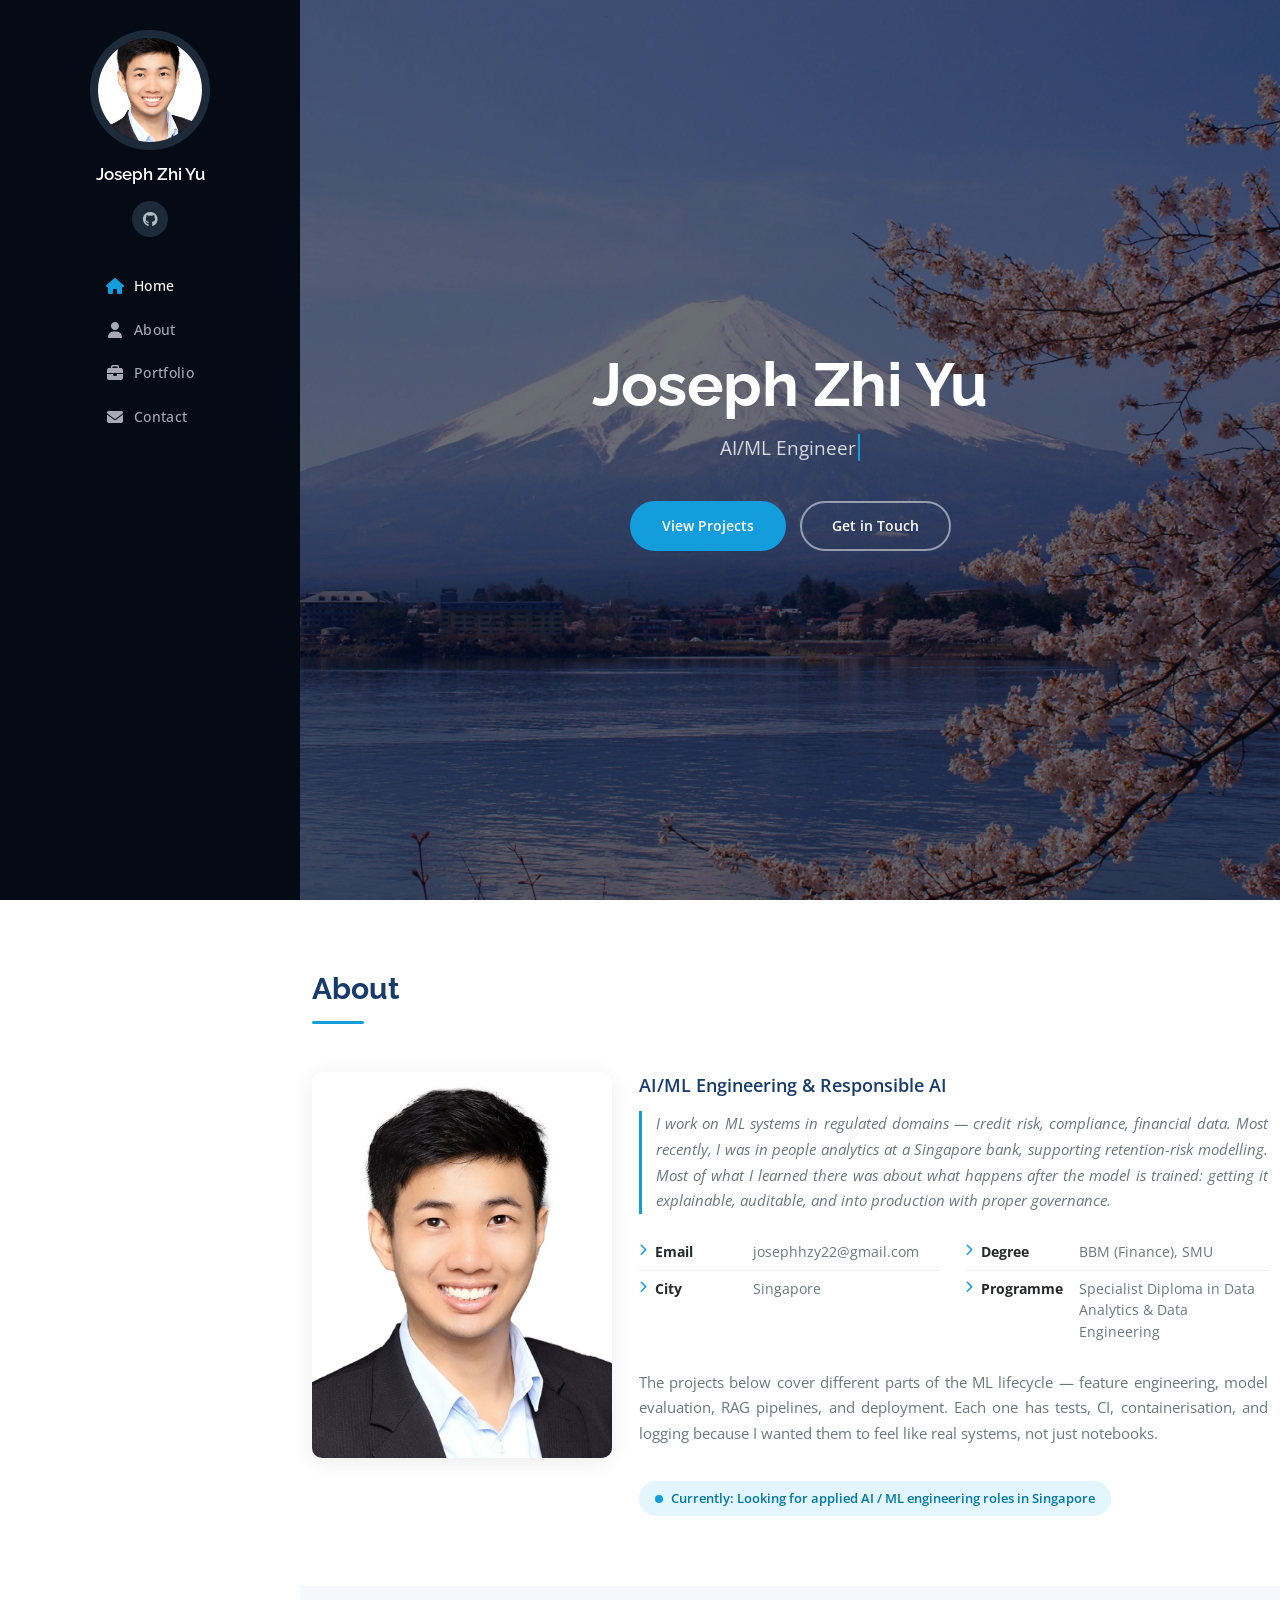
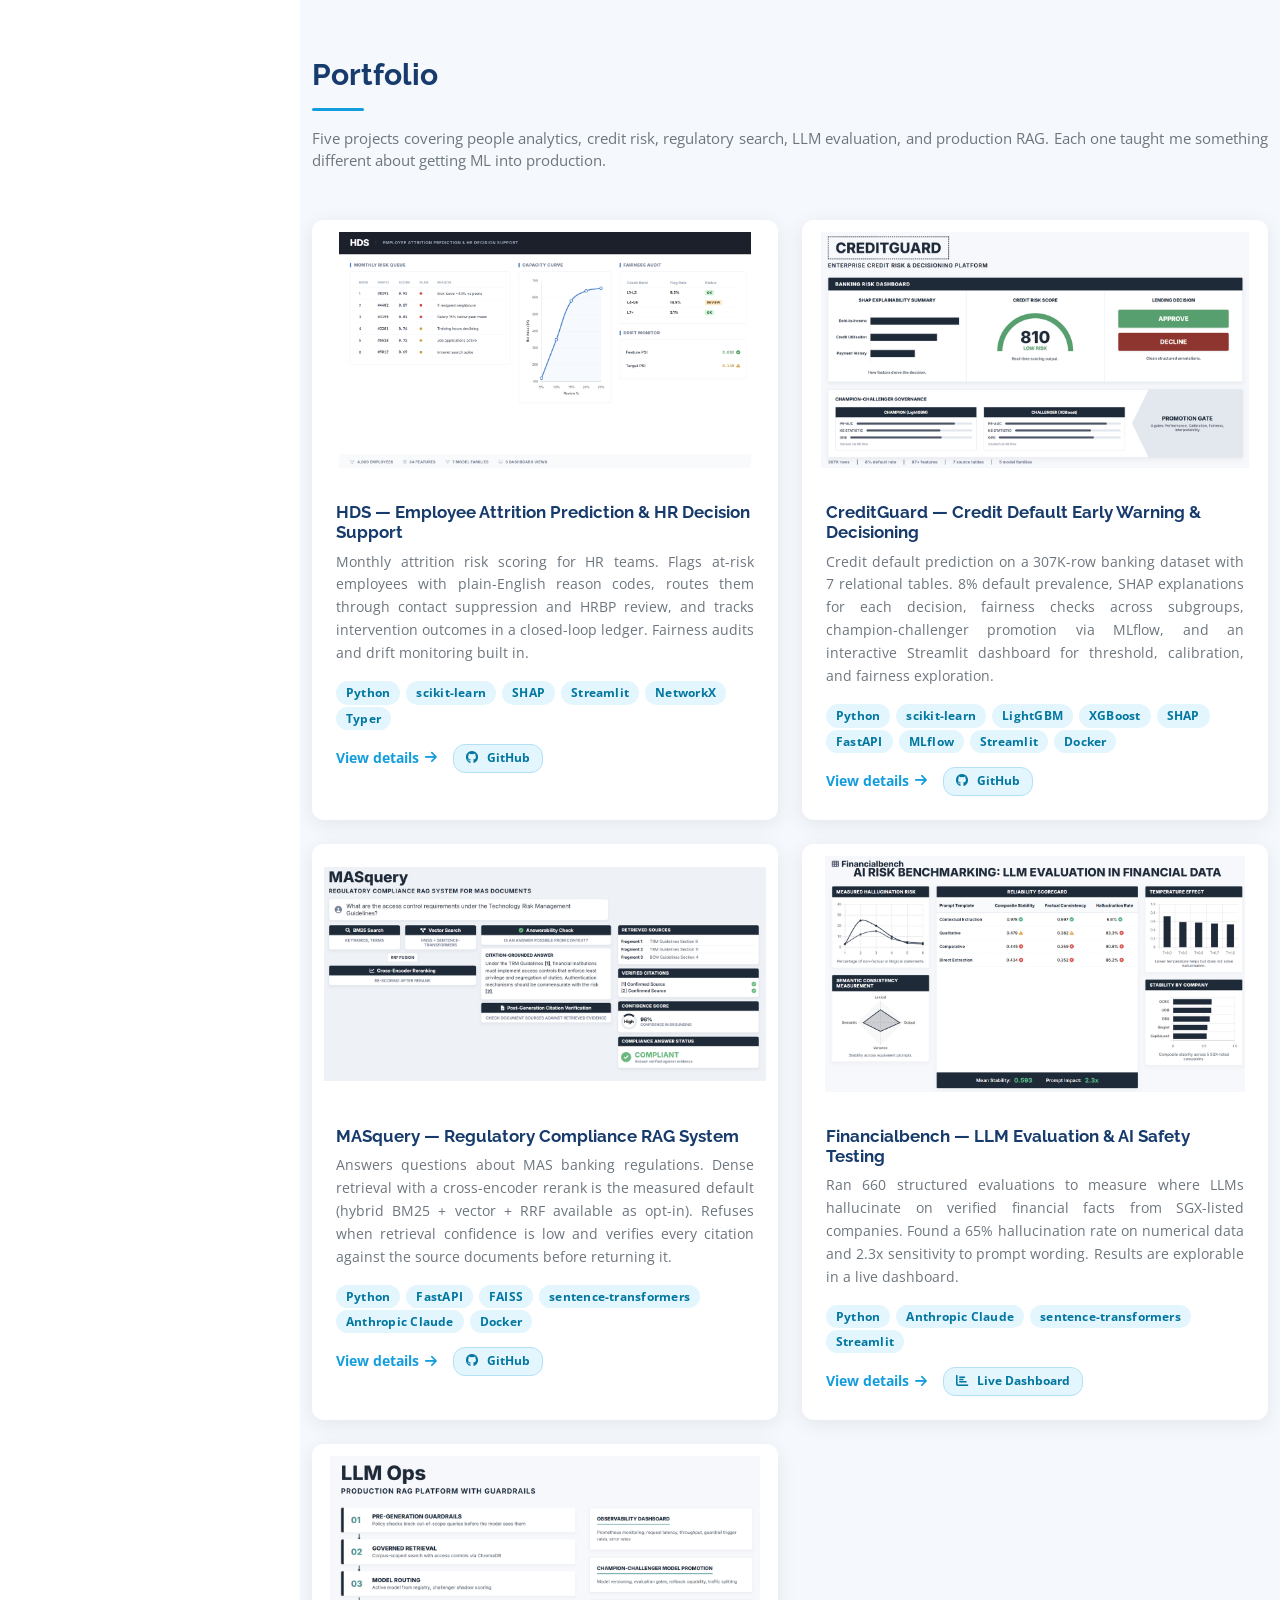
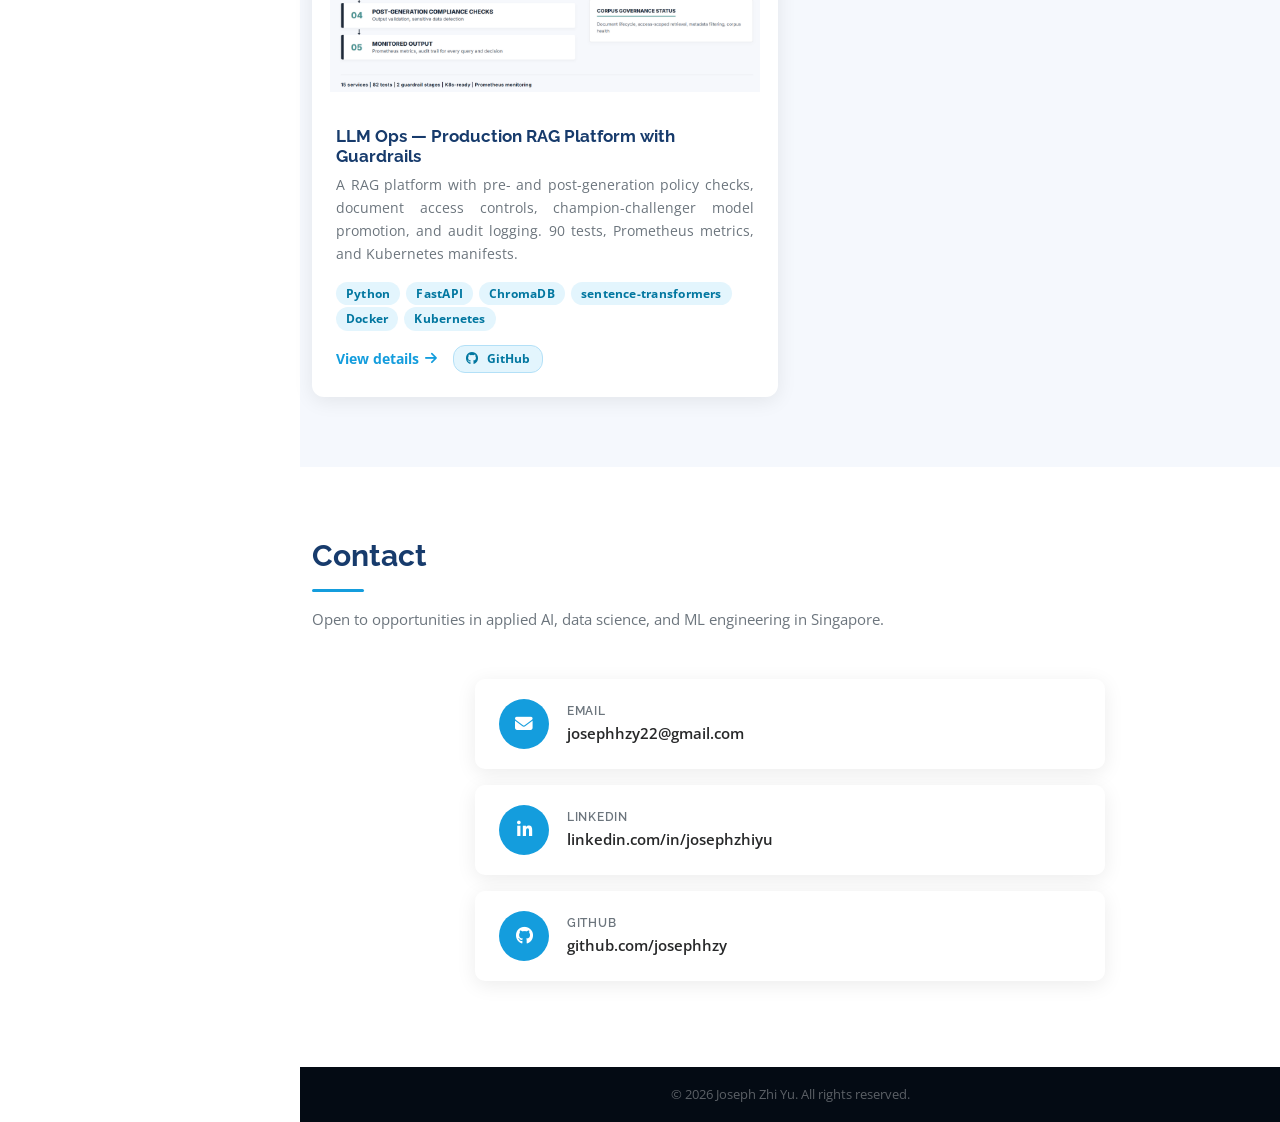
<file: index.html>
<!DOCTYPE html>
<html lang="en">

<head>
  <meta charset="utf-8">
  <meta name="viewport" content="width=device-width, initial-scale=1.0">

  <title>Joseph Zhi Yu — AI/ML Engineering Portfolio</title>
  <meta name="description" content="Portfolio of Joseph Zhi Yu, an AI/ML engineer in Singapore focused on responsible AI, regulated-domain ML, and production AI systems. Projects span credit risk modelling, regulatory RAG, LLM evaluation, and production RAG platforms.">
  <meta name="keywords" content="AI Engineer, ML Engineer, Data Science, Responsible AI, RAG, LLM, Credit Risk, Singapore">
  <meta name="author" content="Joseph Zhi Yu">

  <!-- Open Graph -->
  <meta property="og:title" content="Joseph Zhi Yu — AI/ML Engineering Portfolio">
  <meta property="og:description" content="Production AI systems for regulated domains — credit risk modelling, regulatory RAG, LLM evaluation, and enterprise RAG platforms with guardrails.">
  <meta property="og:image" content="assets/img/joseph-profile.png">
  <meta property="og:type" content="website">

  <!-- Favicons -->
  <link rel="apple-touch-icon" sizes="180x180" href="favicon_io/apple-touch-icon.png">
  <link rel="icon" type="image/png" sizes="32x32" href="favicon_io/favicon-32x32.png">
  <link rel="icon" type="image/png" sizes="16x16" href="favicon_io/favicon-16x16.png">
  <link rel="manifest" href="favicon_io/site.webmanifest">

  <!-- Fonts -->
  <link href="https://fonts.googleapis.com/css2?family=Open+Sans:wght@400;600;700&family=Raleway:wght@400;600;700&display=swap" rel="stylesheet">

  <!-- Icons -->
  <link href="https://cdnjs.cloudflare.com/ajax/libs/font-awesome/6.5.2/css/all.min.css" rel="stylesheet">

  <!-- Bootstrap 5 -->
  <link href="https://cdn.jsdelivr.net/npm/bootstrap@5.3.3/dist/css/bootstrap.min.css" rel="stylesheet">

  <!-- AOS -->
  <link href="https://cdn.jsdelivr.net/npm/aos@2.3.4/dist/aos.css" rel="stylesheet">

  <!-- Custom CSS -->
  <link href="assets/css/style.css" rel="stylesheet">
</head>

<body>

  <!-- Mobile toggle -->
  <button id="sidebar-toggle" aria-label="Toggle navigation">
    <i class="fa-solid fa-bars"></i>
  </button>

  <!-- Sidebar overlay (mobile) -->
  <div id="sidebar-overlay"></div>

  <!-- ======= Sidebar ======= -->
  <aside id="sidebar">
    <div class="profile">
      <img src="assets/img/joseph-profile.png" class="sidebar-photo" alt="Joseph Zhi Yu">
      <div class="sidebar-name"><a href="index.html">Joseph Zhi Yu</a></div>
      <div class="social-links">
        <a href="https://github.com/josephhzy" target="_blank" title="GitHub"><i class="fa-brands fa-github"></i></a>
        <!-- <a href="https://www.linkedin.com/in/josephzhiyu/" target="_blank" title="LinkedIn"><i class="fa-brands fa-linkedin-in"></i></a> -->
        <!-- <a href="https://www.kaggle.com/josephzhiyu" target="_blank" title="Kaggle"><i class="fa-brands fa-kaggle"></i></a> -->
        <!-- <a href="https://leetcode.com/josephhzy/" target="_blank" title="LeetCode"><i class="fa-solid fa-code"></i></a> -->
        <!-- <a href="https://twitter.com/josephh_zy" target="_blank" title="Twitter / X"><i class="fa-brands fa-x-twitter"></i></a> -->
      </div>
    </div>
    <nav>
      <ul class="sidebar-nav">
        <li><a href="#hero" class="active"><i class="fa-solid fa-house"></i> Home</a></li>
        <li><a href="#about"><i class="fa-solid fa-user"></i> About</a></li>
        <li><a href="#portfolio"><i class="fa-solid fa-briefcase"></i> Portfolio</a></li>
        <li><a href="#contact"><i class="fa-solid fa-envelope"></i> Contact</a></li>
      </ul>
    </nav>
  </aside>

  <div id="main">

    <!-- ======= Hero ======= -->
    <section id="hero">
      <div class="hero-content" data-aos="fade-in">
        <h1>Joseph Zhi Yu</h1>
        <p class="hero-subtitle">
          <span data-typed-items="AI/ML Engineer,Data Scientist,Responsible AI,Production AI Systems"></span>
        </p>
        <div class="hero-cta">
          <a href="#portfolio" class="btn-accent">View Projects</a>
          <a href="#contact" class="btn-outline-light-custom">Get in Touch</a>
        </div>
      </div>
    </section>

    <!-- ======= About ======= -->
    <section id="about" class="section-pad">
      <div class="container">
        <div class="section-title" data-aos="fade-up">
          <h2>About</h2>
        </div>
        <div class="row align-items-start">
          <div class="col-lg-4 text-center text-lg-start mb-4 mb-lg-0" data-aos="fade-right">
            <img src="assets/img/joseph-profile.png" class="about-photo" alt="Joseph Zhi Yu">
          </div>
          <div class="col-lg-8" data-aos="fade-left">
            <p class="about-role">AI/ML Engineering &amp; Responsible AI</p>
            <p class="about-lead">
              I work on ML systems in regulated domains — credit risk, compliance, financial data. Most
              recently, I was in people analytics at a Singapore bank, supporting retention-risk
              modelling. Most of what I learned there was about what happens after the model is trained:
              getting it explainable, auditable, and into production with proper governance.
            </p>
            <div class="row">
              <div class="col-md-6">
                <ul class="about-info">
                  <li><i class="fa-solid fa-chevron-right"></i> <strong>Email</strong> <span>josephhzy22@gmail.com</span></li>
                  <li><i class="fa-solid fa-chevron-right"></i> <strong>City</strong> <span>Singapore</span></li>
                </ul>
              </div>
              <div class="col-md-6">
                <ul class="about-info">
                  <li><i class="fa-solid fa-chevron-right"></i> <strong>Degree</strong> <span>BBM (Finance), SMU</span></li>
                  <li><i class="fa-solid fa-chevron-right"></i> <strong>Programme</strong> <span>Specialist Diploma in Data Analytics &amp; Data Engineering</span></li>
                </ul>
              </div>
            </div>
            <p class="about-body">
              The projects below cover different parts of the ML lifecycle — feature engineering,
              model evaluation, RAG pipelines, and deployment. Each one has tests, CI, containerisation,
              and logging because I wanted them to feel like real systems, not just notebooks.
            </p>
            <div class="now-badge">
              <span class="now-dot"></span>
              Currently: Looking for applied AI / ML engineering roles in Singapore
            </div>
          </div>
        </div>
      </div>
    </section>

    <!-- ======= Portfolio ======= -->
    <section id="portfolio" class="section-pad section-alt">
      <div class="container">
        <div class="section-title" data-aos="fade-up">
          <h2>Portfolio</h2>
          <p>
            Five projects covering people analytics, credit risk, regulatory search, LLM evaluation, and
            production RAG. Each one taught me something different about getting ML into production.
          </p>
        </div>
        <div class="row g-4">

          <div class="col-md-6" data-aos="fade-up" data-aos-delay="100">
            <div class="project-card">
              <img src="assets/img/portfolio/hds-preview.png" class="project-card-img" alt="HDS">
              <div class="project-card-body">
                <h4>HDS — Employee Attrition Prediction &amp; HR Decision Support</h4>
                <p>Monthly attrition risk scoring for HR teams. Flags at-risk employees with
                   plain-English reason codes, routes them through contact suppression and HRBP
                   review, and tracks intervention outcomes in a closed-loop ledger. Fairness
                   audits and drift monitoring built in.</p>
                <div class="tag-list">
                  <span class="tag">Python</span>
                  <span class="tag">scikit-learn</span>
                  <span class="tag">SHAP</span>
                  <span class="tag">Streamlit</span>
                  <span class="tag">NetworkX</span>
                  <span class="tag">Typer</span>
                </div>
                <div class="d-flex align-items-center gap-3 flex-wrap mt-1">
                  <a href="hds-details.html" class="card-arrow-link">View details <i class="fa-solid fa-arrow-right"></i></a>
                  <a href="https://github.com/josephhzy/hds" target="_blank" class="card-demo-link"><i class="fa-brands fa-github me-1"></i>GitHub</a>
                </div>
              </div>
            </div>
          </div>

          <div class="col-md-6" data-aos="fade-up" data-aos-delay="200">
            <div class="project-card">
              <img src="assets/img/portfolio/creditguard-preview.png" class="project-card-img" alt="CreditGuard">
              <div class="project-card-body">
                <h4>CreditGuard — Credit Default Early Warning &amp; Decisioning</h4>
                <p>Credit default prediction on a 307K-row banking dataset with 7 relational tables.
                   8% default prevalence, SHAP explanations for each decision, fairness checks across
                   subgroups, champion-challenger promotion via MLflow, and an interactive Streamlit
                   dashboard for threshold, calibration, and fairness exploration.</p>
                <div class="tag-list">
                  <span class="tag">Python</span>
                  <span class="tag">scikit-learn</span>
                  <span class="tag">LightGBM</span>
                  <span class="tag">XGBoost</span>
                  <span class="tag">SHAP</span>
                  <span class="tag">FastAPI</span>
                  <span class="tag">MLflow</span>
                  <span class="tag">Streamlit</span>
                  <span class="tag">Docker</span>
                </div>
                <div class="d-flex align-items-center gap-3 flex-wrap mt-1">
                  <a href="creditguard-details.html" class="card-arrow-link">View details <i class="fa-solid fa-arrow-right"></i></a>
                  <a href="https://github.com/josephhzy/creditguard" target="_blank" class="card-demo-link"><i class="fa-brands fa-github me-1"></i>GitHub</a>
                </div>
              </div>
            </div>
          </div>

          <div class="col-md-6" data-aos="fade-up" data-aos-delay="300">
            <div class="project-card">
              <img src="assets/img/portfolio/masquery-preview.png" class="project-card-img" alt="MASquery">
              <div class="project-card-body">
                <h4>MASquery — Regulatory Compliance RAG System</h4>
                <p>Answers questions about MAS banking regulations. Dense retrieval with a cross-encoder
                   rerank is the measured default (hybrid BM25 + vector + RRF available as opt-in).
                   Refuses when retrieval confidence is low and verifies every citation against the source
                   documents before returning it.</p>
                <div class="tag-list">
                  <span class="tag">Python</span>
                  <span class="tag">FastAPI</span>
                  <span class="tag">FAISS</span>
                  <span class="tag">sentence-transformers</span>
                  <span class="tag">Anthropic Claude</span>
                  <span class="tag">Docker</span>
                </div>
                <div class="d-flex align-items-center gap-3 flex-wrap mt-1">
                  <a href="rag-details.html" class="card-arrow-link">View details <i class="fa-solid fa-arrow-right"></i></a>
                  <a href="https://github.com/josephhzy/MASquery" target="_blank" class="card-demo-link"><i class="fa-brands fa-github me-1"></i>GitHub</a>
                </div>
              </div>
            </div>
          </div>

          <div class="col-md-6" data-aos="fade-up" data-aos-delay="400">
            <div class="project-card">
              <img src="assets/img/portfolio/finbench-preview.png" class="project-card-img" alt="Financialbench">
              <div class="project-card-body">
                <h4>Financialbench — LLM Evaluation &amp; AI Safety Testing</h4>
                <p>Ran 660 structured evaluations to measure where LLMs hallucinate on verified financial
                   facts from SGX-listed companies. Found a 65% hallucination rate on numerical data and
                   2.3x sensitivity to prompt wording. Results are explorable in a live dashboard.</p>
                <div class="tag-list">
                  <span class="tag">Python</span>
                  <span class="tag">Anthropic Claude</span>
                  <span class="tag">sentence-transformers</span>
                  <span class="tag">Streamlit</span>
                </div>
                <div class="d-flex align-items-center gap-3 flex-wrap mt-1">
                  <a href="financialbench-details.html" class="card-arrow-link">View details <i class="fa-solid fa-arrow-right"></i></a>
                  <a href="https://llm-finbench.streamlit.app/" target="_blank" class="card-demo-link"><i class="fa-solid fa-chart-bar me-1"></i>Live Dashboard</a>
                </div>
              </div>
            </div>
          </div>

          <div class="col-md-6" data-aos="fade-up" data-aos-delay="500">
            <div class="project-card">
              <img src="assets/img/portfolio/llm-ops-preview.png" class="project-card-img" alt="LLM Ops">
              <div class="project-card-body">
                <h4>LLM Ops — Production RAG Platform with Guardrails</h4>
                <p>A RAG platform with pre- and post-generation policy checks, document access controls,
                   champion-challenger model promotion, and audit logging. 90 tests, Prometheus metrics,
                   and Kubernetes manifests.</p>
                <div class="tag-list">
                  <span class="tag">Python</span>
                  <span class="tag">FastAPI</span>
                  <span class="tag">ChromaDB</span>
                  <span class="tag">sentence-transformers</span>
                  <span class="tag">Docker</span>
                  <span class="tag">Kubernetes</span>
                </div>
                <div class="d-flex align-items-center gap-3 flex-wrap mt-1">
                  <a href="llm-ops-details.html" class="card-arrow-link">View details <i class="fa-solid fa-arrow-right"></i></a>
                  <a href="https://github.com/josephhzy/LLMOps" target="_blank" class="card-demo-link"><i class="fa-brands fa-github me-1"></i>GitHub</a>
                </div>
              </div>
            </div>
          </div>

        </div>
      </div>
    </section>

    <!-- ======= Contact ======= -->
    <section id="contact" class="section-pad">
      <div class="container">
        <div class="section-title" data-aos="fade-up">
          <h2>Contact</h2>
          <p>Open to opportunities in applied AI, data science, and ML engineering in Singapore.</p>
        </div>
        <div class="row justify-content-center">
          <div class="col-lg-8">
            <div class="contact-item" data-aos="fade-up" data-aos-delay="100">
              <div class="contact-icon"><i class="fa-solid fa-envelope"></i></div>
              <div class="contact-text">
                <h5>Email</h5>
                <p><a href="mailto:josephhzy22@gmail.com">josephhzy22@gmail.com</a></p>
              </div>
            </div>
            <div class="contact-item" data-aos="fade-up" data-aos-delay="200">
              <div class="contact-icon"><i class="fa-brands fa-linkedin-in"></i></div>
              <div class="contact-text">
                <h5>LinkedIn</h5>
                <p><a href="https://www.linkedin.com/in/josephzhiyu/" target="_blank">linkedin.com/in/josephzhiyu</a></p>
              </div>
            </div>
            <div class="contact-item" data-aos="fade-up" data-aos-delay="300">
              <div class="contact-icon"><i class="fa-brands fa-github"></i></div>
              <div class="contact-text">
                <h5>GitHub</h5>
                <p><a href="https://github.com/josephhzy" target="_blank">github.com/josephhzy</a></p>
              </div>
            </div>
          </div>
        </div>
      </div>
    </section>

    <footer>
      <p class="mb-0">&copy; 2026 Joseph Zhi Yu. All rights reserved.</p>
    </footer>

  </div><!-- End #main -->

  <button class="back-to-top" aria-label="Back to top">
    <i class="fa-solid fa-chevron-up"></i>
  </button>

  <script src="https://cdn.jsdelivr.net/npm/bootstrap@5.3.3/dist/js/bootstrap.bundle.min.js"></script>
  <script src="https://cdn.jsdelivr.net/npm/aos@2.3.4/dist/aos.js"></script>
  <script src="assets/js/main.js"></script>

</body>
</html>
</file>
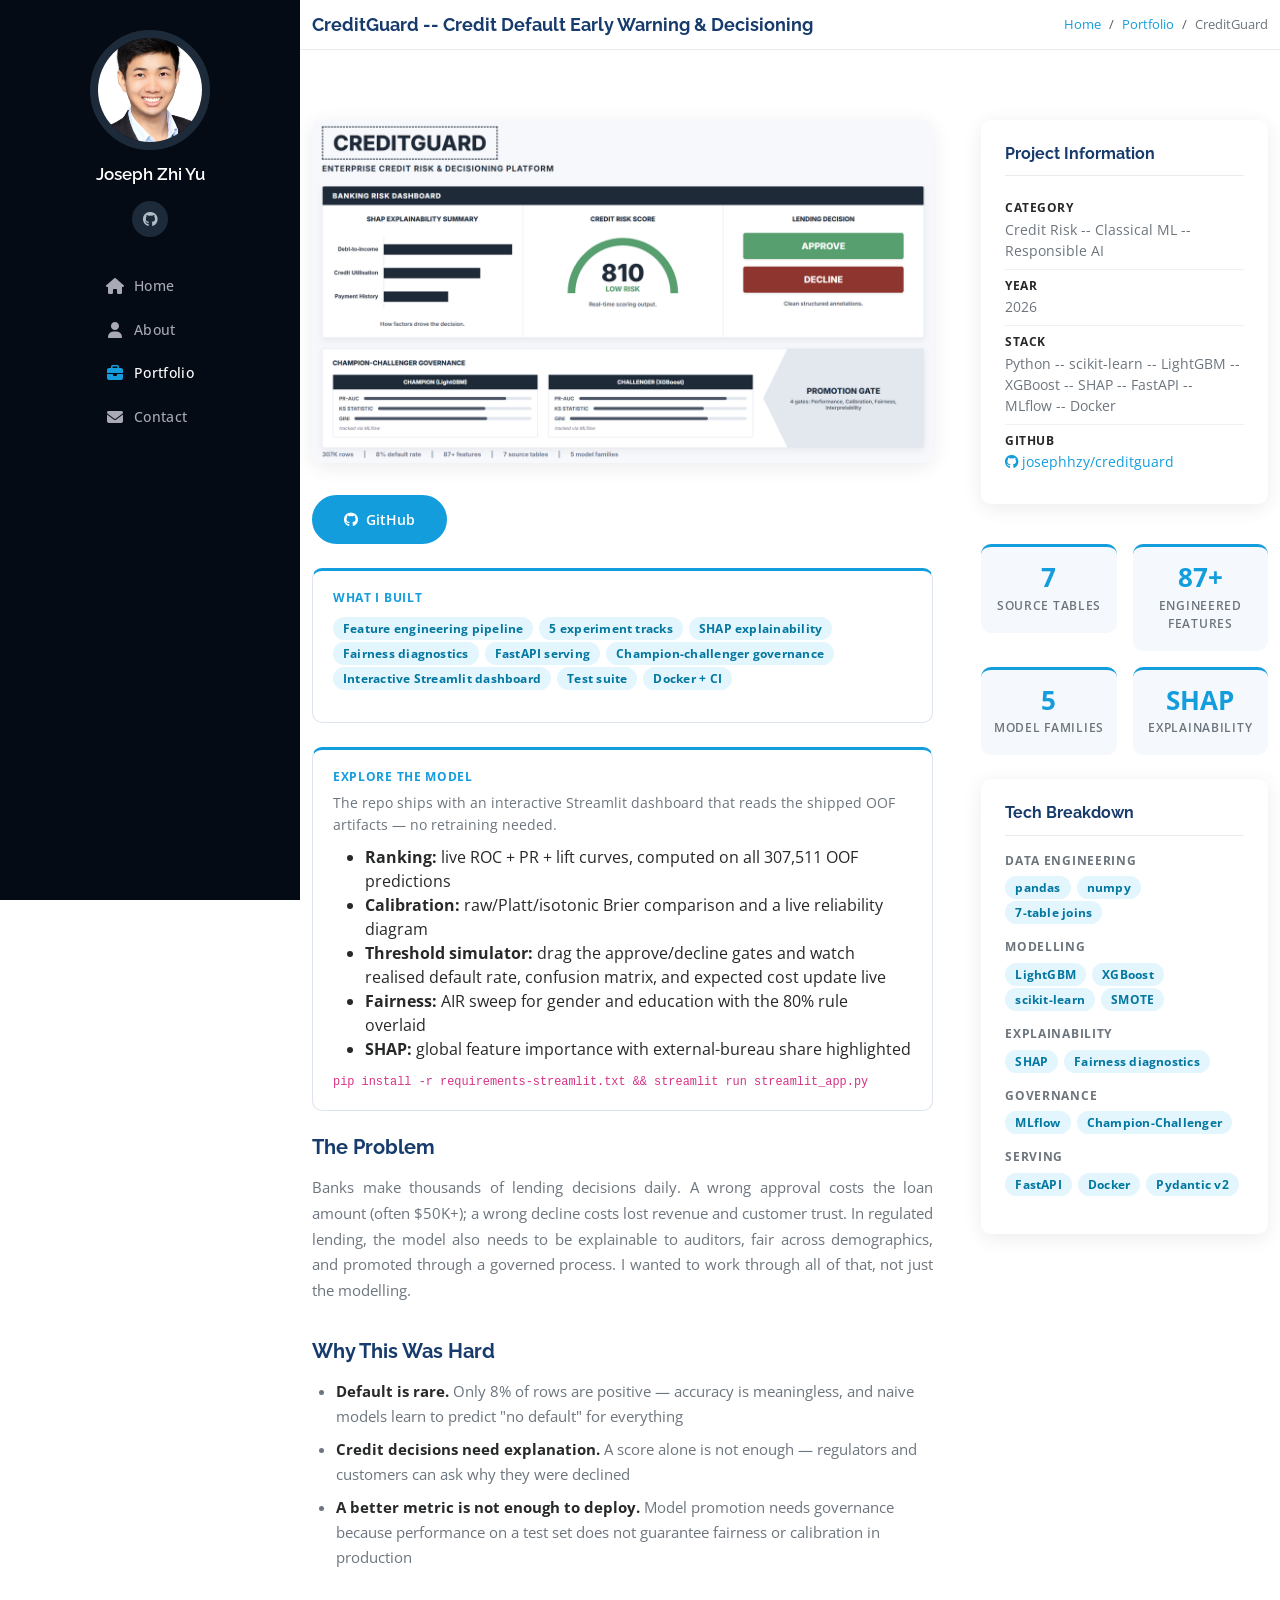
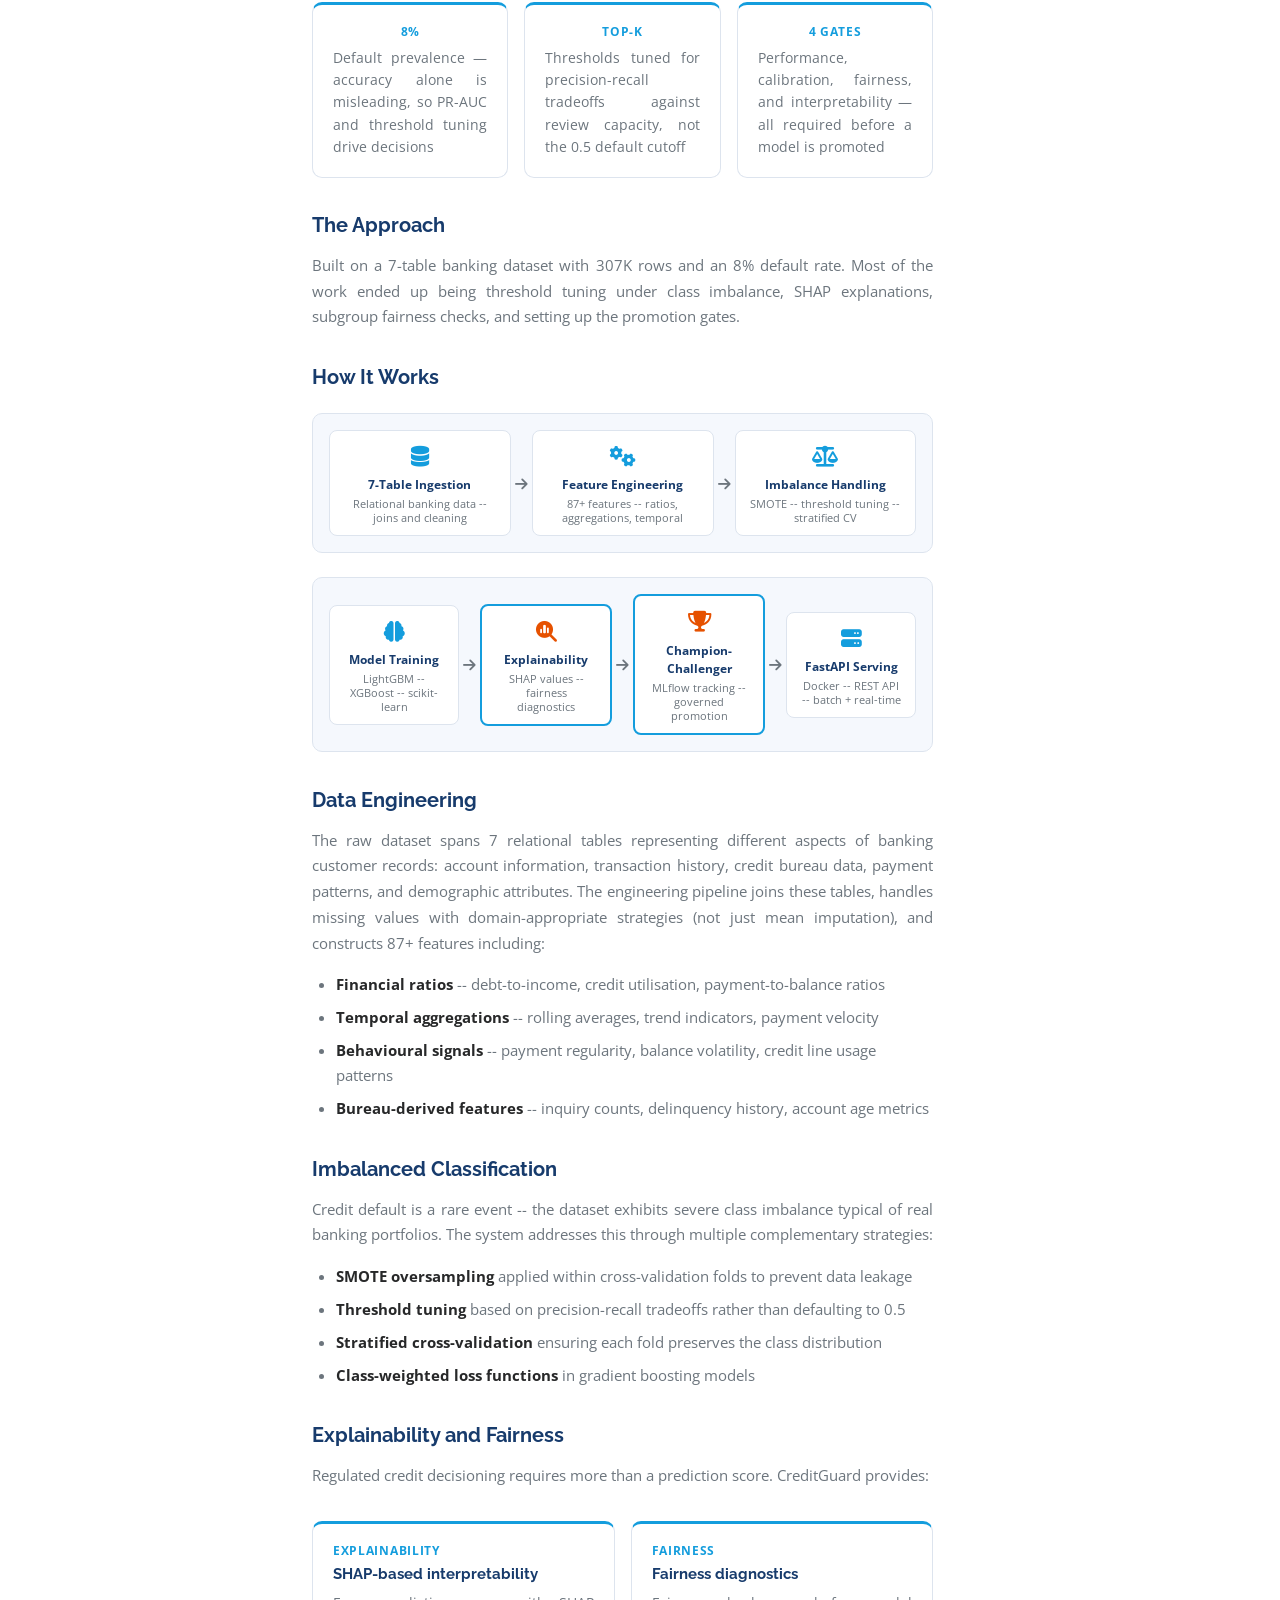
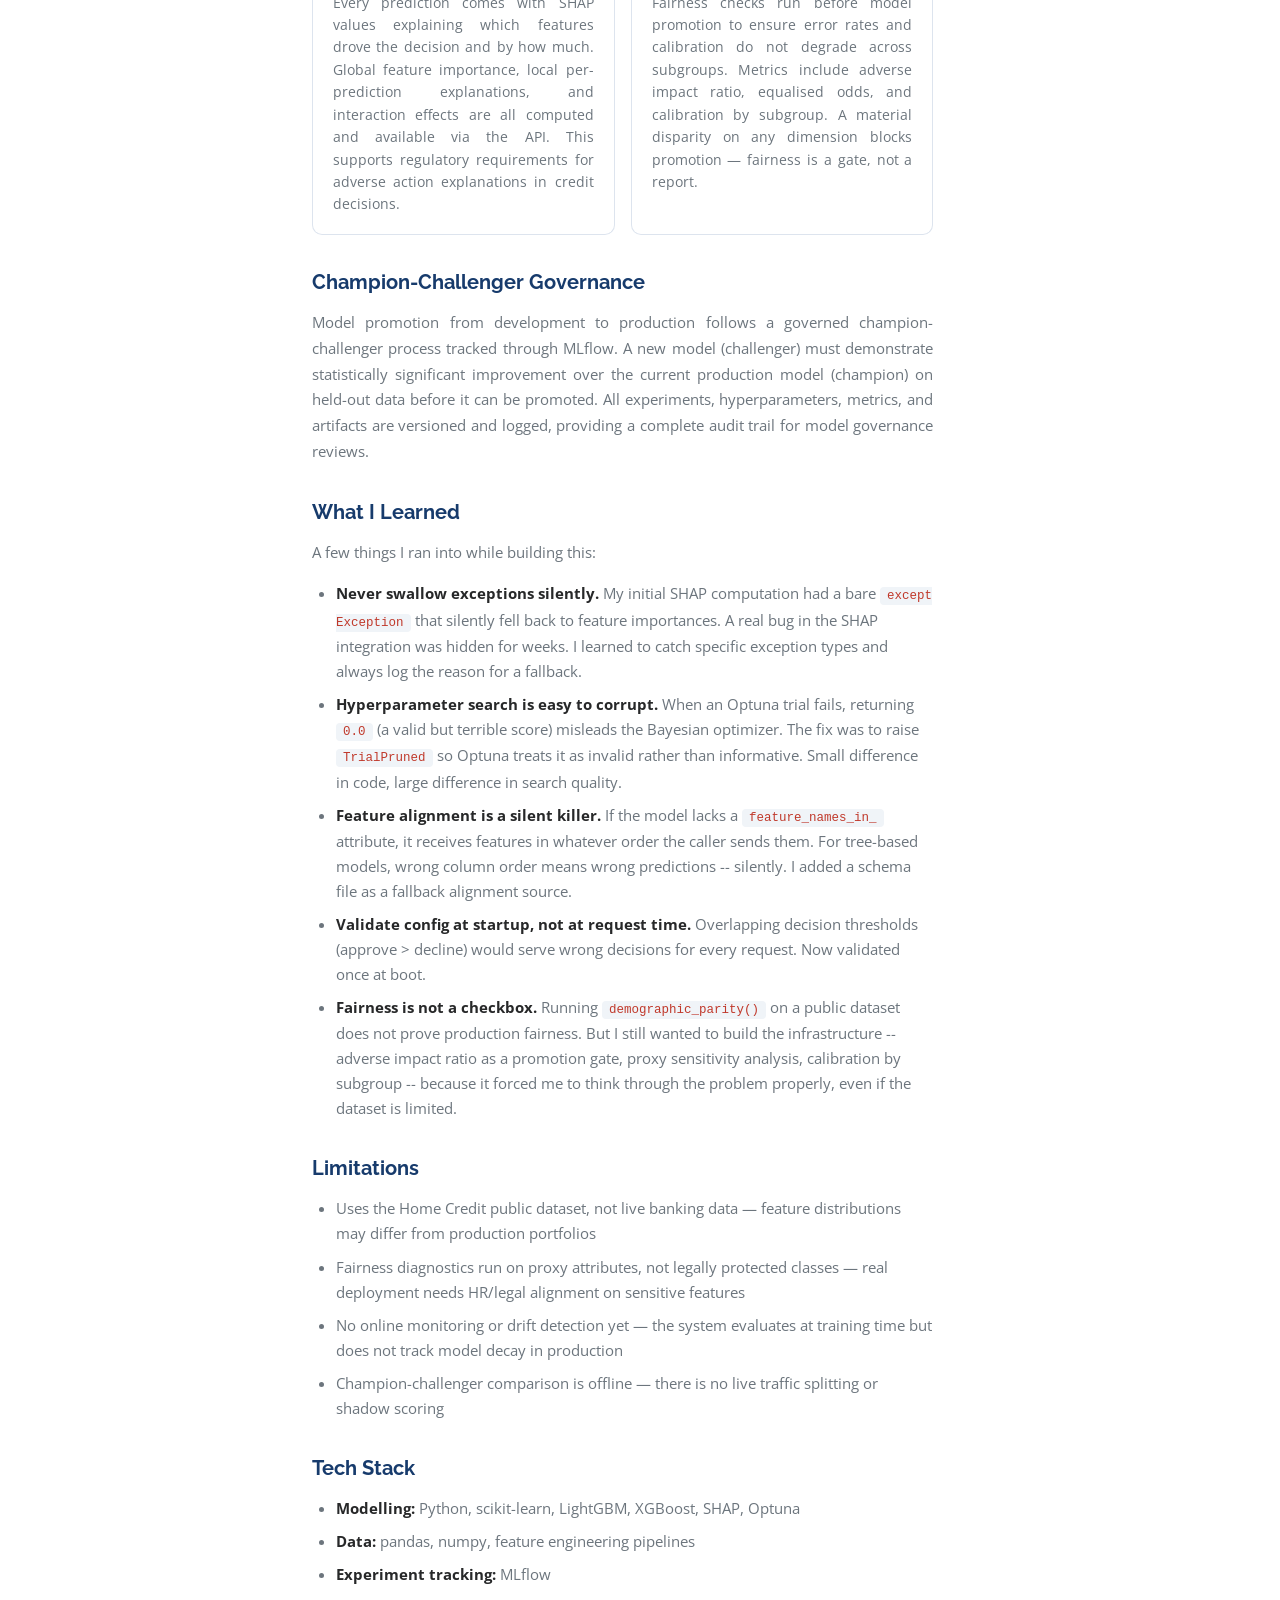
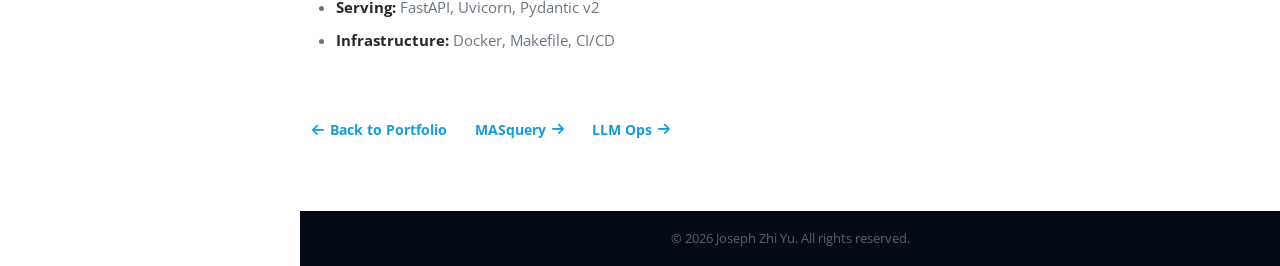
<file: creditguard-details.html>
<!DOCTYPE html>
<html lang="en">

<head>
  <meta charset="utf-8">
  <meta name="viewport" content="width=device-width, initial-scale=1.0">
  <title>CreditGuard — Credit Default Early Warning &amp; Decisioning — Joseph Zhi Yu</title>
  <meta name="description" content="End-to-end credit risk ML system with 87+ engineered features, SHAP explainability, fairness diagnostics, and champion-challenger governance. FastAPI serving with MLflow tracking.">

  <link rel="apple-touch-icon" sizes="180x180" href="favicon_io/apple-touch-icon.png">
  <link rel="icon" type="image/png" sizes="32x32" href="favicon_io/favicon-32x32.png">
  <link rel="icon" type="image/png" sizes="16x16" href="favicon_io/favicon-16x16.png">
  <link rel="manifest" href="favicon_io/site.webmanifest">
  <link href="https://fonts.googleapis.com/css2?family=Open+Sans:wght@400;600;700&family=Raleway:wght@400;600;700&display=swap" rel="stylesheet">
  <link href="https://cdnjs.cloudflare.com/ajax/libs/font-awesome/6.5.2/css/all.min.css" rel="stylesheet">
  <link href="https://cdn.jsdelivr.net/npm/bootstrap@5.3.3/dist/css/bootstrap.min.css" rel="stylesheet">
  <link href="https://cdn.jsdelivr.net/npm/aos@2.3.4/dist/aos.css" rel="stylesheet">
  <link href="assets/css/style.css" rel="stylesheet">
</head>

<body>

  <button id="sidebar-toggle" aria-label="Toggle navigation">
    <i class="fa-solid fa-bars"></i>
  </button>
  <div id="sidebar-overlay"></div>

  <aside id="sidebar">
    <div class="profile">
      <img src="assets/img/joseph-profile.png" class="sidebar-photo" alt="Joseph Zhi Yu">
      <div class="sidebar-name"><a href="index.html">Joseph Zhi Yu</a></div>
      <div class="social-links">
        <a href="https://github.com/josephhzy" target="_blank" title="GitHub"><i class="fa-brands fa-github"></i></a>
      </div>
    </div>
    <nav>
      <ul class="sidebar-nav">
        <li><a href="index.html#hero"><i class="fa-solid fa-house"></i> Home</a></li>
        <li><a href="index.html#about"><i class="fa-solid fa-user"></i> About</a></li>
        <li><a href="index.html#portfolio" class="active"><i class="fa-solid fa-briefcase"></i> Portfolio</a></li>
        <li><a href="index.html#contact"><i class="fa-solid fa-envelope"></i> Contact</a></li>
      </ul>
    </nav>
  </aside>

  <div id="main">

    <!-- Breadcrumb -->
    <div class="breadcrumb-bar">
      <div class="container d-flex justify-content-between align-items-center flex-wrap gap-2">
        <h2>CreditGuard -- Credit Default Early Warning &amp; Decisioning</h2>
        <nav aria-label="breadcrumb">
          <ol class="breadcrumb mb-0">
            <li class="breadcrumb-item"><a href="index.html">Home</a></li>
            <li class="breadcrumb-item"><a href="index.html#portfolio">Portfolio</a></li>
            <li class="breadcrumb-item active">CreditGuard</li>
          </ol>
        </nav>
      </div>
    </div>

    <!-- Detail Content -->
    <section class="section-pad">
      <div class="container">
        <div class="row g-5">

          <!-- Left: main content -->
          <div class="col-lg-8" data-aos="fade-up">
            <img src="assets/img/portfolio/creditguard-preview.png" class="project-main-img" alt="CreditGuard - Credit Default Early Warning & Decisioning">

            <!-- CTA -->
            <div class="demo-cta-bar mb-4">
              <a href="https://github.com/josephhzy/creditguard" target="_blank" class="btn-accent me-3">
                <i class="fa-brands fa-github me-1"></i> GitHub
              </a>
            </div>

            <!-- My Contribution -->
            <div class="safeguard-card mb-4">
              <div class="safeguard-num">What I Built</div>
              <div class="tag-list mt-2">
                <span class="tag">Feature engineering pipeline</span>
                <span class="tag">5 experiment tracks</span>
                <span class="tag">SHAP explainability</span>
                <span class="tag">Fairness diagnostics</span>
                <span class="tag">FastAPI serving</span>
                <span class="tag">Champion-challenger governance</span>
                <span class="tag">Interactive Streamlit dashboard</span>
                <span class="tag">Test suite</span>
                <span class="tag">Docker + CI</span>
              </div>
            </div>

            <!-- Dashboard callout -->
            <div class="safeguard-card mb-4">
              <div class="safeguard-num">Explore the Model</div>
              <p class="mb-2">
                The repo ships with an interactive Streamlit dashboard that reads the shipped OOF artifacts — no retraining needed.
              </p>
              <ul class="mb-2">
                <li><strong>Ranking:</strong> live ROC + PR + lift curves, computed on all 307,511 OOF predictions</li>
                <li><strong>Calibration:</strong> raw/Platt/isotonic Brier comparison and a live reliability diagram</li>
                <li><strong>Threshold simulator:</strong> drag the approve/decline gates and watch realised default rate, confusion matrix, and expected cost update live</li>
                <li><strong>Fairness:</strong> AIR sweep for gender and education with the 80% rule overlaid</li>
                <li><strong>SHAP:</strong> global feature importance with external-bureau share highlighted</li>
              </ul>
              <p class="mb-0"><code>pip install -r requirements-streamlit.txt &amp;&amp; streamlit run streamlit_app.py</code></p>
            </div>

            <div class="project-description">

              <h2>The Problem</h2>
              <p>
                Banks make thousands of lending decisions daily. A wrong approval costs the loan amount
                (often $50K+); a wrong decline costs lost revenue and customer trust. In regulated lending,
                the model also needs to be explainable to auditors, fair across demographics, and promoted
                through a governed process. I wanted to work through all of that, not just the modelling.
              </p>

              <h2>Why This Was Hard</h2>
              <ul>
                <li><strong>Default is rare.</strong> Only 8% of rows are positive — accuracy is meaningless, and naive models learn to predict "no default" for everything</li>
                <li><strong>Credit decisions need explanation.</strong> A score alone is not enough — regulators and customers can ask why they were declined</li>
                <li><strong>A better metric is not enough to deploy.</strong> Model promotion needs governance because performance on a test set does not guarantee fairness or calibration in production</li>
              </ul>

              <div class="row g-3 my-3">
                <div class="col-md-4">
                  <div class="safeguard-card text-center">
                    <div class="safeguard-num">8%</div>
                    <p>Default prevalence — accuracy alone is misleading, so PR-AUC and threshold tuning drive decisions</p>
                  </div>
                </div>
                <div class="col-md-4">
                  <div class="safeguard-card text-center">
                    <div class="safeguard-num">Top-k</div>
                    <p>Thresholds tuned for precision-recall tradeoffs against review capacity, not the 0.5 default cutoff</p>
                  </div>
                </div>
                <div class="col-md-4">
                  <div class="safeguard-card text-center">
                    <div class="safeguard-num">4 gates</div>
                    <p>Performance, calibration, fairness, and interpretability — all required before a model is promoted</p>
                  </div>
                </div>
              </div>

              <h2>The Approach</h2>
              <p>
                Built on a 7-table banking dataset with 307K rows and an 8% default rate.
                Most of the work ended up being threshold tuning under class imbalance,
                SHAP explanations, subgroup fairness checks, and setting up the promotion gates.
              </p>

              <h2>How It Works</h2>

              <!-- Architecture diagram -->
              <div class="arch-diagram my-4">
                <div class="arch-stage">
                  <div class="arch-icon"><i class="fa-solid fa-database"></i></div>
                  <div class="arch-label">7-Table Ingestion</div>
                  <div class="arch-sub">Relational banking data -- joins and cleaning</div>
                </div>
                <div class="arch-arrow"><i class="fa-solid fa-arrow-right"></i></div>
                <div class="arch-stage">
                  <div class="arch-icon"><i class="fa-solid fa-gears"></i></div>
                  <div class="arch-label">Feature Engineering</div>
                  <div class="arch-sub">87+ features -- ratios, aggregations, temporal</div>
                </div>
                <div class="arch-arrow"><i class="fa-solid fa-arrow-right"></i></div>
                <div class="arch-stage">
                  <div class="arch-icon"><i class="fa-solid fa-scale-balanced"></i></div>
                  <div class="arch-label">Imbalance Handling</div>
                  <div class="arch-sub">SMOTE -- threshold tuning -- stratified CV</div>
                </div>
              </div>

              <div class="arch-diagram my-3">
                <div class="arch-stage">
                  <div class="arch-icon"><i class="fa-solid fa-brain"></i></div>
                  <div class="arch-label">Model Training</div>
                  <div class="arch-sub">LightGBM -- XGBoost -- scikit-learn</div>
                </div>
                <div class="arch-arrow"><i class="fa-solid fa-arrow-right"></i></div>
                <div class="arch-stage arch-stage--safeguard">
                  <div class="arch-icon"><i class="fa-solid fa-magnifying-glass-chart"></i></div>
                  <div class="arch-label">Explainability</div>
                  <div class="arch-sub">SHAP values -- fairness diagnostics</div>
                </div>
                <div class="arch-arrow"><i class="fa-solid fa-arrow-right"></i></div>
                <div class="arch-stage arch-stage--safeguard">
                  <div class="arch-icon"><i class="fa-solid fa-trophy"></i></div>
                  <div class="arch-label">Champion-Challenger</div>
                  <div class="arch-sub">MLflow tracking -- governed promotion</div>
                </div>
                <div class="arch-arrow"><i class="fa-solid fa-arrow-right"></i></div>
                <div class="arch-stage">
                  <div class="arch-icon"><i class="fa-solid fa-server"></i></div>
                  <div class="arch-label">FastAPI Serving</div>
                  <div class="arch-sub">Docker -- REST API -- batch + real-time</div>
                </div>
              </div>

              <h2>Data Engineering</h2>
              <p>
                The raw dataset spans 7 relational tables representing different aspects of banking customer
                records: account information, transaction history, credit bureau data, payment patterns, and
                demographic attributes. The engineering pipeline joins these tables, handles missing values
                with domain-appropriate strategies (not just mean imputation), and constructs 87+ features
                including:
              </p>
              <ul>
                <li><strong>Financial ratios</strong> -- debt-to-income, credit utilisation, payment-to-balance ratios</li>
                <li><strong>Temporal aggregations</strong> -- rolling averages, trend indicators, payment velocity</li>
                <li><strong>Behavioural signals</strong> -- payment regularity, balance volatility, credit line usage patterns</li>
                <li><strong>Bureau-derived features</strong> -- inquiry counts, delinquency history, account age metrics</li>
              </ul>

              <h2>Imbalanced Classification</h2>
              <p>
                Credit default is a rare event -- the dataset exhibits severe class imbalance typical of
                real banking portfolios. The system addresses this through multiple complementary strategies:
              </p>
              <ul>
                <li><strong>SMOTE oversampling</strong> applied within cross-validation folds to prevent data leakage</li>
                <li><strong>Threshold tuning</strong> based on precision-recall tradeoffs rather than defaulting to 0.5</li>
                <li><strong>Stratified cross-validation</strong> ensuring each fold preserves the class distribution</li>
                <li><strong>Class-weighted loss functions</strong> in gradient boosting models</li>
              </ul>

              <h2>Explainability and Fairness</h2>
              <p>
                Regulated credit decisioning requires more than a prediction score. CreditGuard provides:
              </p>
              <div class="row g-3 my-2">
                <div class="col-md-6">
                  <div class="safeguard-card">
                    <div class="safeguard-num">Explainability</div>
                    <h5>SHAP-based interpretability</h5>
                    <p>
                      Every prediction comes with SHAP values explaining which features drove the decision
                      and by how much. Global feature importance, local per-prediction explanations, and
                      interaction effects are all computed and available via the API. This supports regulatory
                      requirements for adverse action explanations in credit decisions.
                    </p>
                  </div>
                </div>
                <div class="col-md-6">
                  <div class="safeguard-card">
                    <div class="safeguard-num">Fairness</div>
                    <h5>Fairness diagnostics</h5>
                    <p>
                      Fairness checks run before model promotion to ensure error rates and calibration
                      do not degrade across subgroups. Metrics include adverse impact ratio, equalised odds,
                      and calibration by subgroup. A material disparity on any dimension blocks promotion —
                      fairness is a gate, not a report.
                    </p>
                  </div>
                </div>
              </div>

              <h2>Champion-Challenger Governance</h2>
              <p>
                Model promotion from development to production follows a governed champion-challenger process
                tracked through MLflow. A new model (challenger) must demonstrate statistically significant
                improvement over the current production model (champion) on held-out data before it can be
                promoted. All experiments, hyperparameters, metrics, and artifacts are versioned and logged,
                providing a complete audit trail for model governance reviews.
              </p>

              <h2>What I Learned</h2>
              <p>
                A few things I ran into while building this:
              </p>
              <ul>
                <li>
                  <strong>Never swallow exceptions silently.</strong> My initial SHAP computation had a bare
                  <code>except Exception</code> that silently fell back to feature importances. A real bug in
                  the SHAP integration was hidden for weeks. I learned to catch specific exception types and
                  always log the reason for a fallback.
                </li>
                <li>
                  <strong>Hyperparameter search is easy to corrupt.</strong> When an Optuna trial fails, returning
                  <code>0.0</code> (a valid but terrible score) misleads the Bayesian optimizer. The fix was to
                  raise <code>TrialPruned</code> so Optuna treats it as invalid rather than informative. Small
                  difference in code, large difference in search quality.
                </li>
                <li>
                  <strong>Feature alignment is a silent killer.</strong> If the model lacks a
                  <code>feature_names_in_</code> attribute, it receives features in whatever order the caller
                  sends them. For tree-based models, wrong column order means wrong predictions -- silently.
                  I added a schema file as a fallback alignment source.
                </li>
                <li>
                  <strong>Validate config at startup, not at request time.</strong> Overlapping decision thresholds
                  (approve > decline) would serve wrong decisions for every request. Now validated once at boot.
                </li>
                <li>
                  <strong>Fairness is not a checkbox.</strong> Running <code>demographic_parity()</code> on a public
                  dataset does not prove production fairness. But I still wanted to build the infrastructure --
                  adverse impact ratio as a promotion gate, proxy sensitivity analysis, calibration by subgroup --
                  because it forced me to think through the problem properly, even if the dataset is limited.
                </li>
              </ul>

              <h2>Limitations</h2>
              <ul>
                <li>Uses the Home Credit public dataset, not live banking data — feature distributions may differ from production portfolios</li>
                <li>Fairness diagnostics run on proxy attributes, not legally protected classes — real deployment needs HR/legal alignment on sensitive features</li>
                <li>No online monitoring or drift detection yet — the system evaluates at training time but does not track model decay in production</li>
                <li>Champion-challenger comparison is offline — there is no live traffic splitting or shadow scoring</li>
              </ul>

              <h2>Tech Stack</h2>
              <ul>
                <li><strong>Modelling:</strong> Python, scikit-learn, LightGBM, XGBoost, SHAP, Optuna</li>
                <li><strong>Data:</strong> pandas, numpy, feature engineering pipelines</li>
                <li><strong>Experiment tracking:</strong> MLflow</li>
                <li><strong>Serving:</strong> FastAPI, Uvicorn, Pydantic v2</li>
                <li><strong>Infrastructure:</strong> Docker, Makefile, CI/CD</li>
              </ul>

            </div>
          </div>

          <!-- Right: project info card -->
          <div class="col-lg-4" data-aos="fade-left" data-aos-delay="100">
            <div class="project-info-card">
              <h3>Project Information</h3>
              <ul class="project-info-list">
                <li><strong>Category</strong>Credit Risk -- Classical ML -- Responsible AI</li>
                <li><strong>Year</strong>2026</li>
                <li><strong>Stack</strong>Python -- scikit-learn -- LightGBM -- XGBoost -- SHAP -- FastAPI -- MLflow -- Docker</li>
                <li>
                  <strong>GitHub</strong>
                  <a href="https://github.com/josephhzy/creditguard" target="_blank">
                    <i class="fa-brands fa-github me-1"></i>josephhzy/creditguard
                  </a>
                </li>
              </ul>
            </div>

            <!-- Stat cards -->
            <div class="row g-3 mt-4">
              <div class="col-6">
                <div class="stat-card">
                  <div class="stat-value">7</div>
                  <div class="stat-label">Source Tables</div>
                </div>
              </div>
              <div class="col-6">
                <div class="stat-card">
                  <div class="stat-value">87+</div>
                  <div class="stat-label">Engineered Features</div>
                </div>
              </div>
              <div class="col-6">
                <div class="stat-card">
                  <div class="stat-value">5</div>
                  <div class="stat-label">Model Families</div>
                </div>
              </div>
              <div class="col-6">
                <div class="stat-card">
                  <div class="stat-value">SHAP</div>
                  <div class="stat-label">Explainability</div>
                </div>
              </div>
            </div>

            <!-- Tech breakdown -->
            <div class="project-info-card mt-4">
              <h3>Tech Breakdown</h3>
              <div class="tech-layer">
                <div class="tech-layer-label">Data Engineering</div>
                <div class="tag-list">
                  <span class="tag">pandas</span>
                  <span class="tag">numpy</span>
                  <span class="tag">7-table joins</span>
                </div>
              </div>
              <div class="tech-layer">
                <div class="tech-layer-label">Modelling</div>
                <div class="tag-list">
                  <span class="tag">LightGBM</span>
                  <span class="tag">XGBoost</span>
                  <span class="tag">scikit-learn</span>
                  <span class="tag">SMOTE</span>
                </div>
              </div>
              <div class="tech-layer">
                <div class="tech-layer-label">Explainability</div>
                <div class="tag-list">
                  <span class="tag">SHAP</span>
                  <span class="tag">Fairness diagnostics</span>
                </div>
              </div>
              <div class="tech-layer">
                <div class="tech-layer-label">Governance</div>
                <div class="tag-list">
                  <span class="tag">MLflow</span>
                  <span class="tag">Champion-Challenger</span>
                </div>
              </div>
              <div class="tech-layer">
                <div class="tech-layer-label">Serving</div>
                <div class="tag-list">
                  <span class="tag">FastAPI</span>
                  <span class="tag">Docker</span>
                  <span class="tag">Pydantic v2</span>
                </div>
              </div>
            </div>

          </div>

        </div>

        <div class="mt-5" data-aos="fade-up">
          <a href="index.html#portfolio" class="card-arrow-link">
            <i class="fa-solid fa-arrow-left"></i> Back to Portfolio
          </a>
          <a href="rag-details.html" class="card-arrow-link ms-4">
            MASquery <i class="fa-solid fa-arrow-right"></i>
          </a>
          <a href="llm-ops-details.html" class="card-arrow-link ms-4">
            LLM Ops <i class="fa-solid fa-arrow-right"></i>
          </a>
        </div>

      </div>
    </section>

    <footer>
      <p class="mb-0">&copy; 2026 Joseph Zhi Yu. All rights reserved.</p>
    </footer>

  </div>

  <button class="back-to-top" aria-label="Back to top">
    <i class="fa-solid fa-chevron-up"></i>
  </button>

  <script src="https://cdn.jsdelivr.net/npm/bootstrap@5.3.3/dist/js/bootstrap.bundle.min.js"></script>
  <script src="https://cdn.jsdelivr.net/npm/aos@2.3.4/dist/aos.js"></script>
  <script src="assets/js/main.js"></script>

</body>
</html>
</file>
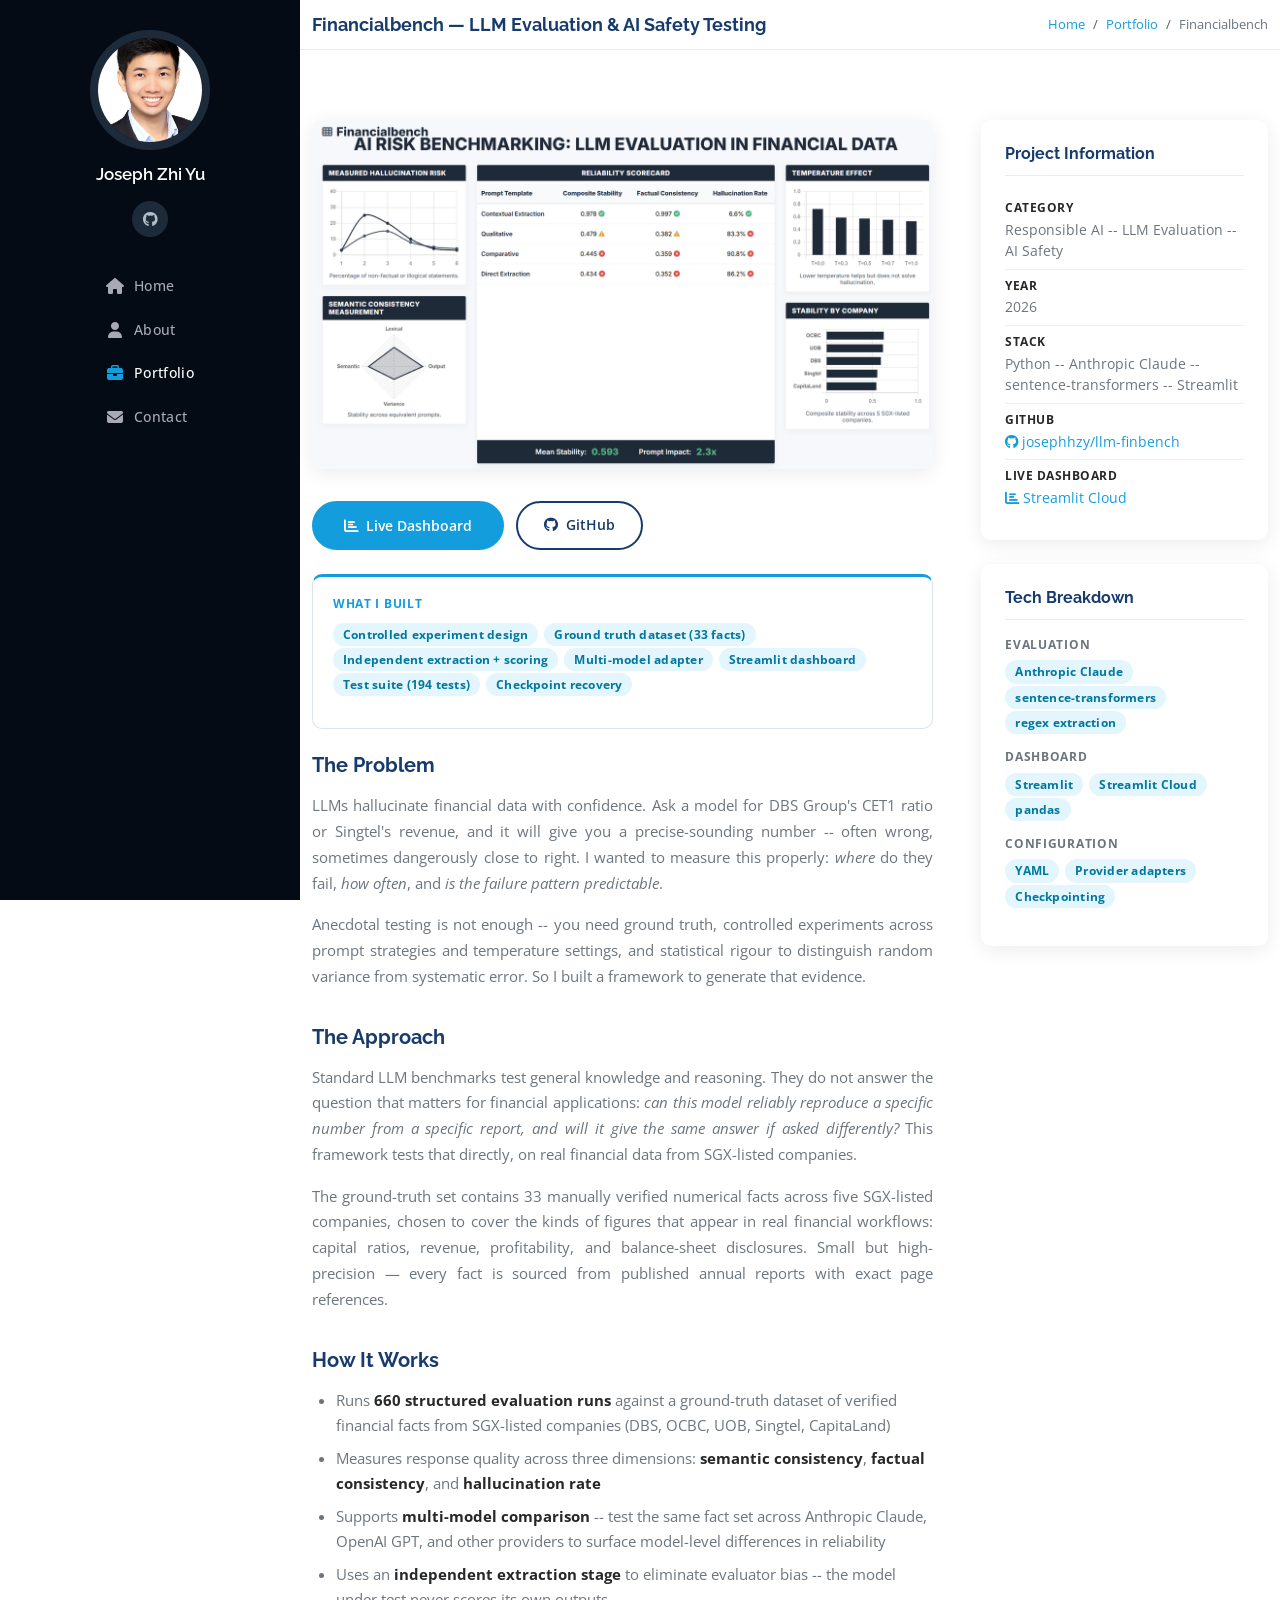
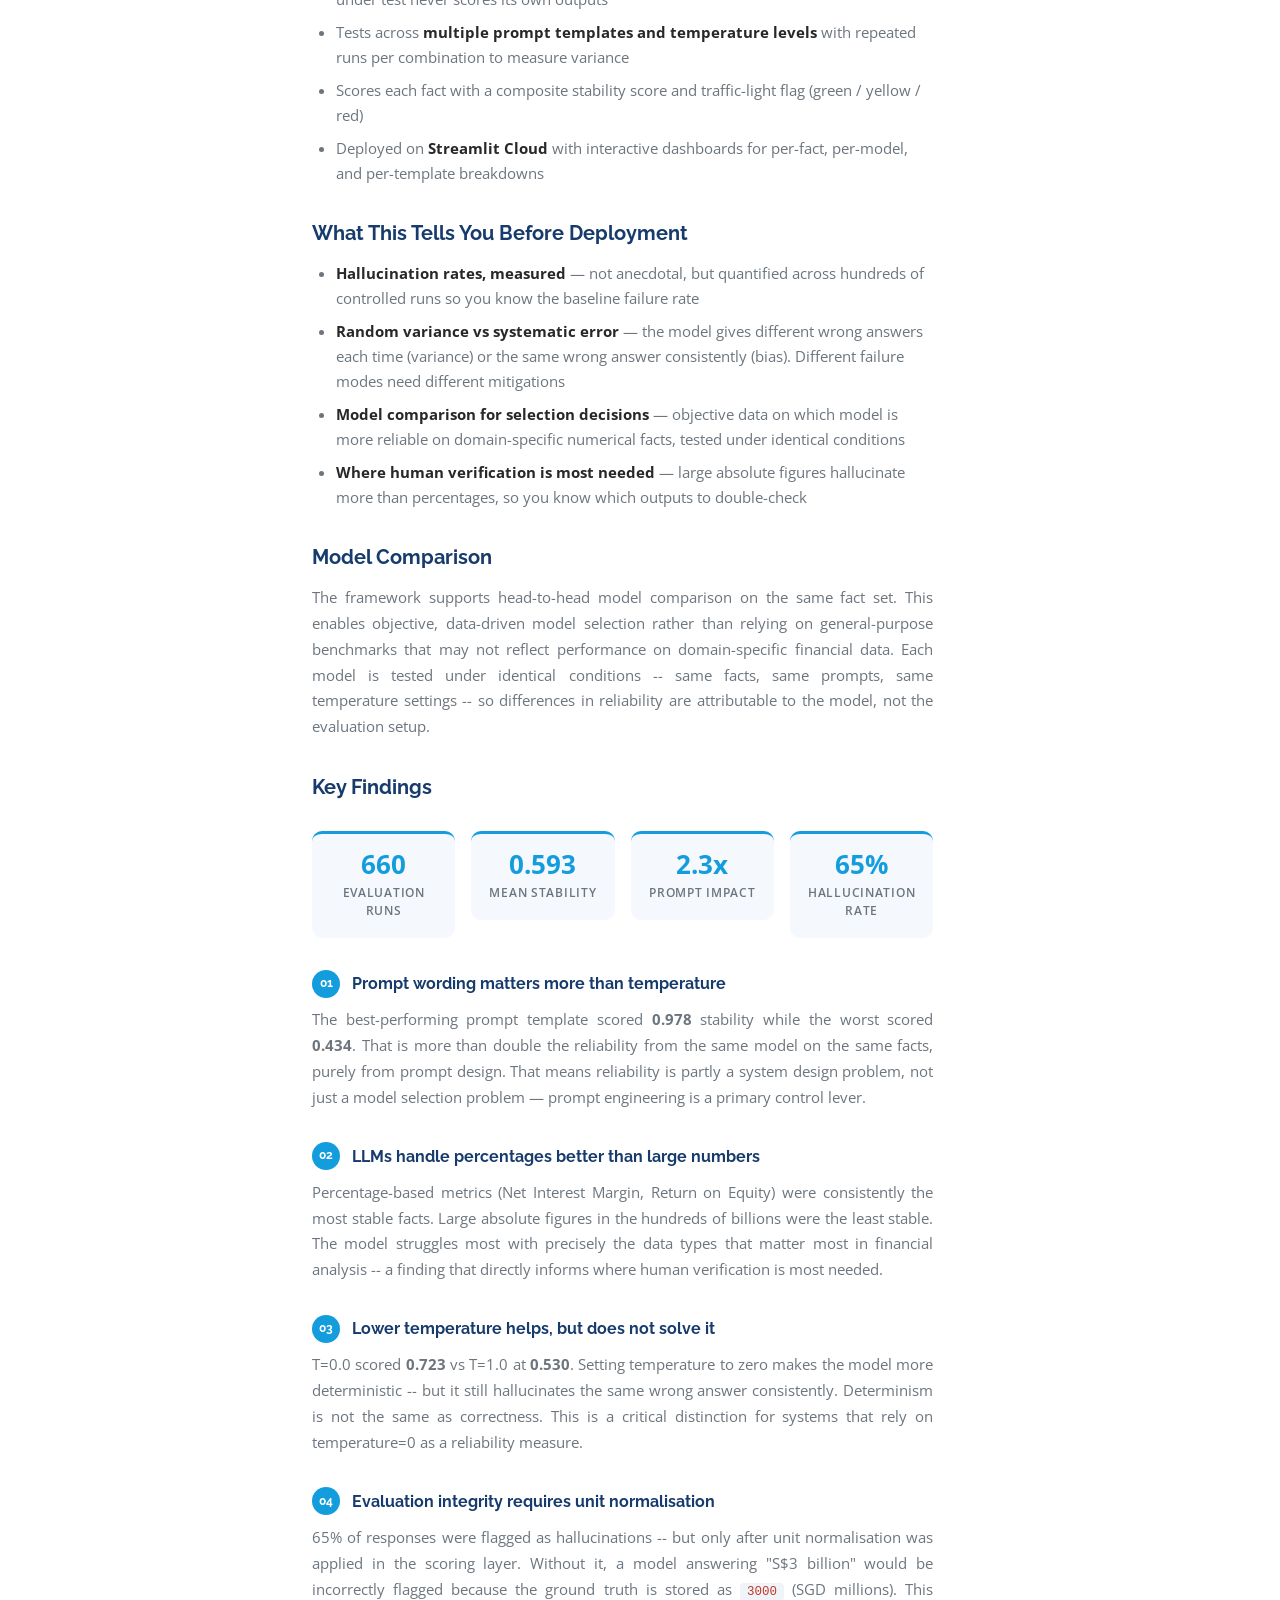
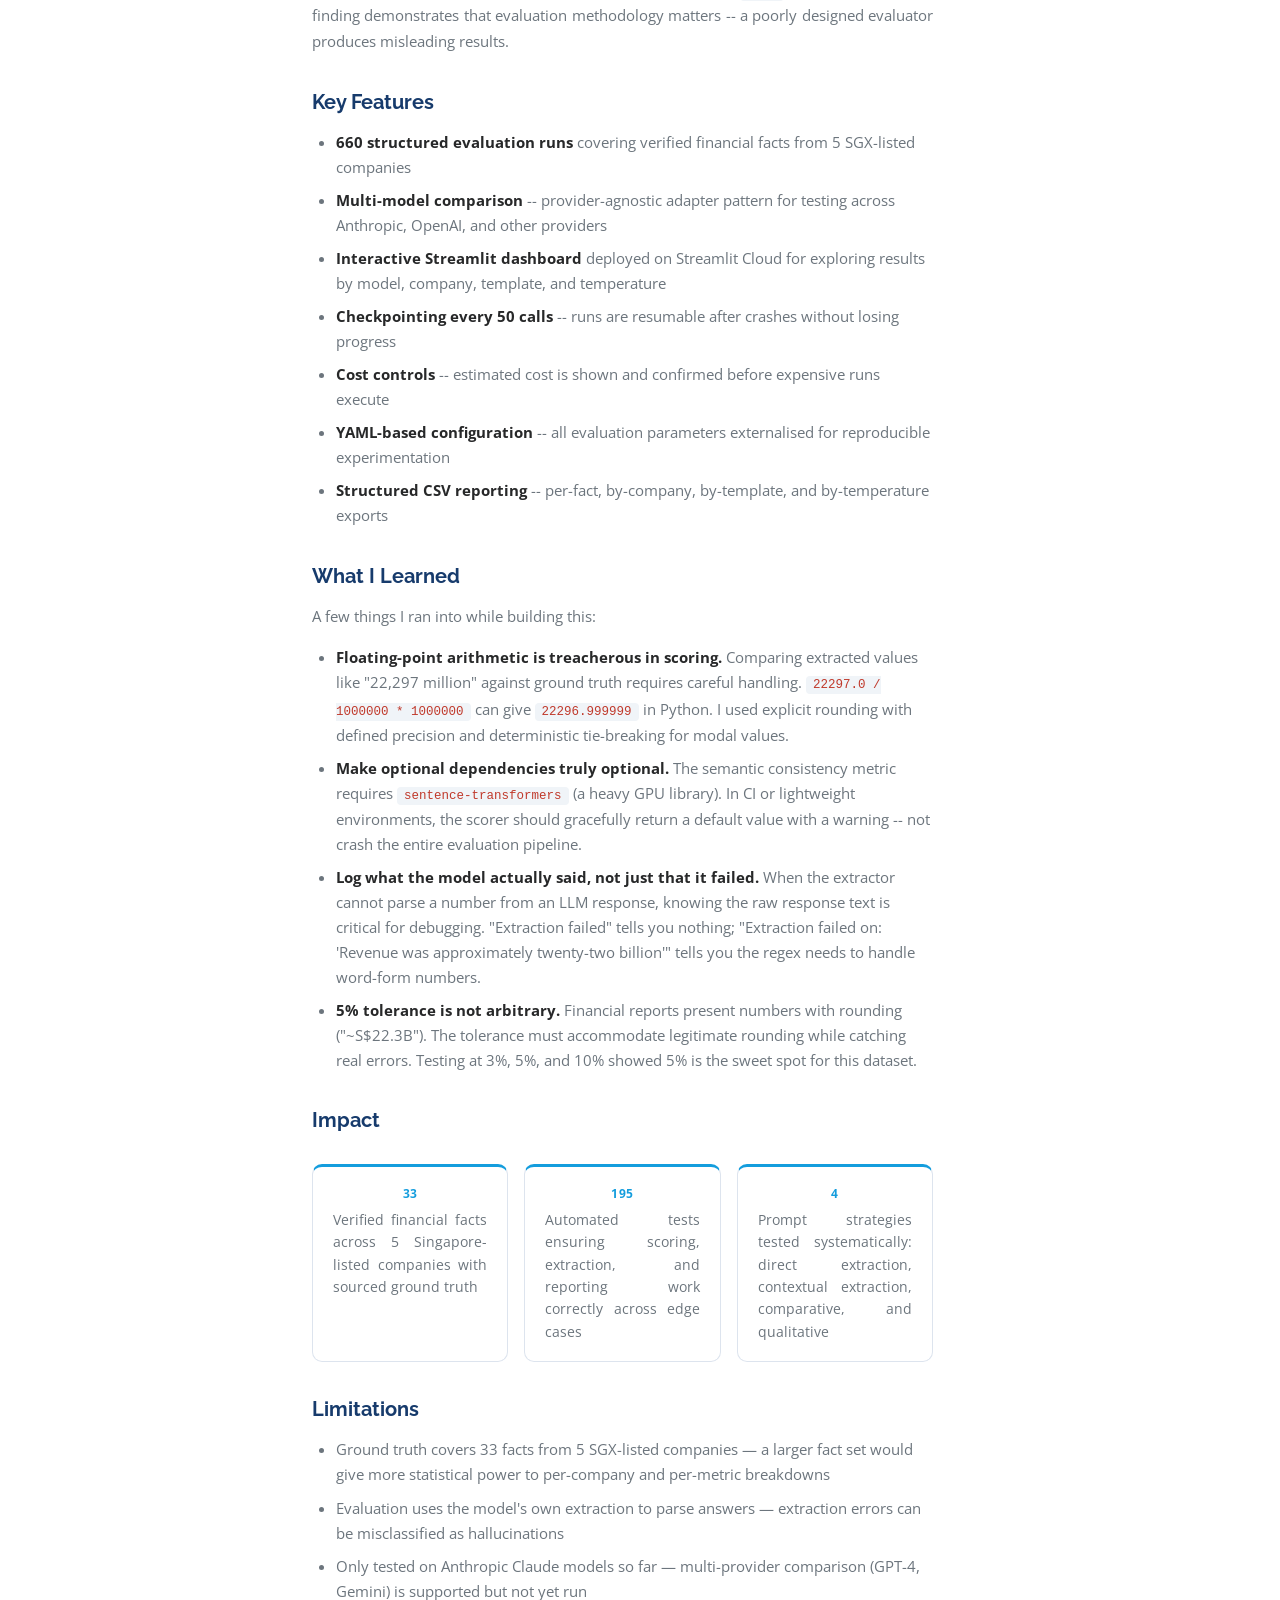
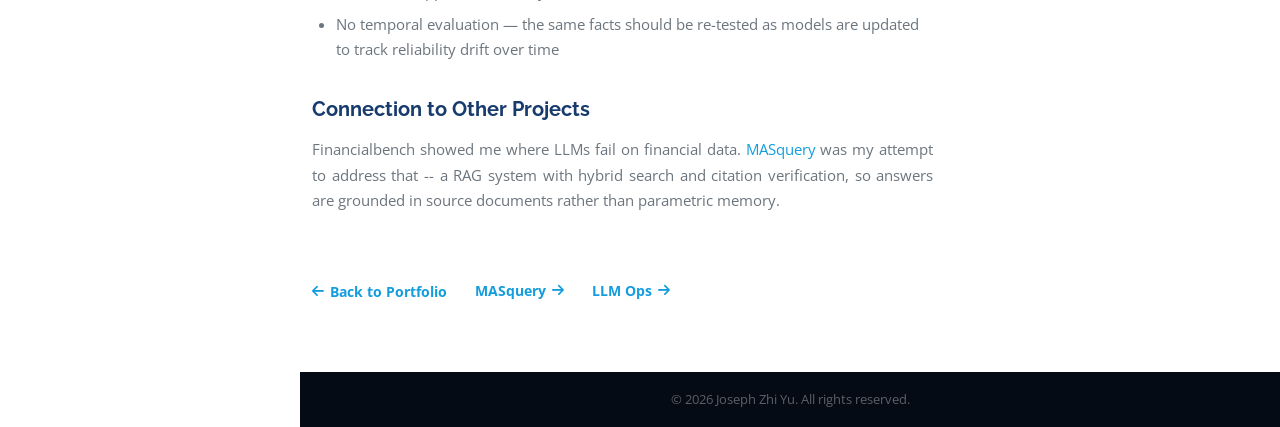
<file: financialbench-details.html>
<!DOCTYPE html>
<html lang="en">

<head>
  <meta charset="utf-8">
  <meta name="viewport" content="width=device-width, initial-scale=1.0">
  <title>Financialbench — LLM Evaluation &amp; AI Safety Testing — Joseph Zhi Yu</title>
  <meta name="description" content="Responsible AI evaluation framework measuring LLM consistency and hallucination rates on financial data. 660 evaluation runs, model comparison, deployed on Streamlit Cloud.">

  <link rel="apple-touch-icon" sizes="180x180" href="favicon_io/apple-touch-icon.png">
  <link rel="icon" type="image/png" sizes="32x32" href="favicon_io/favicon-32x32.png">
  <link rel="icon" type="image/png" sizes="16x16" href="favicon_io/favicon-16x16.png">
  <link rel="manifest" href="favicon_io/site.webmanifest">
  <link href="https://fonts.googleapis.com/css2?family=Open+Sans:wght@400;600;700&family=Raleway:wght@400;600;700&display=swap" rel="stylesheet">
  <link href="https://cdnjs.cloudflare.com/ajax/libs/font-awesome/6.5.2/css/all.min.css" rel="stylesheet">
  <link href="https://cdn.jsdelivr.net/npm/bootstrap@5.3.3/dist/css/bootstrap.min.css" rel="stylesheet">
  <link href="https://cdn.jsdelivr.net/npm/aos@2.3.4/dist/aos.css" rel="stylesheet">
  <link href="assets/css/style.css" rel="stylesheet">
</head>

<body>

  <button id="sidebar-toggle" aria-label="Toggle navigation">
    <i class="fa-solid fa-bars"></i>
  </button>
  <div id="sidebar-overlay"></div>

  <aside id="sidebar">
    <div class="profile">
      <img src="assets/img/joseph-profile.png" class="sidebar-photo" alt="Joseph Zhi Yu">
      <div class="sidebar-name"><a href="index.html">Joseph Zhi Yu</a></div>
      <div class="social-links">
        <a href="https://github.com/josephhzy" target="_blank" title="GitHub"><i class="fa-brands fa-github"></i></a>
        <!-- <a href="https://www.linkedin.com/in/josephzhiyu/" target="_blank" title="LinkedIn"><i class="fa-brands fa-linkedin-in"></i></a> -->
        <!-- <a href="https://www.kaggle.com/josephzhiyu" target="_blank" title="Kaggle"><i class="fa-brands fa-kaggle"></i></a> -->
        <!-- <a href="https://leetcode.com/josephhzy/" target="_blank" title="LeetCode"><i class="fa-solid fa-code"></i></a> -->
        <!-- <a href="https://twitter.com/josephh_zy" target="_blank" title="Twitter / X"><i class="fa-brands fa-x-twitter"></i></a> -->
      </div>
    </div>
    <nav>
      <ul class="sidebar-nav">
        <li><a href="index.html#hero"><i class="fa-solid fa-house"></i> Home</a></li>
        <li><a href="index.html#about"><i class="fa-solid fa-user"></i> About</a></li>
        <li><a href="index.html#portfolio" class="active"><i class="fa-solid fa-briefcase"></i> Portfolio</a></li>
        <li><a href="index.html#contact"><i class="fa-solid fa-envelope"></i> Contact</a></li>
      </ul>
    </nav>
  </aside>

  <div id="main">

    <!-- Breadcrumb -->
    <div class="breadcrumb-bar">
      <div class="container d-flex justify-content-between align-items-center flex-wrap gap-2">
        <h2>Financialbench — LLM Evaluation &amp; AI Safety Testing</h2>
        <nav aria-label="breadcrumb">
          <ol class="breadcrumb mb-0">
            <li class="breadcrumb-item"><a href="index.html">Home</a></li>
            <li class="breadcrumb-item"><a href="index.html#portfolio">Portfolio</a></li>
            <li class="breadcrumb-item active">Financialbench</li>
          </ol>
        </nav>
      </div>
    </div>

    <!-- Detail Content -->
    <section class="section-pad">
      <div class="container">
        <div class="row g-5">

          <!-- Left: image + description -->
          <div class="col-lg-8" data-aos="fade-up">
            <img src="assets/img/portfolio/finbench-preview.png" class="project-main-img" alt="Financialbench - LLM Evaluation and AI Safety Testing">

            <!-- Live demo CTA -->
            <div class="demo-cta-bar mb-4">
              <a href="https://llm-finbench.streamlit.app/" target="_blank" class="btn-accent">
                <i class="fa-solid fa-chart-bar me-1"></i> Live Dashboard
              </a>
              <a href="https://github.com/josephhzy/llm-finbench" target="_blank" class="btn-outline-dark-custom">
                <i class="fa-brands fa-github me-1"></i> GitHub
              </a>
            </div>

            <!-- My Contribution -->
            <div class="safeguard-card mb-4">
              <div class="safeguard-num">What I Built</div>
              <div class="tag-list mt-2">
                <span class="tag">Controlled experiment design</span>
                <span class="tag">Ground truth dataset (33 facts)</span>
                <span class="tag">Independent extraction + scoring</span>
                <span class="tag">Multi-model adapter</span>
                <span class="tag">Streamlit dashboard</span>
                <span class="tag">Test suite (194 tests)</span>
                <span class="tag">Checkpoint recovery</span>
              </div>
            </div>

            <div class="project-description">
              <h2>The Problem</h2>
              <p>
                LLMs hallucinate financial data with confidence. Ask a model for DBS Group's CET1 ratio or
                Singtel's revenue, and it will give you a precise-sounding number -- often wrong, sometimes
                dangerously close to right. I wanted to measure this properly: <em>where</em> do they fail,
                <em>how often</em>, and <em>is the failure pattern predictable</em>.
              </p>
              <p>
                Anecdotal testing is not enough -- you need ground truth, controlled experiments across prompt
                strategies and temperature settings, and statistical rigour to distinguish random variance from
                systematic error. So I built a framework to generate that evidence.
              </p>

              <h2>The Approach</h2>
              <p>
                Standard LLM benchmarks test general knowledge and reasoning. They do not answer the question
                that matters for financial applications: <em>can this model reliably reproduce a specific number
                from a specific report, and will it give the same answer if asked differently?</em> This
                framework tests that directly, on real financial data from SGX-listed companies.
              </p>
              <p>
                The ground-truth set contains 33 manually verified numerical facts across five SGX-listed
                companies, chosen to cover the kinds of figures that appear in real financial workflows:
                capital ratios, revenue, profitability, and balance-sheet disclosures. Small but high-precision —
                every fact is sourced from published annual reports with exact page references.
              </p>

              <h2>How It Works</h2>
              <ul>
                <li>Runs <strong>660 structured evaluation runs</strong> against a ground-truth dataset of verified financial facts from SGX-listed companies (DBS, OCBC, UOB, Singtel, CapitaLand)</li>
                <li>Measures response quality across three dimensions: <strong>semantic consistency</strong>, <strong>factual consistency</strong>, and <strong>hallucination rate</strong></li>
                <li>Supports <strong>multi-model comparison</strong> -- test the same fact set across Anthropic Claude, OpenAI GPT, and other providers to surface model-level differences in reliability</li>
                <li>Uses an <strong>independent extraction stage</strong> to eliminate evaluator bias -- the model under test never scores its own outputs</li>
                <li>Tests across <strong>multiple prompt templates and temperature levels</strong> with repeated runs per combination to measure variance</li>
                <li>Scores each fact with a composite stability score and traffic-light flag (green / yellow / red)</li>
                <li>Deployed on <strong>Streamlit Cloud</strong> with interactive dashboards for per-fact, per-model, and per-template breakdowns</li>
              </ul>

              <h2>What This Tells You Before Deployment</h2>
              <ul>
                <li><strong>Hallucination rates, measured</strong> — not anecdotal, but quantified across hundreds of controlled runs so you know the baseline failure rate</li>
                <li><strong>Random variance vs systematic error</strong> — the model gives different wrong answers each time (variance) or the same wrong answer consistently (bias). Different failure modes need different mitigations</li>
                <li><strong>Model comparison for selection decisions</strong> — objective data on which model is more reliable on domain-specific numerical facts, tested under identical conditions</li>
                <li><strong>Where human verification is most needed</strong> — large absolute figures hallucinate more than percentages, so you know which outputs to double-check</li>
              </ul>

              <h2>Model Comparison</h2>
              <p>
                The framework supports head-to-head model comparison on the same fact set. This enables
                objective, data-driven model selection rather than relying on general-purpose benchmarks
                that may not reflect performance on domain-specific financial data. Each model is tested
                under identical conditions -- same facts, same prompts, same temperature settings -- so
                differences in reliability are attributable to the model, not the evaluation setup.
              </p>

              <h2>Key Findings</h2>

              <!-- Stat cards -->
              <div class="row g-3 my-3">
                <div class="col-6 col-md-3">
                  <div class="stat-card">
                    <div class="stat-value">660</div>
                    <div class="stat-label">Evaluation Runs</div>
                  </div>
                </div>
                <div class="col-6 col-md-3">
                  <div class="stat-card">
                    <div class="stat-value">0.593</div>
                    <div class="stat-label">Mean Stability</div>
                  </div>
                </div>
                <div class="col-6 col-md-3">
                  <div class="stat-card">
                    <div class="stat-value">2.3x</div>
                    <div class="stat-label">Prompt Impact</div>
                  </div>
                </div>
                <div class="col-6 col-md-3">
                  <div class="stat-card">
                    <div class="stat-value">65%</div>
                    <div class="stat-label">Hallucination Rate</div>
                  </div>
                </div>
              </div>

              <h3 class="finding-heading"><span class="finding-num">01</span> Prompt wording matters more than temperature</h3>
              <p>
                The best-performing prompt template scored <strong>0.978</strong> stability while the worst
                scored <strong>0.434</strong>. That is more than double the reliability from the same model on
                the same facts, purely from prompt design. That means reliability is partly a system design
                problem, not just a model selection problem — prompt engineering is a primary control lever.
              </p>

              <h3 class="finding-heading"><span class="finding-num">02</span> LLMs handle percentages better than large numbers</h3>
              <p>
                Percentage-based metrics (Net Interest Margin, Return on Equity) were consistently the most
                stable facts. Large absolute figures in the hundreds of billions were the least stable. The model
                struggles most with precisely the data types that matter most in financial analysis -- a finding
                that directly informs where human verification is most needed.
              </p>

              <h3 class="finding-heading"><span class="finding-num">03</span> Lower temperature helps, but does not solve it</h3>
              <p>
                T=0.0 scored <strong>0.723</strong> vs T=1.0 at <strong>0.530</strong>. Setting temperature to
                zero makes the model more deterministic -- but it still hallucinates the same wrong answer
                consistently. Determinism is not the same as correctness. This is a critical distinction for
                systems that rely on temperature=0 as a reliability measure.
              </p>

              <h3 class="finding-heading"><span class="finding-num">04</span> Evaluation integrity requires unit normalisation</h3>
              <p>
                65% of responses were flagged as hallucinations -- but only after unit normalisation was applied
                in the scoring layer. Without it, a model answering "S$3 billion" would be incorrectly flagged
                because the ground truth is stored as <code>3000</code> (SGD millions). This finding demonstrates
                that evaluation methodology matters -- a poorly designed evaluator produces misleading
                results.
              </p>

              <h2>Key Features</h2>
              <ul>
                <li><strong>660 structured evaluation runs</strong> covering verified financial facts from 5 SGX-listed companies</li>
                <li><strong>Multi-model comparison</strong> -- provider-agnostic adapter pattern for testing across Anthropic, OpenAI, and other providers</li>
                <li><strong>Interactive Streamlit dashboard</strong> deployed on Streamlit Cloud for exploring results by model, company, template, and temperature</li>
                <li><strong>Checkpointing every 50 calls</strong> -- runs are resumable after crashes without losing progress</li>
                <li><strong>Cost controls</strong> -- estimated cost is shown and confirmed before expensive runs execute</li>
                <li><strong>YAML-based configuration</strong> -- all evaluation parameters externalised for reproducible experimentation</li>
                <li><strong>Structured CSV reporting</strong> -- per-fact, by-company, by-template, and by-temperature exports</li>
              </ul>

              <h2>What I Learned</h2>
              <p>A few things I ran into while building this:</p>
              <ul>
                <li>
                  <strong>Floating-point arithmetic is treacherous in scoring.</strong> Comparing extracted values like "22,297 million" against ground truth requires careful handling. <code>22297.0 / 1000000 * 1000000</code> can give <code>22296.999999</code> in Python. I used explicit rounding with defined precision and deterministic tie-breaking for modal values.
                </li>
                <li>
                  <strong>Make optional dependencies truly optional.</strong> The semantic consistency metric requires <code>sentence-transformers</code> (a heavy GPU library). In CI or lightweight environments, the scorer should gracefully return a default value with a warning -- not crash the entire evaluation pipeline.
                </li>
                <li>
                  <strong>Log what the model actually said, not just that it failed.</strong> When the extractor cannot parse a number from an LLM response, knowing the raw response text is critical for debugging. "Extraction failed" tells you nothing; "Extraction failed on: 'Revenue was approximately twenty-two billion'" tells you the regex needs to handle word-form numbers.
                </li>
                <li>
                  <strong>5% tolerance is not arbitrary.</strong> Financial reports present numbers with rounding ("~S$22.3B"). The tolerance must accommodate legitimate rounding while catching real errors. Testing at 3%, 5%, and 10% showed 5% is the sweet spot for this dataset.
                </li>
              </ul>

              <h2>Impact</h2>
              <div class="row g-3 my-2">
                <div class="col-md-4">
                  <div class="safeguard-card text-center">
                    <div class="safeguard-num">33</div>
                    <p>Verified financial facts across 5 Singapore-listed companies with sourced ground truth</p>
                  </div>
                </div>
                <div class="col-md-4">
                  <div class="safeguard-card text-center">
                    <div class="safeguard-num">195</div>
                    <p>Automated tests ensuring scoring, extraction, and reporting work correctly across edge cases</p>
                  </div>
                </div>
                <div class="col-md-4">
                  <div class="safeguard-card text-center">
                    <div class="safeguard-num">4</div>
                    <p>Prompt strategies tested systematically: direct extraction, contextual extraction, comparative, and qualitative</p>
                  </div>
                </div>
              </div>

              <h2>Limitations</h2>
              <ul>
                <li>Ground truth covers 33 facts from 5 SGX-listed companies — a larger fact set would give more statistical power to per-company and per-metric breakdowns</li>
                <li>Evaluation uses the model's own extraction to parse answers — extraction errors can be misclassified as hallucinations</li>
                <li>Only tested on Anthropic Claude models so far — multi-provider comparison (GPT-4, Gemini) is supported but not yet run</li>
                <li>No temporal evaluation — the same facts should be re-tested as models are updated to track reliability drift over time</li>
              </ul>

              <h2>Connection to Other Projects</h2>
              <p>
                Financialbench showed me where LLMs fail on financial data.
                <a href="rag-details.html">MASquery</a> was my attempt to address that -- a RAG system
                with hybrid search and citation verification, so answers are grounded in source documents
                rather than parametric memory.
              </p>

            </div>
          </div>

          <!-- Right: project info card -->
          <div class="col-lg-4" data-aos="fade-left" data-aos-delay="100">
            <div class="project-info-card">
              <h3>Project Information</h3>
              <ul class="project-info-list">
                <li><strong>Category</strong>Responsible AI -- LLM Evaluation -- AI Safety</li>
                <li><strong>Year</strong>2026</li>
                <li><strong>Stack</strong>Python -- Anthropic Claude -- sentence-transformers -- Streamlit</li>
                <li>
                  <strong>GitHub</strong>
                  <a href="https://github.com/josephhzy/llm-finbench" target="_blank">
                    <i class="fa-brands fa-github me-1"></i>josephhzy/llm-finbench
                  </a>
                </li>
                <li>
                  <strong>Live Dashboard</strong>
                  <a href="https://llm-finbench.streamlit.app/" target="_blank">
                    <i class="fa-solid fa-chart-bar me-1"></i>Streamlit Cloud
                  </a>
                </li>
              </ul>
            </div>

            <!-- Tech breakdown -->
            <div class="project-info-card mt-4">
              <h3>Tech Breakdown</h3>
              <div class="tech-layer">
                <div class="tech-layer-label">Evaluation</div>
                <div class="tag-list">
                  <span class="tag">Anthropic Claude</span>
                  <span class="tag">sentence-transformers</span>
                  <span class="tag">regex extraction</span>
                </div>
              </div>
              <div class="tech-layer">
                <div class="tech-layer-label">Dashboard</div>
                <div class="tag-list">
                  <span class="tag">Streamlit</span>
                  <span class="tag">Streamlit Cloud</span>
                  <span class="tag">pandas</span>
                </div>
              </div>
              <div class="tech-layer">
                <div class="tech-layer-label">Configuration</div>
                <div class="tag-list">
                  <span class="tag">YAML</span>
                  <span class="tag">Provider adapters</span>
                  <span class="tag">Checkpointing</span>
                </div>
              </div>
            </div>
          </div>

        </div>

        <div class="mt-5" data-aos="fade-up">
          <a href="index.html#portfolio" class="card-arrow-link">
            <i class="fa-solid fa-arrow-left"></i> Back to Portfolio
          </a>
          <a href="rag-details.html" class="card-arrow-link ms-4">
            MASquery <i class="fa-solid fa-arrow-right"></i>
          </a>
          <a href="llm-ops-details.html" class="card-arrow-link ms-4">
            LLM Ops <i class="fa-solid fa-arrow-right"></i>
          </a>
        </div>

      </div>
    </section>

    <footer>
      <p class="mb-0">&copy; 2026 Joseph Zhi Yu. All rights reserved.</p>
    </footer>

  </div>

  <button class="back-to-top" aria-label="Back to top">
    <i class="fa-solid fa-chevron-up"></i>
  </button>

  <script src="https://cdn.jsdelivr.net/npm/bootstrap@5.3.3/dist/js/bootstrap.bundle.min.js"></script>
  <script src="https://cdn.jsdelivr.net/npm/aos@2.3.4/dist/aos.js"></script>
  <script src="assets/js/main.js"></script>

</body>
</html>
</file>
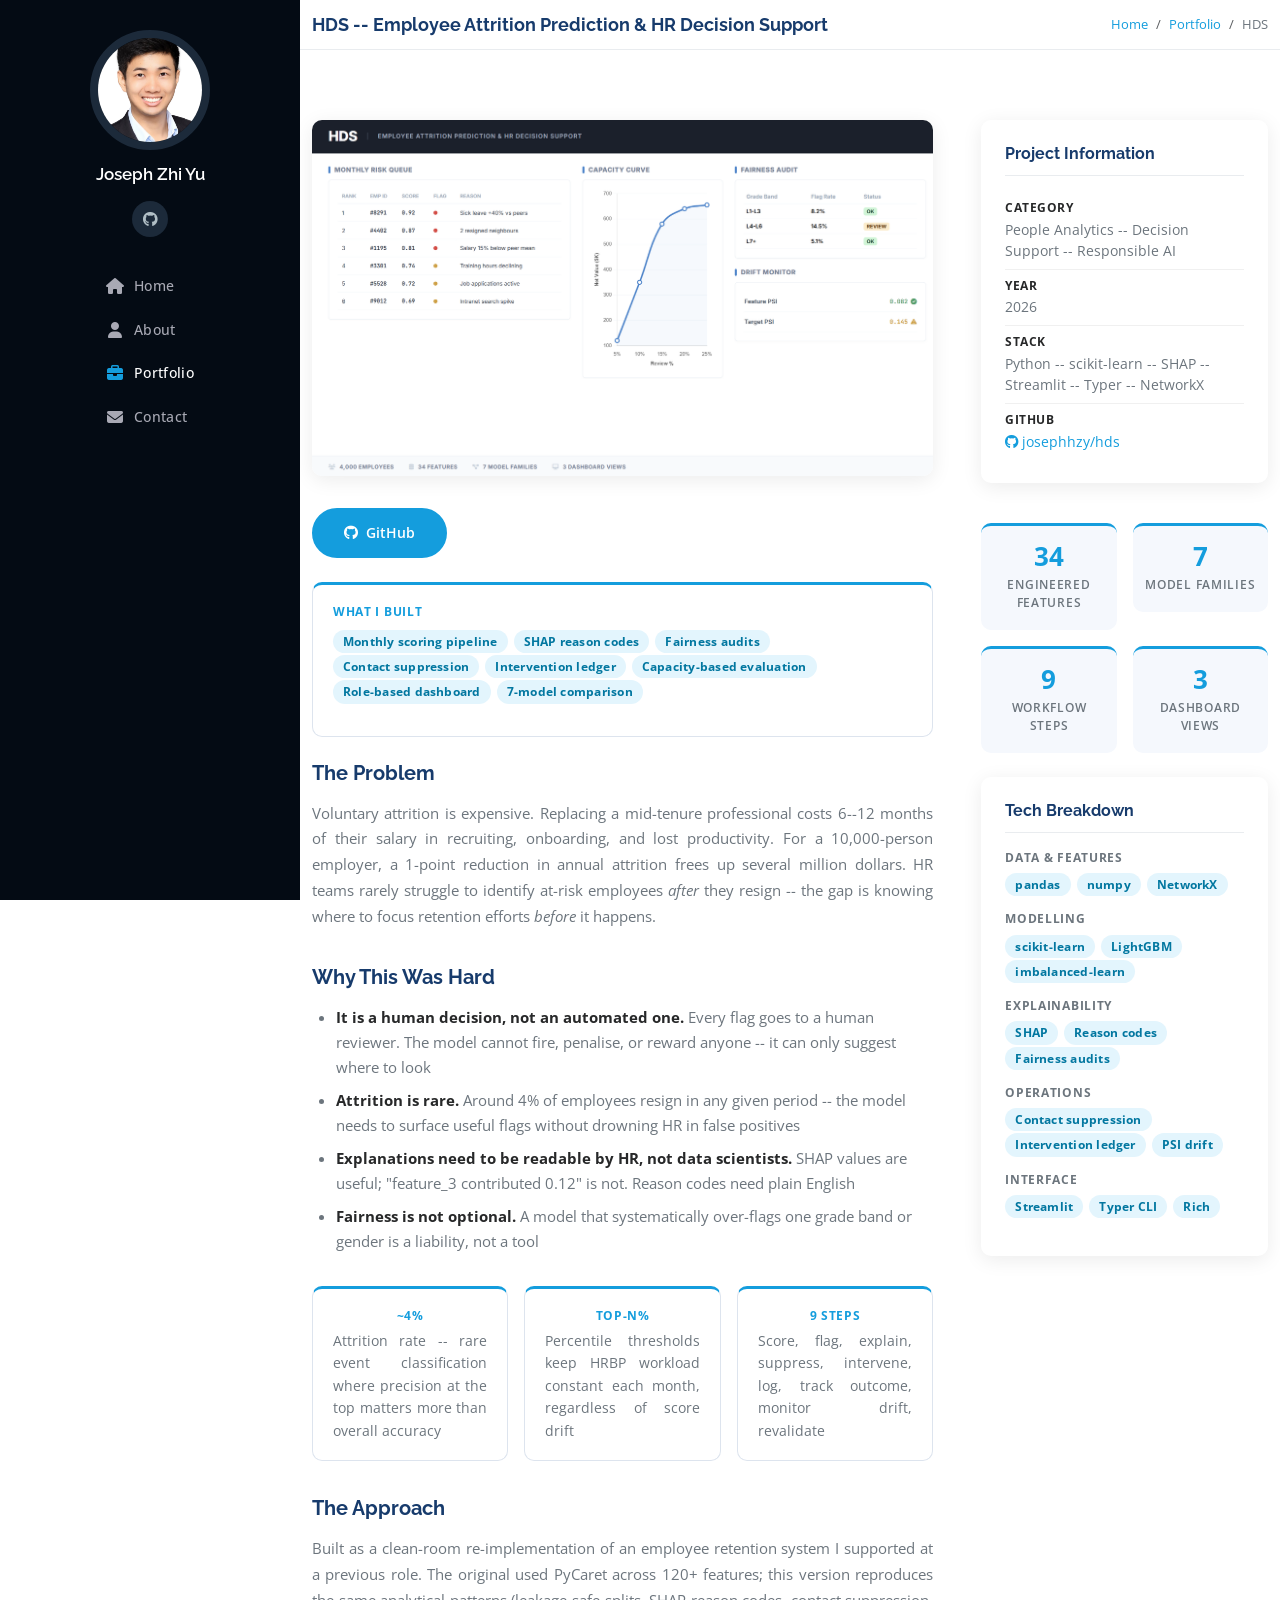
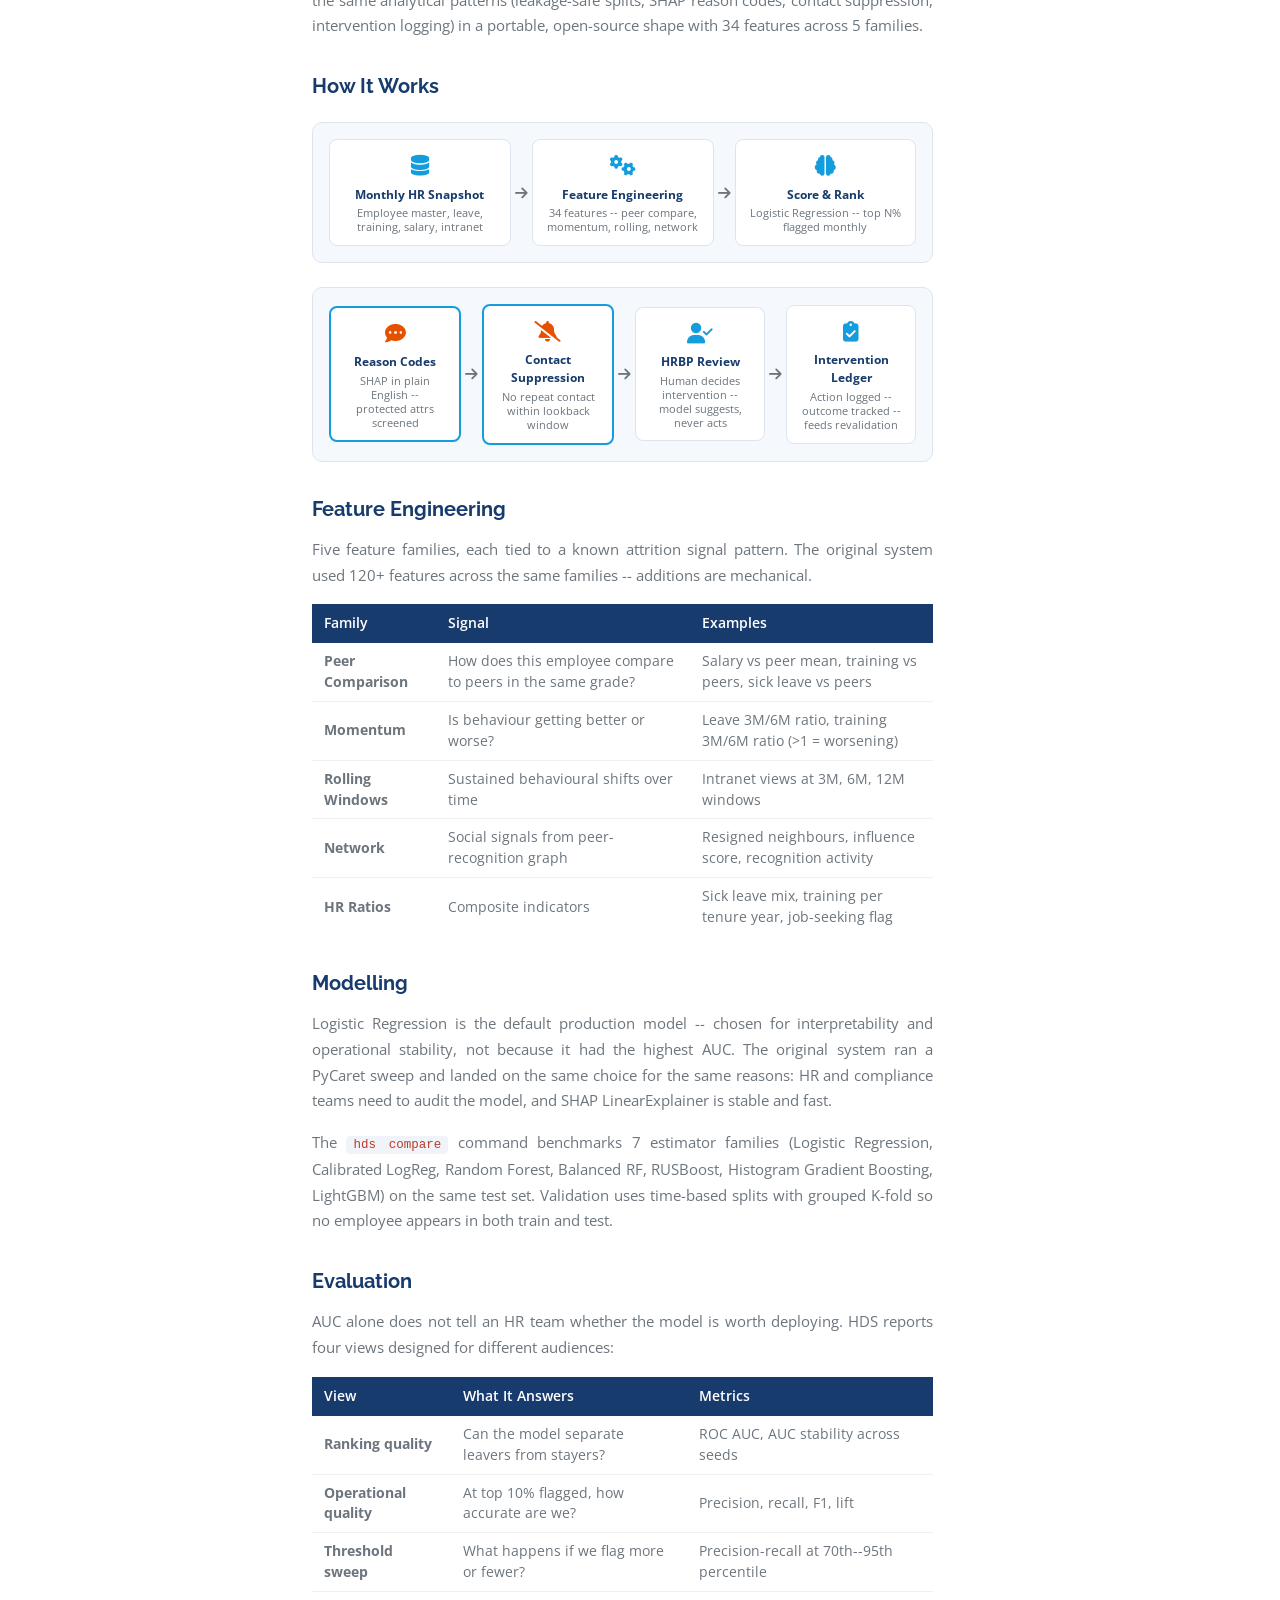
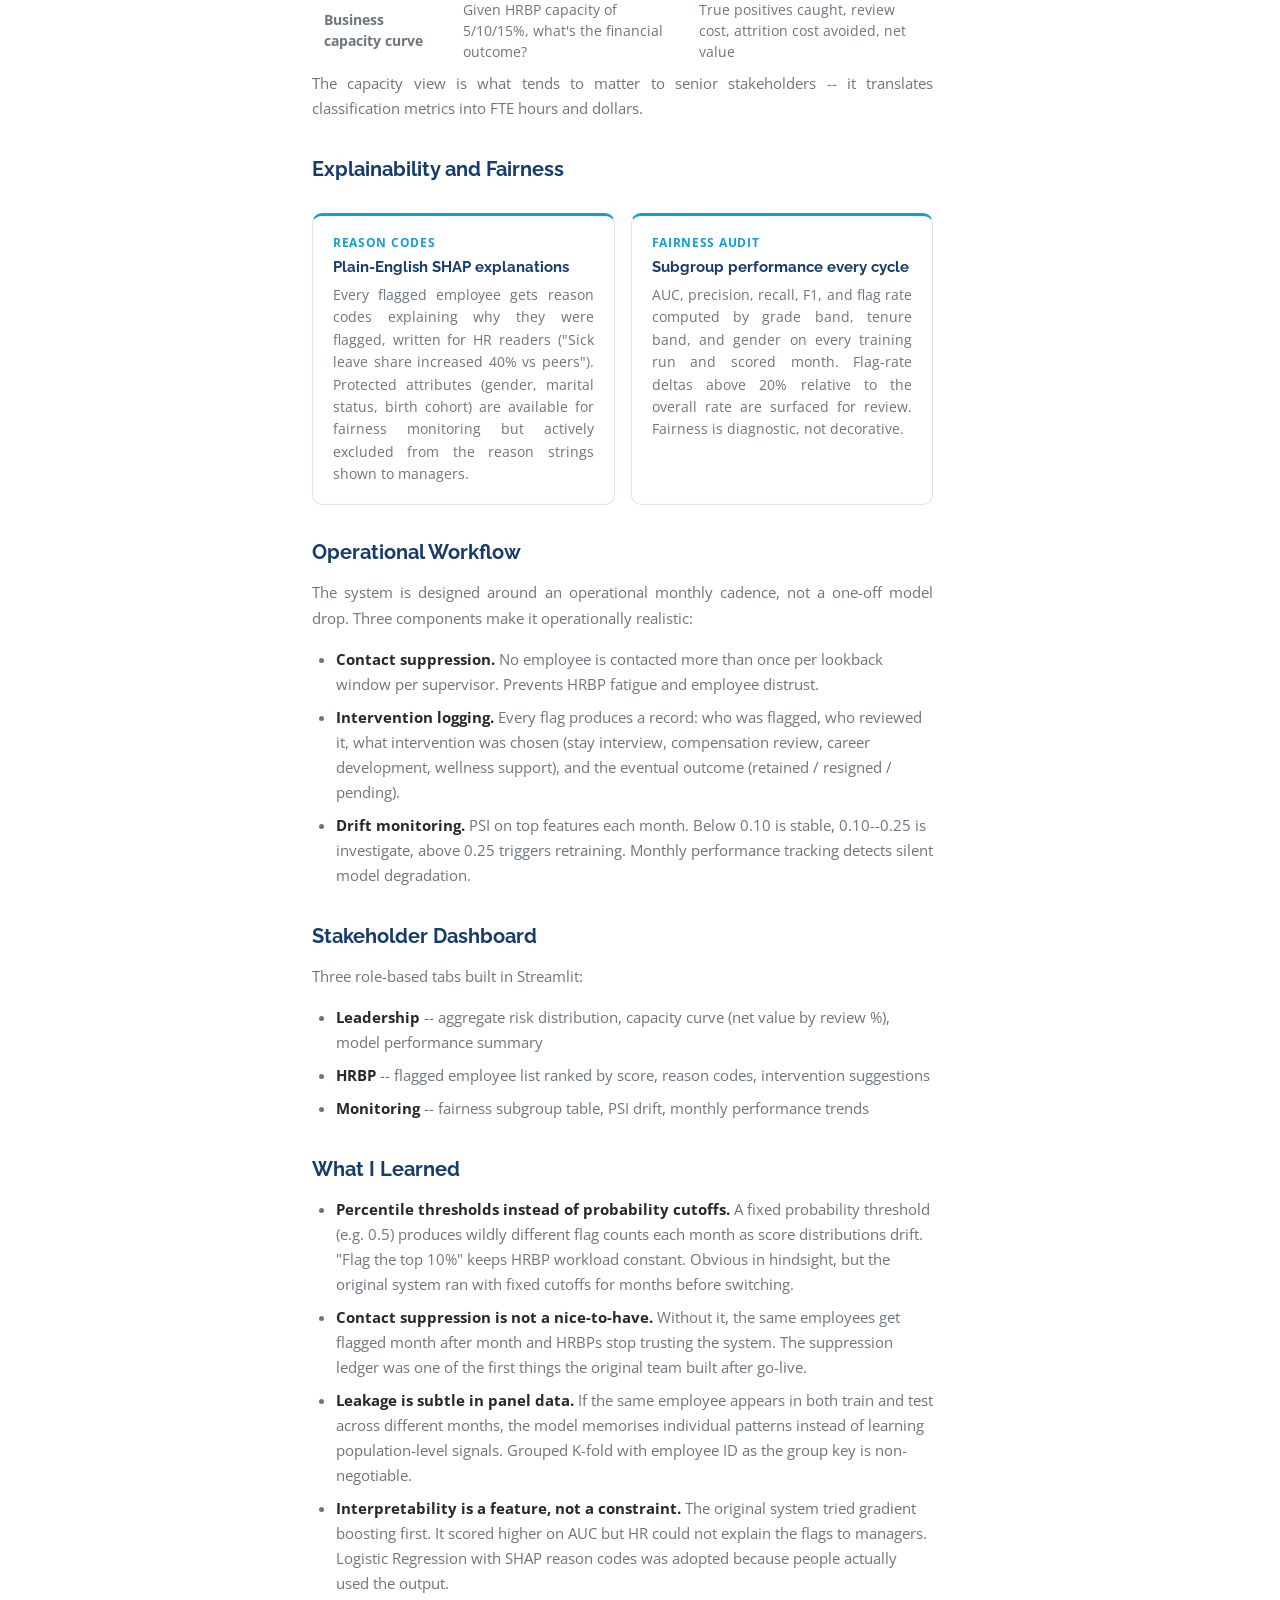
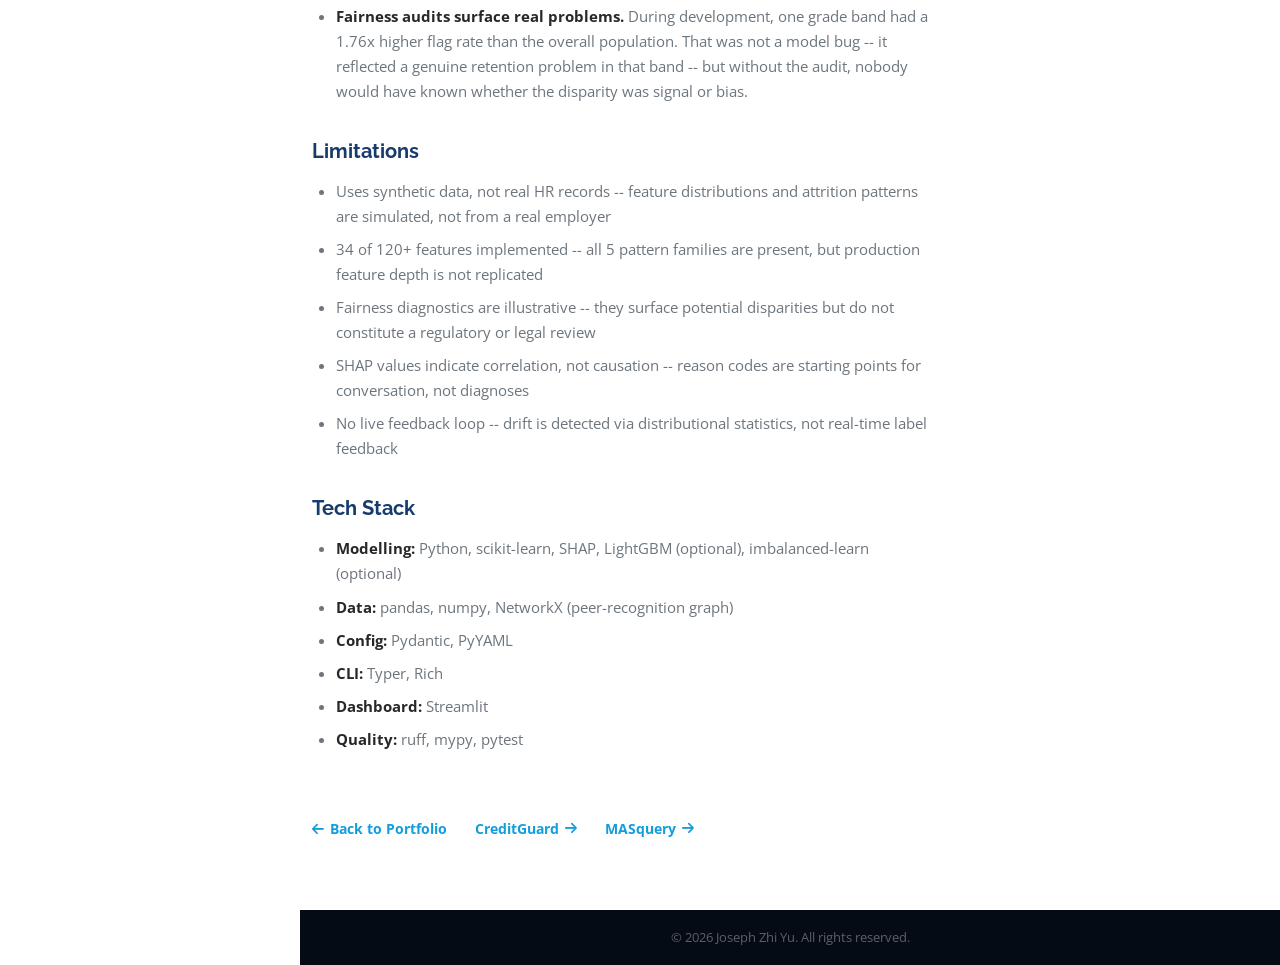
<file: hds-details.html>
<!DOCTYPE html>
<html lang="en">

<head>
  <meta charset="utf-8">
  <meta name="viewport" content="width=device-width, initial-scale=1.0">
  <title>HDS — Employee Attrition Prediction &amp; HR Decision Support — Joseph Zhi Yu</title>
  <meta name="description" content="End-to-end people analytics system that predicts employee attrition risk, explains why with SHAP reason codes, and routes flags into an operational HR workflow with contact suppression, intervention logging, and fairness audits.">

  <link rel="apple-touch-icon" sizes="180x180" href="favicon_io/apple-touch-icon.png">
  <link rel="icon" type="image/png" sizes="32x32" href="favicon_io/favicon-32x32.png">
  <link rel="icon" type="image/png" sizes="16x16" href="favicon_io/favicon-16x16.png">
  <link rel="manifest" href="favicon_io/site.webmanifest">
  <link href="https://fonts.googleapis.com/css2?family=Open+Sans:wght@400;600;700&family=Raleway:wght@400;600;700&display=swap" rel="stylesheet">
  <link href="https://cdnjs.cloudflare.com/ajax/libs/font-awesome/6.5.2/css/all.min.css" rel="stylesheet">
  <link href="https://cdn.jsdelivr.net/npm/bootstrap@5.3.3/dist/css/bootstrap.min.css" rel="stylesheet">
  <link href="https://cdn.jsdelivr.net/npm/aos@2.3.4/dist/aos.css" rel="stylesheet">
  <link href="assets/css/style.css" rel="stylesheet">
</head>

<body>

  <button id="sidebar-toggle" aria-label="Toggle navigation">
    <i class="fa-solid fa-bars"></i>
  </button>
  <div id="sidebar-overlay"></div>

  <aside id="sidebar">
    <div class="profile">
      <img src="assets/img/joseph-profile.png" class="sidebar-photo" alt="Joseph Zhi Yu">
      <div class="sidebar-name"><a href="index.html">Joseph Zhi Yu</a></div>
      <div class="social-links">
        <a href="https://github.com/josephhzy" target="_blank" title="GitHub"><i class="fa-brands fa-github"></i></a>
      </div>
    </div>
    <nav>
      <ul class="sidebar-nav">
        <li><a href="index.html#hero"><i class="fa-solid fa-house"></i> Home</a></li>
        <li><a href="index.html#about"><i class="fa-solid fa-user"></i> About</a></li>
        <li><a href="index.html#portfolio" class="active"><i class="fa-solid fa-briefcase"></i> Portfolio</a></li>
        <li><a href="index.html#contact"><i class="fa-solid fa-envelope"></i> Contact</a></li>
      </ul>
    </nav>
  </aside>

  <div id="main">

    <!-- Breadcrumb -->
    <div class="breadcrumb-bar">
      <div class="container d-flex justify-content-between align-items-center flex-wrap gap-2">
        <h2>HDS -- Employee Attrition Prediction &amp; HR Decision Support</h2>
        <nav aria-label="breadcrumb">
          <ol class="breadcrumb mb-0">
            <li class="breadcrumb-item"><a href="index.html">Home</a></li>
            <li class="breadcrumb-item"><a href="index.html#portfolio">Portfolio</a></li>
            <li class="breadcrumb-item active">HDS</li>
          </ol>
        </nav>
      </div>
    </div>

    <!-- Detail Content -->
    <section class="section-pad">
      <div class="container">
        <div class="row g-5">

          <!-- Left: main content -->
          <div class="col-lg-8" data-aos="fade-up">
            <img src="assets/img/portfolio/hds-preview.png" class="project-main-img" alt="HDS - Employee Attrition Prediction & HR Decision Support">

            <!-- CTA -->
            <div class="demo-cta-bar mb-4">
              <a href="https://github.com/josephhzy/hds" target="_blank" class="btn-accent me-3">
                <i class="fa-brands fa-github me-1"></i> GitHub
              </a>
            </div>

            <!-- My Contribution -->
            <div class="safeguard-card mb-4">
              <div class="safeguard-num">What I Built</div>
              <div class="tag-list mt-2">
                <span class="tag">Monthly scoring pipeline</span>
                <span class="tag">SHAP reason codes</span>
                <span class="tag">Fairness audits</span>
                <span class="tag">Contact suppression</span>
                <span class="tag">Intervention ledger</span>
                <span class="tag">Capacity-based evaluation</span>
                <span class="tag">Role-based dashboard</span>
                <span class="tag">7-model comparison</span>
              </div>
            </div>

            <div class="project-description">

              <h2>The Problem</h2>
              <p>
                Voluntary attrition is expensive. Replacing a mid-tenure professional costs 6--12 months
                of their salary in recruiting, onboarding, and lost productivity. For a 10,000-person employer,
                a 1-point reduction in annual attrition frees up several million dollars. HR teams rarely
                struggle to identify at-risk employees <em>after</em> they resign -- the gap is knowing
                where to focus retention efforts <em>before</em> it happens.
              </p>

              <h2>Why This Was Hard</h2>
              <ul>
                <li><strong>It is a human decision, not an automated one.</strong> Every flag goes to a human reviewer. The model cannot fire, penalise, or reward anyone -- it can only suggest where to look</li>
                <li><strong>Attrition is rare.</strong> Around 4% of employees resign in any given period -- the model needs to surface useful flags without drowning HR in false positives</li>
                <li><strong>Explanations need to be readable by HR, not data scientists.</strong> SHAP values are useful; "feature_3 contributed 0.12" is not. Reason codes need plain English</li>
                <li><strong>Fairness is not optional.</strong> A model that systematically over-flags one grade band or gender is a liability, not a tool</li>
              </ul>

              <div class="row g-3 my-3">
                <div class="col-md-4">
                  <div class="safeguard-card text-center">
                    <div class="safeguard-num">~4%</div>
                    <p>Attrition rate -- rare event classification where precision at the top matters more than overall accuracy</p>
                  </div>
                </div>
                <div class="col-md-4">
                  <div class="safeguard-card text-center">
                    <div class="safeguard-num">Top-N%</div>
                    <p>Percentile thresholds keep HRBP workload constant each month, regardless of score drift</p>
                  </div>
                </div>
                <div class="col-md-4">
                  <div class="safeguard-card text-center">
                    <div class="safeguard-num">9 steps</div>
                    <p>Score, flag, explain, suppress, intervene, log, track outcome, monitor drift, revalidate</p>
                  </div>
                </div>
              </div>

              <h2>The Approach</h2>
              <p>
                Built as a clean-room re-implementation of an employee retention system I supported at a previous role.
                The original used PyCaret across 120+ features; this version reproduces the same analytical
                patterns (leakage-safe splits, SHAP reason codes, contact suppression, intervention logging)
                in a portable, open-source shape with 34 features across 5 families.
              </p>

              <h2>How It Works</h2>

              <!-- Architecture diagram row 1 -->
              <div class="arch-diagram my-4">
                <div class="arch-stage">
                  <div class="arch-icon"><i class="fa-solid fa-database"></i></div>
                  <div class="arch-label">Monthly HR Snapshot</div>
                  <div class="arch-sub">Employee master, leave, training, salary, intranet</div>
                </div>
                <div class="arch-arrow"><i class="fa-solid fa-arrow-right"></i></div>
                <div class="arch-stage">
                  <div class="arch-icon"><i class="fa-solid fa-gears"></i></div>
                  <div class="arch-label">Feature Engineering</div>
                  <div class="arch-sub">34 features -- peer compare, momentum, rolling, network</div>
                </div>
                <div class="arch-arrow"><i class="fa-solid fa-arrow-right"></i></div>
                <div class="arch-stage">
                  <div class="arch-icon"><i class="fa-solid fa-brain"></i></div>
                  <div class="arch-label">Score &amp; Rank</div>
                  <div class="arch-sub">Logistic Regression -- top N% flagged monthly</div>
                </div>
              </div>

              <!-- Architecture diagram row 2 -->
              <div class="arch-diagram my-3">
                <div class="arch-stage arch-stage--safeguard">
                  <div class="arch-icon"><i class="fa-solid fa-comment-dots"></i></div>
                  <div class="arch-label">Reason Codes</div>
                  <div class="arch-sub">SHAP in plain English -- protected attrs screened</div>
                </div>
                <div class="arch-arrow"><i class="fa-solid fa-arrow-right"></i></div>
                <div class="arch-stage arch-stage--safeguard">
                  <div class="arch-icon"><i class="fa-solid fa-bell-slash"></i></div>
                  <div class="arch-label">Contact Suppression</div>
                  <div class="arch-sub">No repeat contact within lookback window</div>
                </div>
                <div class="arch-arrow"><i class="fa-solid fa-arrow-right"></i></div>
                <div class="arch-stage">
                  <div class="arch-icon"><i class="fa-solid fa-user-check"></i></div>
                  <div class="arch-label">HRBP Review</div>
                  <div class="arch-sub">Human decides intervention -- model suggests, never acts</div>
                </div>
                <div class="arch-arrow"><i class="fa-solid fa-arrow-right"></i></div>
                <div class="arch-stage">
                  <div class="arch-icon"><i class="fa-solid fa-clipboard-check"></i></div>
                  <div class="arch-label">Intervention Ledger</div>
                  <div class="arch-sub">Action logged -- outcome tracked -- feeds revalidation</div>
                </div>
              </div>

              <h2>Feature Engineering</h2>
              <p>
                Five feature families, each tied to a known attrition signal pattern. The original system
                used 120+ features across the same families -- additions are mechanical.
              </p>
              <table class="project-table">
                <thead>
                  <tr><th>Family</th><th>Signal</th><th>Examples</th></tr>
                </thead>
                <tbody>
                  <tr>
                    <td><strong>Peer Comparison</strong></td>
                    <td>How does this employee compare to peers in the same grade?</td>
                    <td>Salary vs peer mean, training vs peers, sick leave vs peers</td>
                  </tr>
                  <tr>
                    <td><strong>Momentum</strong></td>
                    <td>Is behaviour getting better or worse?</td>
                    <td>Leave 3M/6M ratio, training 3M/6M ratio (>1 = worsening)</td>
                  </tr>
                  <tr>
                    <td><strong>Rolling Windows</strong></td>
                    <td>Sustained behavioural shifts over time</td>
                    <td>Intranet views at 3M, 6M, 12M windows</td>
                  </tr>
                  <tr>
                    <td><strong>Network</strong></td>
                    <td>Social signals from peer-recognition graph</td>
                    <td>Resigned neighbours, influence score, recognition activity</td>
                  </tr>
                  <tr>
                    <td><strong>HR Ratios</strong></td>
                    <td>Composite indicators</td>
                    <td>Sick leave mix, training per tenure year, job-seeking flag</td>
                  </tr>
                </tbody>
              </table>

              <h2>Modelling</h2>
              <p>
                Logistic Regression is the default production model -- chosen for interpretability and
                operational stability, not because it had the highest AUC. The original system
                ran a PyCaret sweep and landed on the same choice for the same reasons: HR and compliance
                teams need to audit the model, and SHAP LinearExplainer is stable and fast.
              </p>
              <p>
                The <code>hds compare</code> command benchmarks 7 estimator families (Logistic Regression,
                Calibrated LogReg, Random Forest, Balanced RF, RUSBoost, Histogram Gradient Boosting,
                LightGBM) on the same test set. Validation uses time-based splits with grouped K-fold
                so no employee appears in both train and test.
              </p>

              <h2>Evaluation</h2>
              <p>
                AUC alone does not tell an HR team whether the model is worth deploying. HDS reports
                four views designed for different audiences:
              </p>
              <table class="project-table">
                <thead>
                  <tr><th>View</th><th>What It Answers</th><th>Metrics</th></tr>
                </thead>
                <tbody>
                  <tr>
                    <td><strong>Ranking quality</strong></td>
                    <td>Can the model separate leavers from stayers?</td>
                    <td>ROC AUC, AUC stability across seeds</td>
                  </tr>
                  <tr>
                    <td><strong>Operational quality</strong></td>
                    <td>At top 10% flagged, how accurate are we?</td>
                    <td>Precision, recall, F1, lift</td>
                  </tr>
                  <tr>
                    <td><strong>Threshold sweep</strong></td>
                    <td>What happens if we flag more or fewer?</td>
                    <td>Precision-recall at 70th--95th percentile</td>
                  </tr>
                  <tr>
                    <td><strong>Business capacity curve</strong></td>
                    <td>Given HRBP capacity of 5/10/15%, what's the financial outcome?</td>
                    <td>True positives caught, review cost, attrition cost avoided, net value</td>
                  </tr>
                </tbody>
              </table>
              <p>
                The capacity view is what tends to matter to senior stakeholders -- it translates
                classification metrics into FTE hours and dollars.
              </p>

              <h2>Explainability and Fairness</h2>
              <div class="row g-3 my-2">
                <div class="col-md-6">
                  <div class="safeguard-card">
                    <div class="safeguard-num">Reason Codes</div>
                    <h5>Plain-English SHAP explanations</h5>
                    <p>
                      Every flagged employee gets reason codes explaining why they were flagged,
                      written for HR readers ("Sick leave share increased 40% vs peers"). Protected
                      attributes (gender, marital status, birth cohort) are available for fairness
                      monitoring but actively excluded from the reason strings shown to managers.
                    </p>
                  </div>
                </div>
                <div class="col-md-6">
                  <div class="safeguard-card">
                    <div class="safeguard-num">Fairness Audit</div>
                    <h5>Subgroup performance every cycle</h5>
                    <p>
                      AUC, precision, recall, F1, and flag rate computed by grade band, tenure band,
                      and gender on every training run and scored month. Flag-rate deltas above 20%
                      relative to the overall rate are surfaced for review. Fairness is diagnostic,
                      not decorative.
                    </p>
                  </div>
                </div>
              </div>

              <h2>Operational Workflow</h2>
              <p>
                The system is designed around an operational monthly cadence, not a one-off model drop.
                Three components make it operationally realistic:
              </p>
              <ul>
                <li><strong>Contact suppression.</strong> No employee is contacted more than once per lookback window per supervisor. Prevents HRBP fatigue and employee distrust.</li>
                <li><strong>Intervention logging.</strong> Every flag produces a record: who was flagged, who reviewed it, what intervention was chosen (stay interview, compensation review, career development, wellness support), and the eventual outcome (retained / resigned / pending).</li>
                <li><strong>Drift monitoring.</strong> PSI on top features each month. Below 0.10 is stable, 0.10--0.25 is investigate, above 0.25 triggers retraining. Monthly performance tracking detects silent model degradation.</li>
              </ul>

              <h2>Stakeholder Dashboard</h2>
              <p>
                Three role-based tabs built in Streamlit:
              </p>
              <ul>
                <li><strong>Leadership</strong> -- aggregate risk distribution, capacity curve (net value by review %), model performance summary</li>
                <li><strong>HRBP</strong> -- flagged employee list ranked by score, reason codes, intervention suggestions</li>
                <li><strong>Monitoring</strong> -- fairness subgroup table, PSI drift, monthly performance trends</li>
              </ul>

              <h2>What I Learned</h2>
              <ul>
                <li>
                  <strong>Percentile thresholds instead of probability cutoffs.</strong> A fixed probability
                  threshold (e.g. 0.5) produces wildly different flag counts each month as score distributions
                  drift. "Flag the top 10%" keeps HRBP workload constant. Obvious in hindsight, but the
                  original system ran with fixed cutoffs for months before switching.
                </li>
                <li>
                  <strong>Contact suppression is not a nice-to-have.</strong> Without it, the same employees
                  get flagged month after month and HRBPs stop trusting the system. The suppression ledger
                  was one of the first things the original team built after go-live.
                </li>
                <li>
                  <strong>Leakage is subtle in panel data.</strong> If the same employee appears in both
                  train and test across different months, the model memorises individual patterns instead
                  of learning population-level signals. Grouped K-fold with employee ID as the group key
                  is non-negotiable.
                </li>
                <li>
                  <strong>Interpretability is a feature, not a constraint.</strong> The original system tried
                  gradient boosting first. It scored higher on AUC but HR could not explain the flags to
                  managers. Logistic Regression with SHAP reason codes was adopted because people actually
                  used the output.
                </li>
                <li>
                  <strong>Fairness audits surface real problems.</strong> During development, one grade band
                  had a 1.76x higher flag rate than the overall population. That was not a model bug -- it
                  reflected a genuine retention problem in that band -- but without the audit, nobody would
                  have known whether the disparity was signal or bias.
                </li>
              </ul>

              <h2>Limitations</h2>
              <ul>
                <li>Uses synthetic data, not real HR records -- feature distributions and attrition patterns are simulated, not from a real employer</li>
                <li>34 of 120+ features implemented -- all 5 pattern families are present, but production feature depth is not replicated</li>
                <li>Fairness diagnostics are illustrative -- they surface potential disparities but do not constitute a regulatory or legal review</li>
                <li>SHAP values indicate correlation, not causation -- reason codes are starting points for conversation, not diagnoses</li>
                <li>No live feedback loop -- drift is detected via distributional statistics, not real-time label feedback</li>
              </ul>

              <h2>Tech Stack</h2>
              <ul>
                <li><strong>Modelling:</strong> Python, scikit-learn, SHAP, LightGBM (optional), imbalanced-learn (optional)</li>
                <li><strong>Data:</strong> pandas, numpy, NetworkX (peer-recognition graph)</li>
                <li><strong>Config:</strong> Pydantic, PyYAML</li>
                <li><strong>CLI:</strong> Typer, Rich</li>
                <li><strong>Dashboard:</strong> Streamlit</li>
                <li><strong>Quality:</strong> ruff, mypy, pytest</li>
              </ul>

            </div>
          </div>

          <!-- Right: project info card -->
          <div class="col-lg-4" data-aos="fade-left" data-aos-delay="100">
            <div class="project-info-card">
              <h3>Project Information</h3>
              <ul class="project-info-list">
                <li><strong>Category</strong>People Analytics -- Decision Support -- Responsible AI</li>
                <li><strong>Year</strong>2026</li>
                <li><strong>Stack</strong>Python -- scikit-learn -- SHAP -- Streamlit -- Typer -- NetworkX</li>
                <li>
                  <strong>GitHub</strong>
                  <a href="https://github.com/josephhzy/hds" target="_blank">
                    <i class="fa-brands fa-github me-1"></i>josephhzy/hds
                  </a>
                </li>
              </ul>
            </div>

            <!-- Stat cards -->
            <div class="row g-3 mt-4">
              <div class="col-6">
                <div class="stat-card">
                  <div class="stat-value">34</div>
                  <div class="stat-label">Engineered Features</div>
                </div>
              </div>
              <div class="col-6">
                <div class="stat-card">
                  <div class="stat-value">7</div>
                  <div class="stat-label">Model Families</div>
                </div>
              </div>
              <div class="col-6">
                <div class="stat-card">
                  <div class="stat-value">9</div>
                  <div class="stat-label">Workflow Steps</div>
                </div>
              </div>
              <div class="col-6">
                <div class="stat-card">
                  <div class="stat-value">3</div>
                  <div class="stat-label">Dashboard Views</div>
                </div>
              </div>
            </div>

            <!-- Tech breakdown -->
            <div class="project-info-card mt-4">
              <h3>Tech Breakdown</h3>
              <div class="tech-layer">
                <div class="tech-layer-label">Data &amp; Features</div>
                <div class="tag-list">
                  <span class="tag">pandas</span>
                  <span class="tag">numpy</span>
                  <span class="tag">NetworkX</span>
                </div>
              </div>
              <div class="tech-layer">
                <div class="tech-layer-label">Modelling</div>
                <div class="tag-list">
                  <span class="tag">scikit-learn</span>
                  <span class="tag">LightGBM</span>
                  <span class="tag">imbalanced-learn</span>
                </div>
              </div>
              <div class="tech-layer">
                <div class="tech-layer-label">Explainability</div>
                <div class="tag-list">
                  <span class="tag">SHAP</span>
                  <span class="tag">Reason codes</span>
                  <span class="tag">Fairness audits</span>
                </div>
              </div>
              <div class="tech-layer">
                <div class="tech-layer-label">Operations</div>
                <div class="tag-list">
                  <span class="tag">Contact suppression</span>
                  <span class="tag">Intervention ledger</span>
                  <span class="tag">PSI drift</span>
                </div>
              </div>
              <div class="tech-layer">
                <div class="tech-layer-label">Interface</div>
                <div class="tag-list">
                  <span class="tag">Streamlit</span>
                  <span class="tag">Typer CLI</span>
                  <span class="tag">Rich</span>
                </div>
              </div>
            </div>

          </div>

        </div>

        <div class="mt-5" data-aos="fade-up">
          <a href="index.html#portfolio" class="card-arrow-link">
            <i class="fa-solid fa-arrow-left"></i> Back to Portfolio
          </a>
          <a href="creditguard-details.html" class="card-arrow-link ms-4">
            CreditGuard <i class="fa-solid fa-arrow-right"></i>
          </a>
          <a href="rag-details.html" class="card-arrow-link ms-4">
            MASquery <i class="fa-solid fa-arrow-right"></i>
          </a>
        </div>

      </div>
    </section>

    <footer>
      <p class="mb-0">&copy; 2026 Joseph Zhi Yu. All rights reserved.</p>
    </footer>

  </div>

  <button class="back-to-top" aria-label="Back to top">
    <i class="fa-solid fa-chevron-up"></i>
  </button>

  <script src="https://cdn.jsdelivr.net/npm/bootstrap@5.3.3/dist/js/bootstrap.bundle.min.js"></script>
  <script src="https://cdn.jsdelivr.net/npm/aos@2.3.4/dist/aos.js"></script>
  <script src="assets/js/main.js"></script>

</body>
</html>
</file>
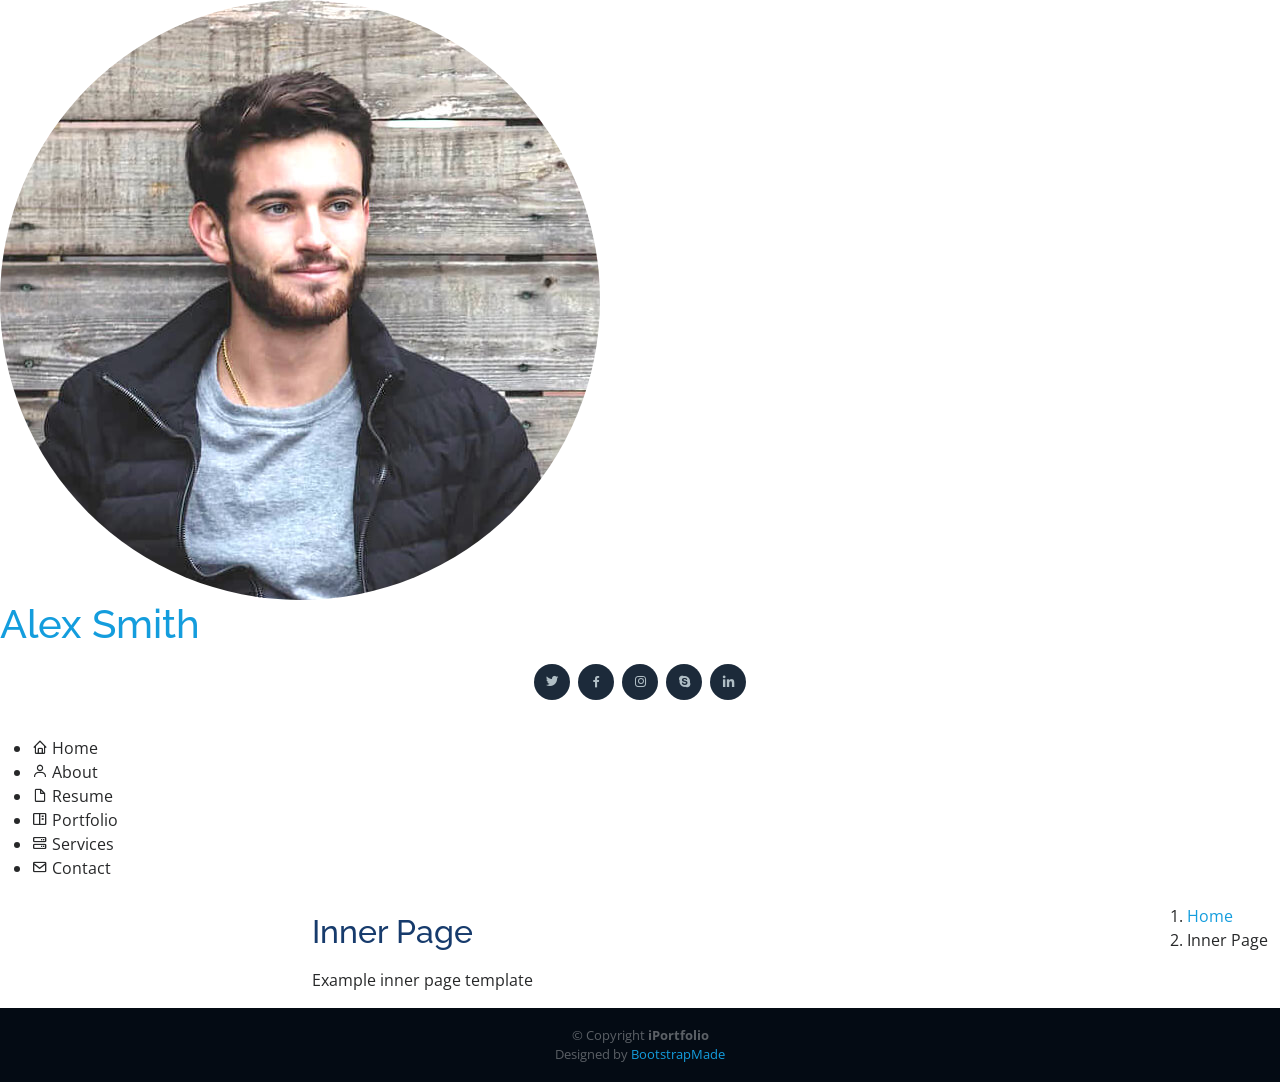
<file: inner-page.html>
<!DOCTYPE html>
<html lang="en">

<head>
  <meta charset="utf-8">
  <meta content="width=device-width, initial-scale=1.0" name="viewport">

  <title>Inner Page - iPortfolio Bootstrap Template</title>
  <meta content="" name="description">
  <meta content="" name="keywords">

  <!-- Favicons -->
  <link href="assets/img/favicon.png" rel="icon">
  <link href="assets/img/apple-touch-icon.png" rel="apple-touch-icon">

  <!-- Google Fonts -->
  <link href="https://fonts.googleapis.com/css?family=Open+Sans:300,300i,400,400i,600,600i,700,700i|Raleway:300,300i,400,400i,500,500i,600,600i,700,700i|Poppins:300,300i,400,400i,500,500i,600,600i,700,700i" rel="stylesheet">

  <!-- Vendor CSS Files -->
  <link href="assets/vendor/aos/aos.css" rel="stylesheet">
  <link href="assets/vendor/bootstrap/css/bootstrap.min.css" rel="stylesheet">
  <link href="assets/vendor/bootstrap-icons/bootstrap-icons.css" rel="stylesheet">
  <link href="assets/vendor/boxicons/css/boxicons.min.css" rel="stylesheet">
  <link href="assets/vendor/glightbox/css/glightbox.min.css" rel="stylesheet">
  <link href="assets/vendor/swiper/swiper-bundle.min.css" rel="stylesheet">

  <!-- Template Main CSS File -->
  <link href="assets/css/style.css" rel="stylesheet">

  <!-- =======================================================
  * Template Name: iPortfolio
  * Updated: Jan 29 2024 with Bootstrap v5.3.2
  * Template URL: https://bootstrapmade.com/iportfolio-bootstrap-portfolio-websites-template/
  * Author: BootstrapMade.com
  * License: https://bootstrapmade.com/license/
  ======================================================== -->
</head>

<body>

  <!-- ======= Mobile nav toggle button ======= -->
  <i class="bi bi-list mobile-nav-toggle d-xl-none"></i>

  <!-- ======= Header ======= -->
  <header id="header">
    <div class="d-flex flex-column">

      <div class="profile">
        <img src="assets/img/profile-img.jpg" alt="" class="img-fluid rounded-circle">
        <h1 class="text-light"><a href="index.html">Alex Smith</a></h1>
        <div class="social-links mt-3 text-center">
          <a href="#" class="twitter"><i class="bx bxl-twitter"></i></a>
          <a href="#" class="facebook"><i class="bx bxl-facebook"></i></a>
          <a href="#" class="instagram"><i class="bx bxl-instagram"></i></a>
          <a href="#" class="google-plus"><i class="bx bxl-skype"></i></a>
          <a href="#" class="linkedin"><i class="bx bxl-linkedin"></i></a>
        </div>
      </div>

      <nav id="navbar" class="nav-menu navbar">
        <ul>
          <li><a href="#hero" class="nav-link scrollto active"><i class="bx bx-home"></i> <span>Home</span></a></li>
          <li><a href="#about" class="nav-link scrollto"><i class="bx bx-user"></i> <span>About</span></a></li>
          <li><a href="#resume" class="nav-link scrollto"><i class="bx bx-file-blank"></i> <span>Resume</span></a></li>
          <li><a href="#portfolio" class="nav-link scrollto"><i class="bx bx-book-content"></i> <span>Portfolio</span></a></li>
          <li><a href="#services" class="nav-link scrollto"><i class="bx bx-server"></i> <span>Services</span></a></li>
          <li><a href="#contact" class="nav-link scrollto"><i class="bx bx-envelope"></i> <span>Contact</span></a></li>
        </ul>
      </nav><!-- .nav-menu -->
    </div>
  </header><!-- End Header -->

  <main id="main">

    <!-- ======= Breadcrumbs ======= -->
    <section class="breadcrumbs">
      <div class="container">

        <div class="d-flex justify-content-between align-items-center">
          <h2>Inner Page</h2>
          <ol>
            <li><a href="index.html">Home</a></li>
            <li>Inner Page</li>
          </ol>
        </div>

      </div>
    </section><!-- End Breadcrumbs -->

    <section class="inner-page">
      <div class="container">
        <p>
          Example inner page template
        </p>
      </div>
    </section>

  </main><!-- End #main -->

  <!-- ======= Footer ======= -->
  <footer id="footer">
    <div class="container">
      <div class="copyright">
        &copy; Copyright <strong><span>iPortfolio</span></strong>
      </div>
      <div class="credits">
        <!-- All the links in the footer should remain intact. -->
        <!-- You can delete the links only if you purchased the pro version. -->
        <!-- Licensing information: https://bootstrapmade.com/license/ -->
        <!-- Purchase the pro version with working PHP/AJAX contact form: https://bootstrapmade.com/iportfolio-bootstrap-portfolio-websites-template/ -->
        Designed by <a href="https://bootstrapmade.com/">BootstrapMade</a>
      </div>
    </div>
  </footer><!-- End  Footer -->

  <a href="#" class="back-to-top d-flex align-items-center justify-content-center"><i class="bi bi-arrow-up-short"></i></a>

  <!-- Vendor JS Files -->
  <script src="assets/vendor/purecounter/purecounter_vanilla.js"></script>
  <script src="assets/vendor/aos/aos.js"></script>
  <script src="assets/vendor/bootstrap/js/bootstrap.bundle.min.js"></script>
  <script src="assets/vendor/glightbox/js/glightbox.min.js"></script>
  <script src="assets/vendor/isotope-layout/isotope.pkgd.min.js"></script>
  <script src="assets/vendor/swiper/swiper-bundle.min.js"></script>
  <script src="assets/vendor/typed.js/typed.umd.js"></script>
  <script src="assets/vendor/waypoints/noframework.waypoints.js"></script>
  <script src="assets/vendor/php-email-form/validate.js"></script>

  <!-- Template Main JS File -->
  <script src="assets/js/main.js"></script>

</body>

</html>
</file>
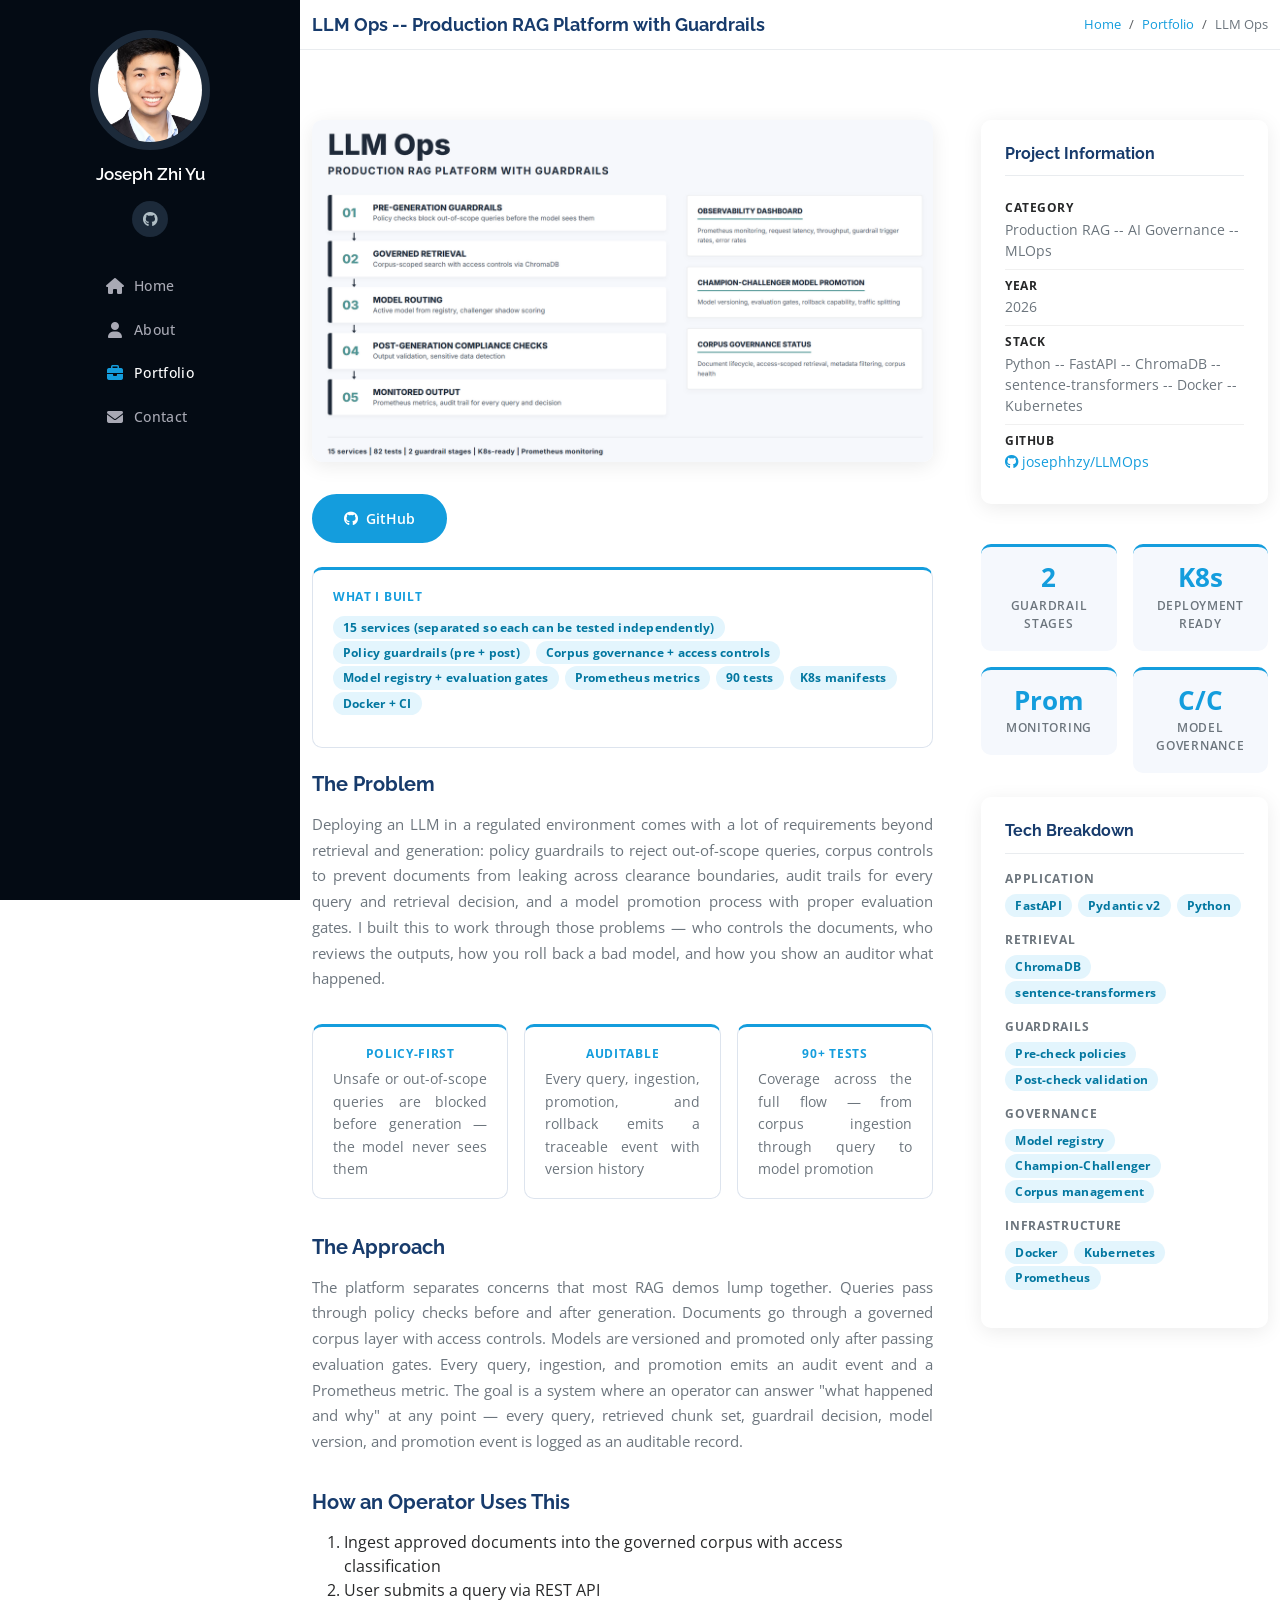
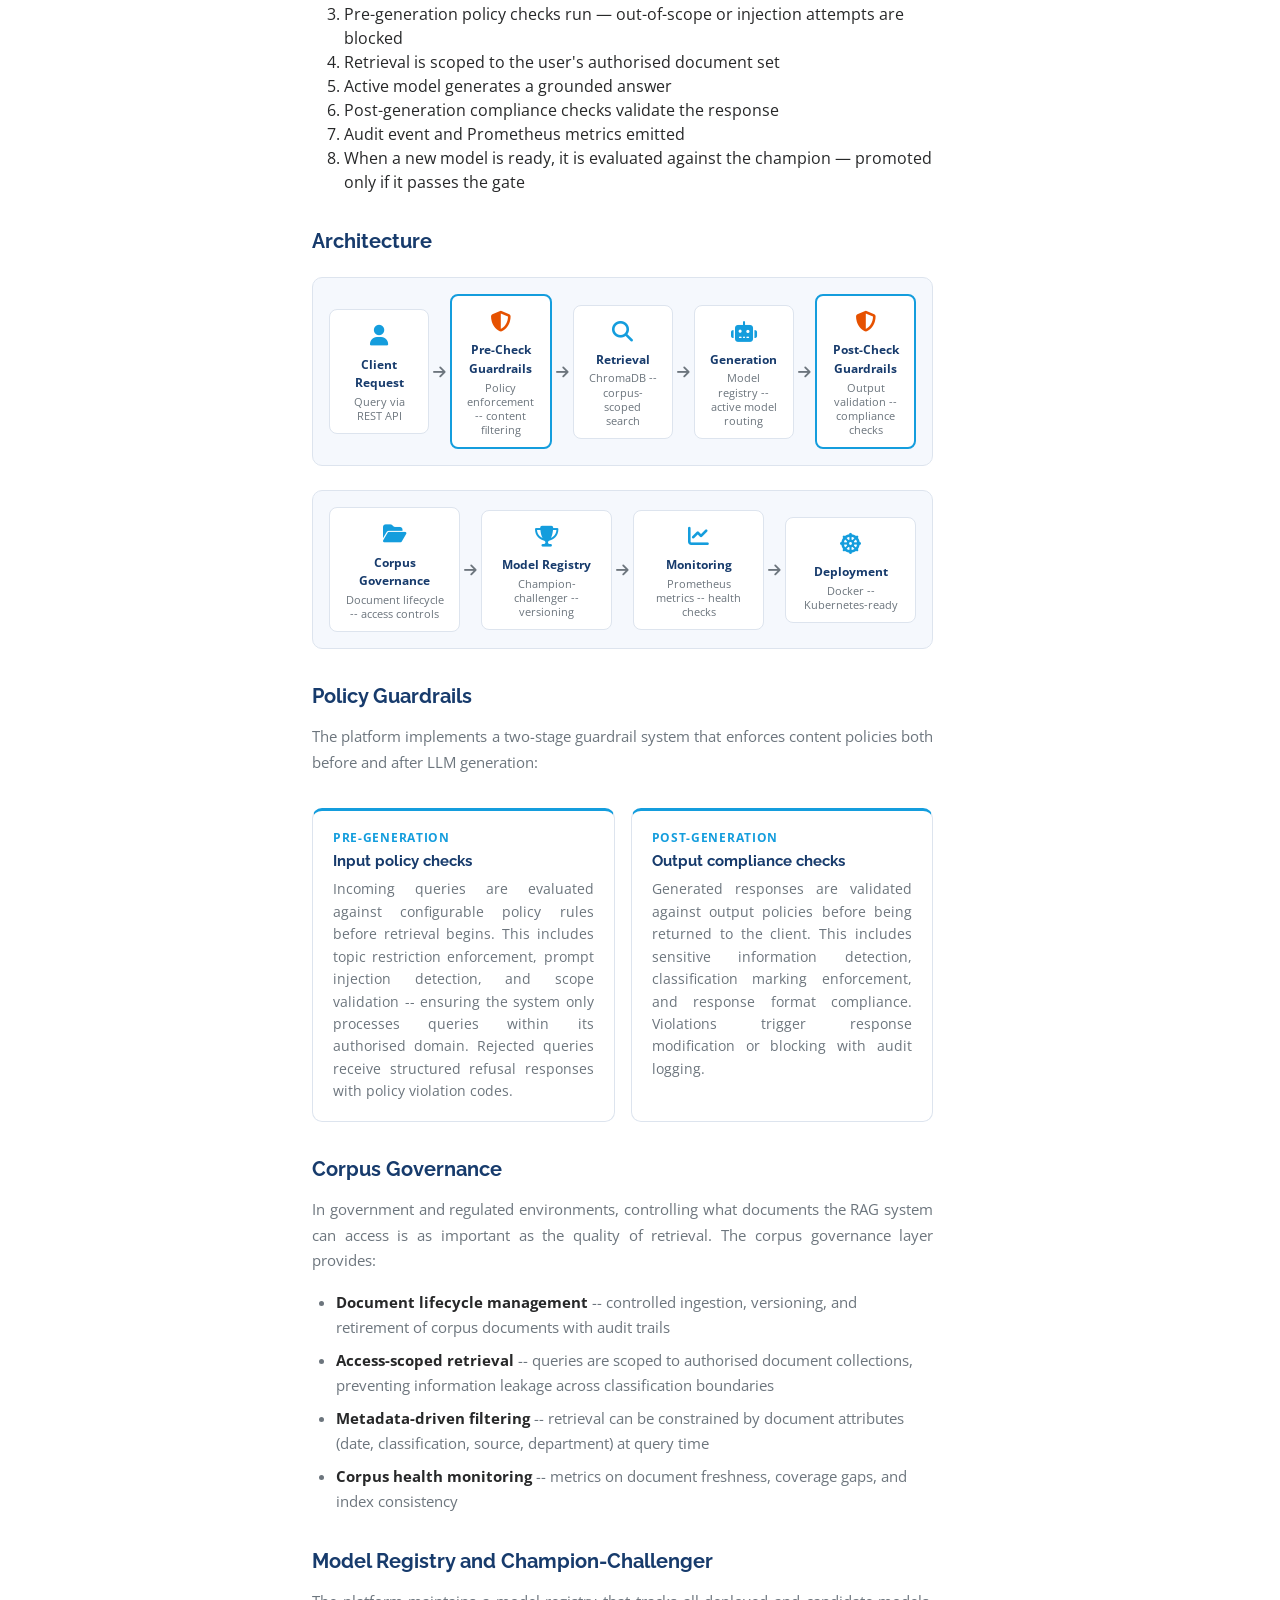
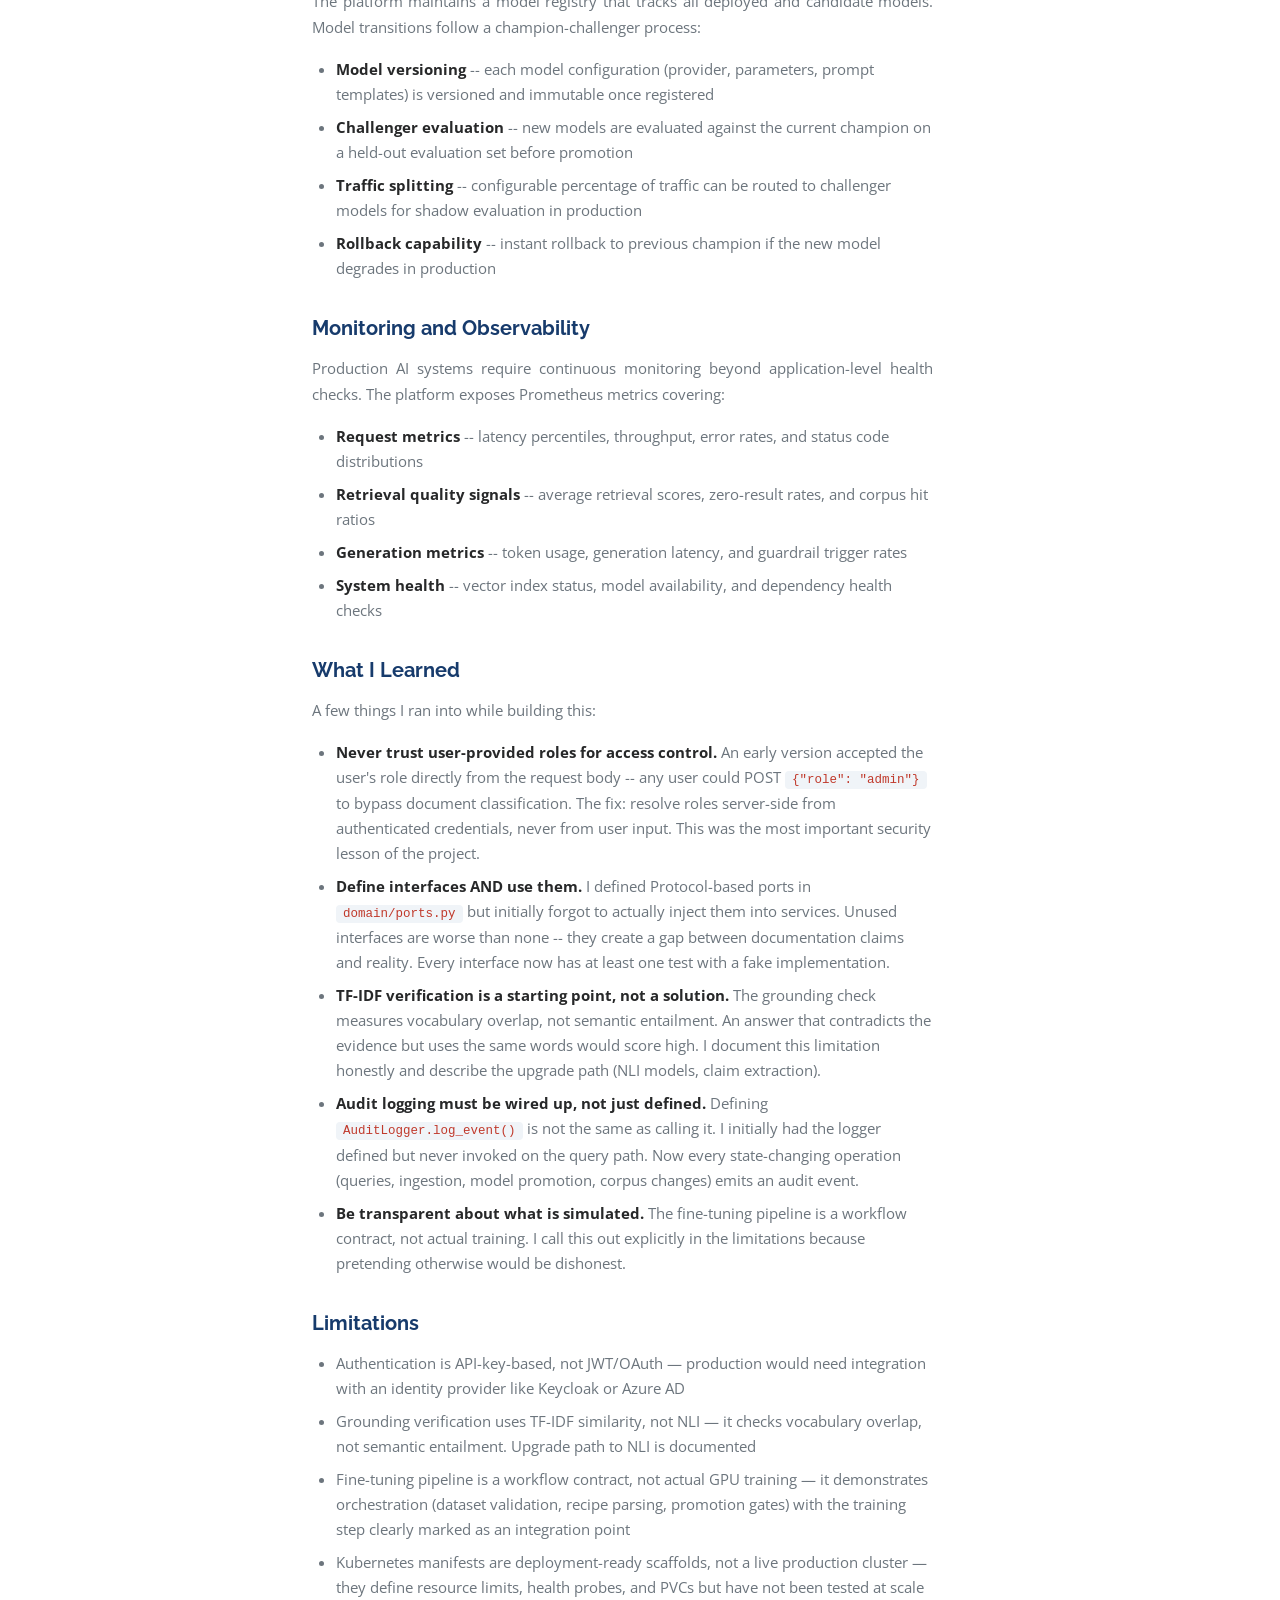
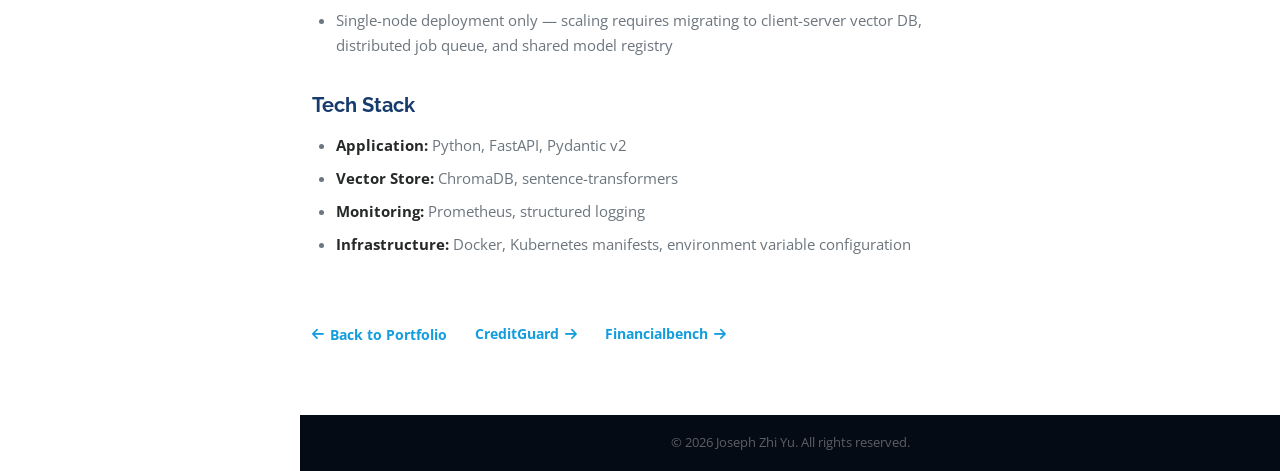
<file: llm-ops-details.html>
<!DOCTYPE html>
<html lang="en">

<head>
  <meta charset="utf-8">
  <meta name="viewport" content="width=device-width, initial-scale=1.0">
  <title>LLM Ops — Production RAG Platform with Guardrails — Joseph Zhi Yu</title>
  <meta name="description" content="RAG platform with policy guardrails, corpus governance, a model registry with promotion gates, Prometheus metrics, and Kubernetes manifests.">

  <link rel="apple-touch-icon" sizes="180x180" href="favicon_io/apple-touch-icon.png">
  <link rel="icon" type="image/png" sizes="32x32" href="favicon_io/favicon-32x32.png">
  <link rel="icon" type="image/png" sizes="16x16" href="favicon_io/favicon-16x16.png">
  <link rel="manifest" href="favicon_io/site.webmanifest">
  <link href="https://fonts.googleapis.com/css2?family=Open+Sans:wght@400;600;700&family=Raleway:wght@400;600;700&display=swap" rel="stylesheet">
  <link href="https://cdnjs.cloudflare.com/ajax/libs/font-awesome/6.5.2/css/all.min.css" rel="stylesheet">
  <link href="https://cdn.jsdelivr.net/npm/bootstrap@5.3.3/dist/css/bootstrap.min.css" rel="stylesheet">
  <link href="https://cdn.jsdelivr.net/npm/aos@2.3.4/dist/aos.css" rel="stylesheet">
  <link href="assets/css/style.css" rel="stylesheet">
</head>

<body>

  <button id="sidebar-toggle" aria-label="Toggle navigation">
    <i class="fa-solid fa-bars"></i>
  </button>
  <div id="sidebar-overlay"></div>

  <aside id="sidebar">
    <div class="profile">
      <img src="assets/img/joseph-profile.png" class="sidebar-photo" alt="Joseph Zhi Yu">
      <div class="sidebar-name"><a href="index.html">Joseph Zhi Yu</a></div>
      <div class="social-links">
        <a href="https://github.com/josephhzy" target="_blank" title="GitHub"><i class="fa-brands fa-github"></i></a>
      </div>
    </div>
    <nav>
      <ul class="sidebar-nav">
        <li><a href="index.html#hero"><i class="fa-solid fa-house"></i> Home</a></li>
        <li><a href="index.html#about"><i class="fa-solid fa-user"></i> About</a></li>
        <li><a href="index.html#portfolio" class="active"><i class="fa-solid fa-briefcase"></i> Portfolio</a></li>
        <li><a href="index.html#contact"><i class="fa-solid fa-envelope"></i> Contact</a></li>
      </ul>
    </nav>
  </aside>

  <div id="main">

    <!-- Breadcrumb -->
    <div class="breadcrumb-bar">
      <div class="container d-flex justify-content-between align-items-center flex-wrap gap-2">
        <h2>LLM Ops -- Production RAG Platform with Guardrails</h2>
        <nav aria-label="breadcrumb">
          <ol class="breadcrumb mb-0">
            <li class="breadcrumb-item"><a href="index.html">Home</a></li>
            <li class="breadcrumb-item"><a href="index.html#portfolio">Portfolio</a></li>
            <li class="breadcrumb-item active">LLM Ops</li>
          </ol>
        </nav>
      </div>
    </div>

    <!-- Detail Content -->
    <section class="section-pad">
      <div class="container">
        <div class="row g-5">

          <!-- Left: main content -->
          <div class="col-lg-8" data-aos="fade-up">
            <img src="assets/img/portfolio/llm-ops-preview.png" class="project-main-img" alt="LLM Ops - Production RAG Platform with Guardrails">

            <!-- CTA -->
            <div class="demo-cta-bar mb-4">
              <a href="https://github.com/josephhzy/LLMOps" target="_blank" class="btn-accent me-3">
                <i class="fa-brands fa-github me-1"></i> GitHub
              </a>
            </div>

            <!-- My Contribution -->
            <div class="safeguard-card mb-4">
              <div class="safeguard-num">What I Built</div>
              <div class="tag-list mt-2">
                <span class="tag">15 services (separated so each can be tested independently)</span>
                <span class="tag">Policy guardrails (pre + post)</span>
                <span class="tag">Corpus governance + access controls</span>
                <span class="tag">Model registry + evaluation gates</span>
                <span class="tag">Prometheus metrics</span>
                <span class="tag">90 tests</span>
                <span class="tag">K8s manifests</span>
                <span class="tag">Docker + CI</span>
              </div>
            </div>

            <div class="project-description">

              <h2>The Problem</h2>
              <p>
                Deploying an LLM in a regulated environment comes with a lot of requirements beyond
                retrieval and generation: policy guardrails to reject out-of-scope queries, corpus controls
                to prevent documents from leaking across clearance boundaries, audit trails for every query
                and retrieval decision, and a model promotion process with proper evaluation gates.
                I built this to work through those problems — who controls the documents, who reviews
                the outputs, how you roll back a bad model, and how you show an auditor what happened.
              </p>

              <div class="row g-3 my-3">
                <div class="col-md-4">
                  <div class="safeguard-card text-center">
                    <div class="safeguard-num">Policy-first</div>
                    <p>Unsafe or out-of-scope queries are blocked before generation — the model never sees them</p>
                  </div>
                </div>
                <div class="col-md-4">
                  <div class="safeguard-card text-center">
                    <div class="safeguard-num">Auditable</div>
                    <p>Every query, ingestion, promotion, and rollback emits a traceable event with version history</p>
                  </div>
                </div>
                <div class="col-md-4">
                  <div class="safeguard-card text-center">
                    <div class="safeguard-num">90+ tests</div>
                    <p>Coverage across the full flow — from corpus ingestion through query to model promotion</p>
                  </div>
                </div>
              </div>

              <h2>The Approach</h2>
              <p>
                The platform separates concerns that most RAG demos lump together. Queries pass through
                policy checks before and after generation. Documents go through a governed corpus layer
                with access controls. Models are versioned and promoted only after passing evaluation gates.
                Every query, ingestion, and promotion emits an audit event and a Prometheus metric.
                The goal is a system where an operator can answer "what happened and why" at any point —
                every query, retrieved chunk set, guardrail decision, model version, and promotion event
                is logged as an auditable record.
              </p>

              <h2>How an Operator Uses This</h2>
              <ol>
                <li>Ingest approved documents into the governed corpus with access classification</li>
                <li>User submits a query via REST API</li>
                <li>Pre-generation policy checks run — out-of-scope or injection attempts are blocked</li>
                <li>Retrieval is scoped to the user's authorised document set</li>
                <li>Active model generates a grounded answer</li>
                <li>Post-generation compliance checks validate the response</li>
                <li>Audit event and Prometheus metrics emitted</li>
                <li>When a new model is ready, it is evaluated against the champion — promoted only if it passes the gate</li>
              </ol>

              <h2>Architecture</h2>

              <!-- Architecture diagram: Platform layers -->
              <div class="arch-diagram my-4">
                <div class="arch-stage">
                  <div class="arch-icon"><i class="fa-solid fa-user"></i></div>
                  <div class="arch-label">Client Request</div>
                  <div class="arch-sub">Query via REST API</div>
                </div>
                <div class="arch-arrow"><i class="fa-solid fa-arrow-right"></i></div>
                <div class="arch-stage arch-stage--safeguard">
                  <div class="arch-icon"><i class="fa-solid fa-shield-halved"></i></div>
                  <div class="arch-label">Pre-Check Guardrails</div>
                  <div class="arch-sub">Policy enforcement -- content filtering</div>
                </div>
                <div class="arch-arrow"><i class="fa-solid fa-arrow-right"></i></div>
                <div class="arch-stage">
                  <div class="arch-icon"><i class="fa-solid fa-magnifying-glass"></i></div>
                  <div class="arch-label">Retrieval</div>
                  <div class="arch-sub">ChromaDB -- corpus-scoped search</div>
                </div>
                <div class="arch-arrow"><i class="fa-solid fa-arrow-right"></i></div>
                <div class="arch-stage">
                  <div class="arch-icon"><i class="fa-solid fa-robot"></i></div>
                  <div class="arch-label">Generation</div>
                  <div class="arch-sub">Model registry -- active model routing</div>
                </div>
                <div class="arch-arrow"><i class="fa-solid fa-arrow-right"></i></div>
                <div class="arch-stage arch-stage--safeguard">
                  <div class="arch-icon"><i class="fa-solid fa-shield-halved"></i></div>
                  <div class="arch-label">Post-Check Guardrails</div>
                  <div class="arch-sub">Output validation -- compliance checks</div>
                </div>
              </div>

              <div class="arch-diagram my-3">
                <div class="arch-stage">
                  <div class="arch-icon"><i class="fa-solid fa-folder-open"></i></div>
                  <div class="arch-label">Corpus Governance</div>
                  <div class="arch-sub">Document lifecycle -- access controls</div>
                </div>
                <div class="arch-arrow"><i class="fa-solid fa-arrow-right"></i></div>
                <div class="arch-stage">
                  <div class="arch-icon"><i class="fa-solid fa-trophy"></i></div>
                  <div class="arch-label">Model Registry</div>
                  <div class="arch-sub">Champion-challenger -- versioning</div>
                </div>
                <div class="arch-arrow"><i class="fa-solid fa-arrow-right"></i></div>
                <div class="arch-stage">
                  <div class="arch-icon"><i class="fa-solid fa-chart-line"></i></div>
                  <div class="arch-label">Monitoring</div>
                  <div class="arch-sub">Prometheus metrics -- health checks</div>
                </div>
                <div class="arch-arrow"><i class="fa-solid fa-arrow-right"></i></div>
                <div class="arch-stage">
                  <div class="arch-icon"><i class="fa-solid fa-dharmachakra"></i></div>
                  <div class="arch-label">Deployment</div>
                  <div class="arch-sub">Docker -- Kubernetes-ready</div>
                </div>
              </div>

              <h2>Policy Guardrails</h2>
              <p>
                The platform implements a two-stage guardrail system that enforces content policies both
                before and after LLM generation:
              </p>
              <div class="row g-3 my-2">
                <div class="col-md-6">
                  <div class="safeguard-card">
                    <div class="safeguard-num">Pre-Generation</div>
                    <h5>Input policy checks</h5>
                    <p>
                      Incoming queries are evaluated against configurable policy rules before retrieval begins.
                      This includes topic restriction enforcement, prompt injection detection, and scope
                      validation -- ensuring the system only processes queries within its authorised domain.
                      Rejected queries receive structured refusal responses with policy violation codes.
                    </p>
                  </div>
                </div>
                <div class="col-md-6">
                  <div class="safeguard-card">
                    <div class="safeguard-num">Post-Generation</div>
                    <h5>Output compliance checks</h5>
                    <p>
                      Generated responses are validated against output policies before being returned to the
                      client. This includes sensitive information detection, classification marking enforcement,
                      and response format compliance. Violations trigger response modification or blocking with
                      audit logging.
                    </p>
                  </div>
                </div>
              </div>

              <h2>Corpus Governance</h2>
              <p>
                In government and regulated environments, controlling what documents the RAG system can
                access is as important as the quality of retrieval. The corpus governance layer provides:
              </p>
              <ul>
                <li><strong>Document lifecycle management</strong> -- controlled ingestion, versioning, and retirement of corpus documents with audit trails</li>
                <li><strong>Access-scoped retrieval</strong> -- queries are scoped to authorised document collections, preventing information leakage across classification boundaries</li>
                <li><strong>Metadata-driven filtering</strong> -- retrieval can be constrained by document attributes (date, classification, source, department) at query time</li>
                <li><strong>Corpus health monitoring</strong> -- metrics on document freshness, coverage gaps, and index consistency</li>
              </ul>

              <h2>Model Registry and Champion-Challenger</h2>
              <p>
                The platform maintains a model registry that tracks all deployed and candidate models.
                Model transitions follow a champion-challenger process:
              </p>
              <ul>
                <li><strong>Model versioning</strong> -- each model configuration (provider, parameters, prompt templates) is versioned and immutable once registered</li>
                <li><strong>Challenger evaluation</strong> -- new models are evaluated against the current champion on a held-out evaluation set before promotion</li>
                <li><strong>Traffic splitting</strong> -- configurable percentage of traffic can be routed to challenger models for shadow evaluation in production</li>
                <li><strong>Rollback capability</strong> -- instant rollback to previous champion if the new model degrades in production</li>
              </ul>

              <h2>Monitoring and Observability</h2>
              <p>
                Production AI systems require continuous monitoring beyond application-level health checks.
                The platform exposes Prometheus metrics covering:
              </p>
              <ul>
                <li><strong>Request metrics</strong> -- latency percentiles, throughput, error rates, and status code distributions</li>
                <li><strong>Retrieval quality signals</strong> -- average retrieval scores, zero-result rates, and corpus hit ratios</li>
                <li><strong>Generation metrics</strong> -- token usage, generation latency, and guardrail trigger rates</li>
                <li><strong>System health</strong> -- vector index status, model availability, and dependency health checks</li>
              </ul>

              <h2>What I Learned</h2>
              <p>A few things I ran into while building this:</p>
              <ul>
                <li>
                  <strong>Never trust user-provided roles for access control.</strong> An early version accepted the user's role directly from the request body -- any user could POST <code>{"role": "admin"}</code> to bypass document classification. The fix: resolve roles server-side from authenticated credentials, never from user input. This was the most important security lesson of the project.
                </li>
                <li>
                  <strong>Define interfaces AND use them.</strong> I defined Protocol-based ports in <code>domain/ports.py</code> but initially forgot to actually inject them into services. Unused interfaces are worse than none -- they create a gap between documentation claims and reality. Every interface now has at least one test with a fake implementation.
                </li>
                <li>
                  <strong>TF-IDF verification is a starting point, not a solution.</strong> The grounding check measures vocabulary overlap, not semantic entailment. An answer that contradicts the evidence but uses the same words would score high. I document this limitation honestly and describe the upgrade path (NLI models, claim extraction).
                </li>
                <li>
                  <strong>Audit logging must be wired up, not just defined.</strong> Defining <code>AuditLogger.log_event()</code> is not the same as calling it. I initially had the logger defined but never invoked on the query path. Now every state-changing operation (queries, ingestion, model promotion, corpus changes) emits an audit event.
                </li>
                <li>
                  <strong>Be transparent about what is simulated.</strong> The fine-tuning pipeline is a workflow contract, not actual training. I call this out explicitly in the limitations because pretending otherwise would be dishonest.
                </li>
              </ul>

              <h2>Limitations</h2>
              <ul>
                <li>Authentication is API-key-based, not JWT/OAuth — production would need integration with an identity provider like Keycloak or Azure AD</li>
                <li>Grounding verification uses TF-IDF similarity, not NLI — it checks vocabulary overlap, not semantic entailment. Upgrade path to NLI is documented</li>
                <li>Fine-tuning pipeline is a workflow contract, not actual GPU training — it demonstrates orchestration (dataset validation, recipe parsing, promotion gates) with the training step clearly marked as an integration point</li>
                <li>Kubernetes manifests are deployment-ready scaffolds, not a live production cluster — they define resource limits, health probes, and PVCs but have not been tested at scale</li>
                <li>Single-node deployment only — scaling requires migrating to client-server vector DB, distributed job queue, and shared model registry</li>
              </ul>

              <h2>Tech Stack</h2>
              <ul>
                <li><strong>Application:</strong> Python, FastAPI, Pydantic v2</li>
                <li><strong>Vector Store:</strong> ChromaDB, sentence-transformers</li>
                <li><strong>Monitoring:</strong> Prometheus, structured logging</li>
                <li><strong>Infrastructure:</strong> Docker, Kubernetes manifests, environment variable configuration</li>
              </ul>

            </div>
          </div>

          <!-- Right: project info card -->
          <div class="col-lg-4" data-aos="fade-left" data-aos-delay="100">
            <div class="project-info-card">
              <h3>Project Information</h3>
              <ul class="project-info-list">
                <li><strong>Category</strong>Production RAG -- AI Governance -- MLOps</li>
                <li><strong>Year</strong>2026</li>
                <li><strong>Stack</strong>Python -- FastAPI -- ChromaDB -- sentence-transformers -- Docker -- Kubernetes</li>
                <li>
                  <strong>GitHub</strong>
                  <a href="https://github.com/josephhzy/LLMOps" target="_blank">
                    <i class="fa-brands fa-github me-1"></i>josephhzy/LLMOps
                  </a>
                </li>
              </ul>
            </div>

            <!-- Stat cards -->
            <div class="row g-3 mt-4">
              <div class="col-6">
                <div class="stat-card">
                  <div class="stat-value">2</div>
                  <div class="stat-label">Guardrail Stages</div>
                </div>
              </div>
              <div class="col-6">
                <div class="stat-card">
                  <div class="stat-value">K8s</div>
                  <div class="stat-label">Deployment Ready</div>
                </div>
              </div>
              <div class="col-6">
                <div class="stat-card">
                  <div class="stat-value">Prom</div>
                  <div class="stat-label">Monitoring</div>
                </div>
              </div>
              <div class="col-6">
                <div class="stat-card">
                  <div class="stat-value">C/C</div>
                  <div class="stat-label">Model Governance</div>
                </div>
              </div>
            </div>

            <!-- Tech breakdown -->
            <div class="project-info-card mt-4">
              <h3>Tech Breakdown</h3>
              <div class="tech-layer">
                <div class="tech-layer-label">Application</div>
                <div class="tag-list">
                  <span class="tag">FastAPI</span>
                  <span class="tag">Pydantic v2</span>
                  <span class="tag">Python</span>
                </div>
              </div>
              <div class="tech-layer">
                <div class="tech-layer-label">Retrieval</div>
                <div class="tag-list">
                  <span class="tag">ChromaDB</span>
                  <span class="tag">sentence-transformers</span>
                </div>
              </div>
              <div class="tech-layer">
                <div class="tech-layer-label">Guardrails</div>
                <div class="tag-list">
                  <span class="tag">Pre-check policies</span>
                  <span class="tag">Post-check validation</span>
                </div>
              </div>
              <div class="tech-layer">
                <div class="tech-layer-label">Governance</div>
                <div class="tag-list">
                  <span class="tag">Model registry</span>
                  <span class="tag">Champion-Challenger</span>
                  <span class="tag">Corpus management</span>
                </div>
              </div>
              <div class="tech-layer">
                <div class="tech-layer-label">Infrastructure</div>
                <div class="tag-list">
                  <span class="tag">Docker</span>
                  <span class="tag">Kubernetes</span>
                  <span class="tag">Prometheus</span>
                </div>
              </div>
            </div>

          </div>

        </div>

        <div class="mt-5" data-aos="fade-up">
          <a href="index.html#portfolio" class="card-arrow-link">
            <i class="fa-solid fa-arrow-left"></i> Back to Portfolio
          </a>
          <a href="creditguard-details.html" class="card-arrow-link ms-4">
            CreditGuard <i class="fa-solid fa-arrow-right"></i>
          </a>
          <a href="financialbench-details.html" class="card-arrow-link ms-4">
            Financialbench <i class="fa-solid fa-arrow-right"></i>
          </a>
        </div>

      </div>
    </section>

    <footer>
      <p class="mb-0">&copy; 2026 Joseph Zhi Yu. All rights reserved.</p>
    </footer>

  </div>

  <button class="back-to-top" aria-label="Back to top">
    <i class="fa-solid fa-chevron-up"></i>
  </button>

  <script src="https://cdn.jsdelivr.net/npm/bootstrap@5.3.3/dist/js/bootstrap.bundle.min.js"></script>
  <script src="https://cdn.jsdelivr.net/npm/aos@2.3.4/dist/aos.js"></script>
  <script src="assets/js/main.js"></script>

</body>
</html>
</file>
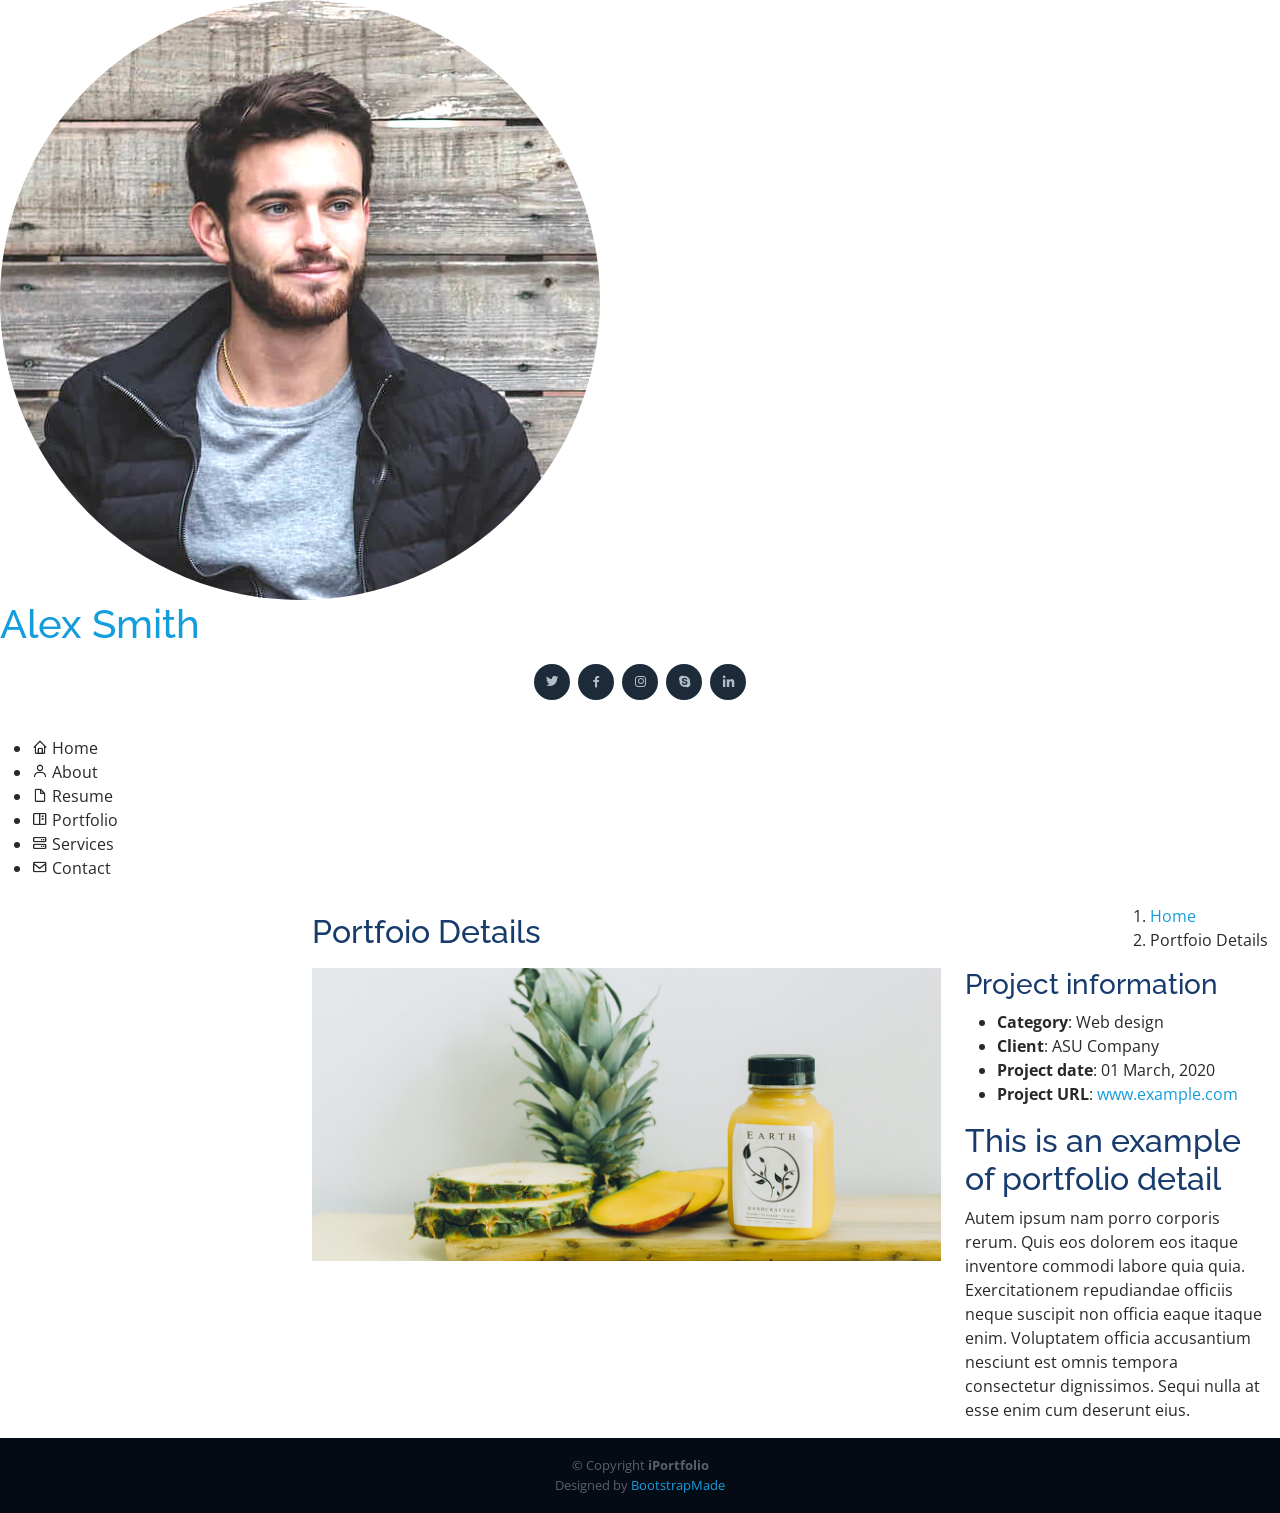
<file: portfolio-details.html>
<!DOCTYPE html>
<html lang="en">

<head>
  <meta charset="utf-8">
  <meta content="width=device-width, initial-scale=1.0" name="viewport">

  <title>Portfolio Details - iPortfolio Bootstrap Template</title>
  <meta content="" name="description">
  <meta content="" name="keywords">

  <!-- Favicons -->
  <link href="assets/img/favicon.png" rel="icon">
  <link href="assets/img/apple-touch-icon.png" rel="apple-touch-icon">

  <!-- Google Fonts -->
  <link href="https://fonts.googleapis.com/css?family=Open+Sans:300,300i,400,400i,600,600i,700,700i|Raleway:300,300i,400,400i,500,500i,600,600i,700,700i|Poppins:300,300i,400,400i,500,500i,600,600i,700,700i" rel="stylesheet">

  <!-- Vendor CSS Files -->
  <link href="assets/vendor/aos/aos.css" rel="stylesheet">
  <link href="assets/vendor/bootstrap/css/bootstrap.min.css" rel="stylesheet">
  <link href="assets/vendor/bootstrap-icons/bootstrap-icons.css" rel="stylesheet">
  <link href="assets/vendor/boxicons/css/boxicons.min.css" rel="stylesheet">
  <link href="assets/vendor/glightbox/css/glightbox.min.css" rel="stylesheet">
  <link href="assets/vendor/swiper/swiper-bundle.min.css" rel="stylesheet">

  <!-- Template Main CSS File -->
  <link href="assets/css/style.css" rel="stylesheet">

  <!-- =======================================================
  * Template Name: iPortfolio
  * Updated: Jan 29 2024 with Bootstrap v5.3.2
  * Template URL: https://bootstrapmade.com/iportfolio-bootstrap-portfolio-websites-template/
  * Author: BootstrapMade.com
  * License: https://bootstrapmade.com/license/
  ======================================================== -->
</head>

<body>

  <!-- ======= Mobile nav toggle button ======= -->
  <i class="bi bi-list mobile-nav-toggle d-xl-none"></i>

  <!-- ======= Header ======= -->
  <header id="header">
    <div class="d-flex flex-column">

      <div class="profile">
        <img src="assets/img/profile-img.jpg" alt="" class="img-fluid rounded-circle">
        <h1 class="text-light"><a href="index.html">Alex Smith</a></h1>
        <div class="social-links mt-3 text-center">
          <a href="#" class="twitter"><i class="bx bxl-twitter"></i></a>
          <a href="#" class="facebook"><i class="bx bxl-facebook"></i></a>
          <a href="#" class="instagram"><i class="bx bxl-instagram"></i></a>
          <a href="#" class="google-plus"><i class="bx bxl-skype"></i></a>
          <a href="#" class="linkedin"><i class="bx bxl-linkedin"></i></a>
        </div>
      </div>

      <nav id="navbar" class="nav-menu navbar">
        <ul>
          <li><a href="#hero" class="nav-link scrollto active"><i class="bx bx-home"></i> <span>Home</span></a></li>
          <li><a href="#about" class="nav-link scrollto"><i class="bx bx-user"></i> <span>About</span></a></li>
          <li><a href="#resume" class="nav-link scrollto"><i class="bx bx-file-blank"></i> <span>Resume</span></a></li>
          <li><a href="#portfolio" class="nav-link scrollto"><i class="bx bx-book-content"></i> <span>Portfolio</span></a></li>
          <li><a href="#services" class="nav-link scrollto"><i class="bx bx-server"></i> <span>Services</span></a></li>
          <li><a href="#contact" class="nav-link scrollto"><i class="bx bx-envelope"></i> <span>Contact</span></a></li>
        </ul>
      </nav><!-- .nav-menu -->
    </div>
  </header><!-- End Header -->

  <main id="main">

    <!-- ======= Breadcrumbs ======= -->
    <section id="breadcrumbs" class="breadcrumbs">
      <div class="container">

        <div class="d-flex justify-content-between align-items-center">
          <h2>Portfoio Details</h2>
          <ol>
            <li><a href="index.html">Home</a></li>
            <li>Portfoio Details</li>
          </ol>
        </div>

      </div>
    </section><!-- End Breadcrumbs -->

    <!-- ======= Portfolio Details Section ======= -->
    <section id="portfolio-details" class="portfolio-details">
      <div class="container">

        <div class="row gy-4">

          <div class="col-lg-8">
            <div class="portfolio-details-slider swiper">
              <div class="swiper-wrapper align-items-center">

                <div class="swiper-slide">
                  <img src="assets/img/portfolio/portfolio-details-1.jpg" alt="">
                </div>

                <div class="swiper-slide">
                  <img src="assets/img/portfolio/portfolio-details-2.jpg" alt="">
                </div>

                <div class="swiper-slide">
                  <img src="assets/img/portfolio/portfolio-details-3.jpg" alt="">
                </div>

              </div>
              <div class="swiper-pagination"></div>
            </div>
          </div>

          <div class="col-lg-4">
            <div class="portfolio-info">
              <h3>Project information</h3>
              <ul>
                <li><strong>Category</strong>: Web design</li>
                <li><strong>Client</strong>: ASU Company</li>
                <li><strong>Project date</strong>: 01 March, 2020</li>
                <li><strong>Project URL</strong>: <a href="#">www.example.com</a></li>
              </ul>
            </div>
            <div class="portfolio-description">
              <h2>This is an example of portfolio detail</h2>
              <p>
                Autem ipsum nam porro corporis rerum. Quis eos dolorem eos itaque inventore commodi labore quia quia. Exercitationem repudiandae officiis neque suscipit non officia eaque itaque enim. Voluptatem officia accusantium nesciunt est omnis tempora consectetur dignissimos. Sequi nulla at esse enim cum deserunt eius.
              </p>
            </div>
          </div>

        </div>

      </div>
    </section><!-- End Portfolio Details Section -->

  </main><!-- End #main -->

  <!-- ======= Footer ======= -->
  <footer id="footer">
    <div class="container">
      <div class="copyright">
        &copy; Copyright <strong><span>iPortfolio</span></strong>
      </div>
      <div class="credits">
        <!-- All the links in the footer should remain intact. -->
        <!-- You can delete the links only if you purchased the pro version. -->
        <!-- Licensing information: https://bootstrapmade.com/license/ -->
        <!-- Purchase the pro version with working PHP/AJAX contact form: https://bootstrapmade.com/iportfolio-bootstrap-portfolio-websites-template/ -->
        Designed by <a href="https://bootstrapmade.com/">BootstrapMade</a>
      </div>
    </div>
  </footer><!-- End  Footer -->

  <a href="#" class="back-to-top d-flex align-items-center justify-content-center"><i class="bi bi-arrow-up-short"></i></a>

  <!-- Vendor JS Files -->
  <script src="assets/vendor/purecounter/purecounter_vanilla.js"></script>
  <script src="assets/vendor/aos/aos.js"></script>
  <script src="assets/vendor/bootstrap/js/bootstrap.bundle.min.js"></script>
  <script src="assets/vendor/glightbox/js/glightbox.min.js"></script>
  <script src="assets/vendor/isotope-layout/isotope.pkgd.min.js"></script>
  <script src="assets/vendor/swiper/swiper-bundle.min.js"></script>
  <script src="assets/vendor/typed.js/typed.umd.js"></script>
  <script src="assets/vendor/waypoints/noframework.waypoints.js"></script>
  <script src="assets/vendor/php-email-form/validate.js"></script>

  <!-- Template Main JS File -->
  <script src="assets/js/main.js"></script>

</body>

</html>
</file>
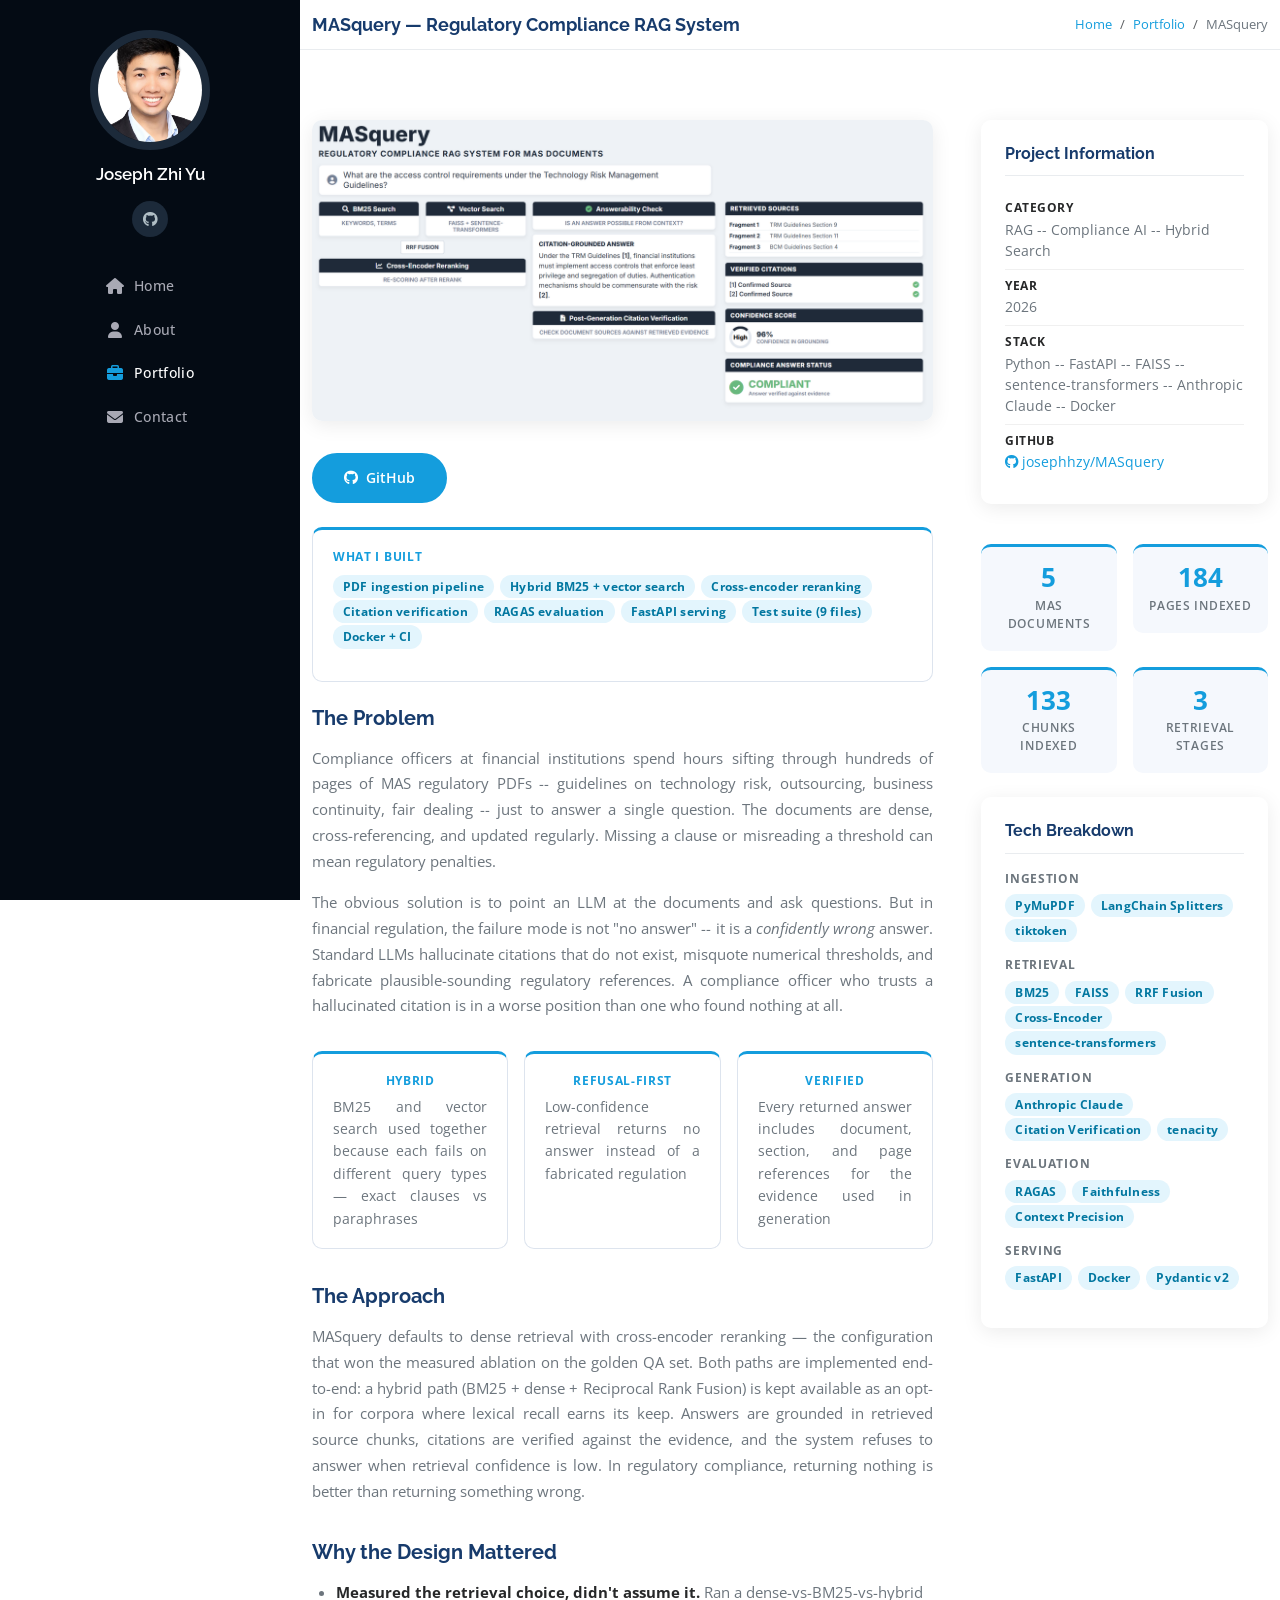
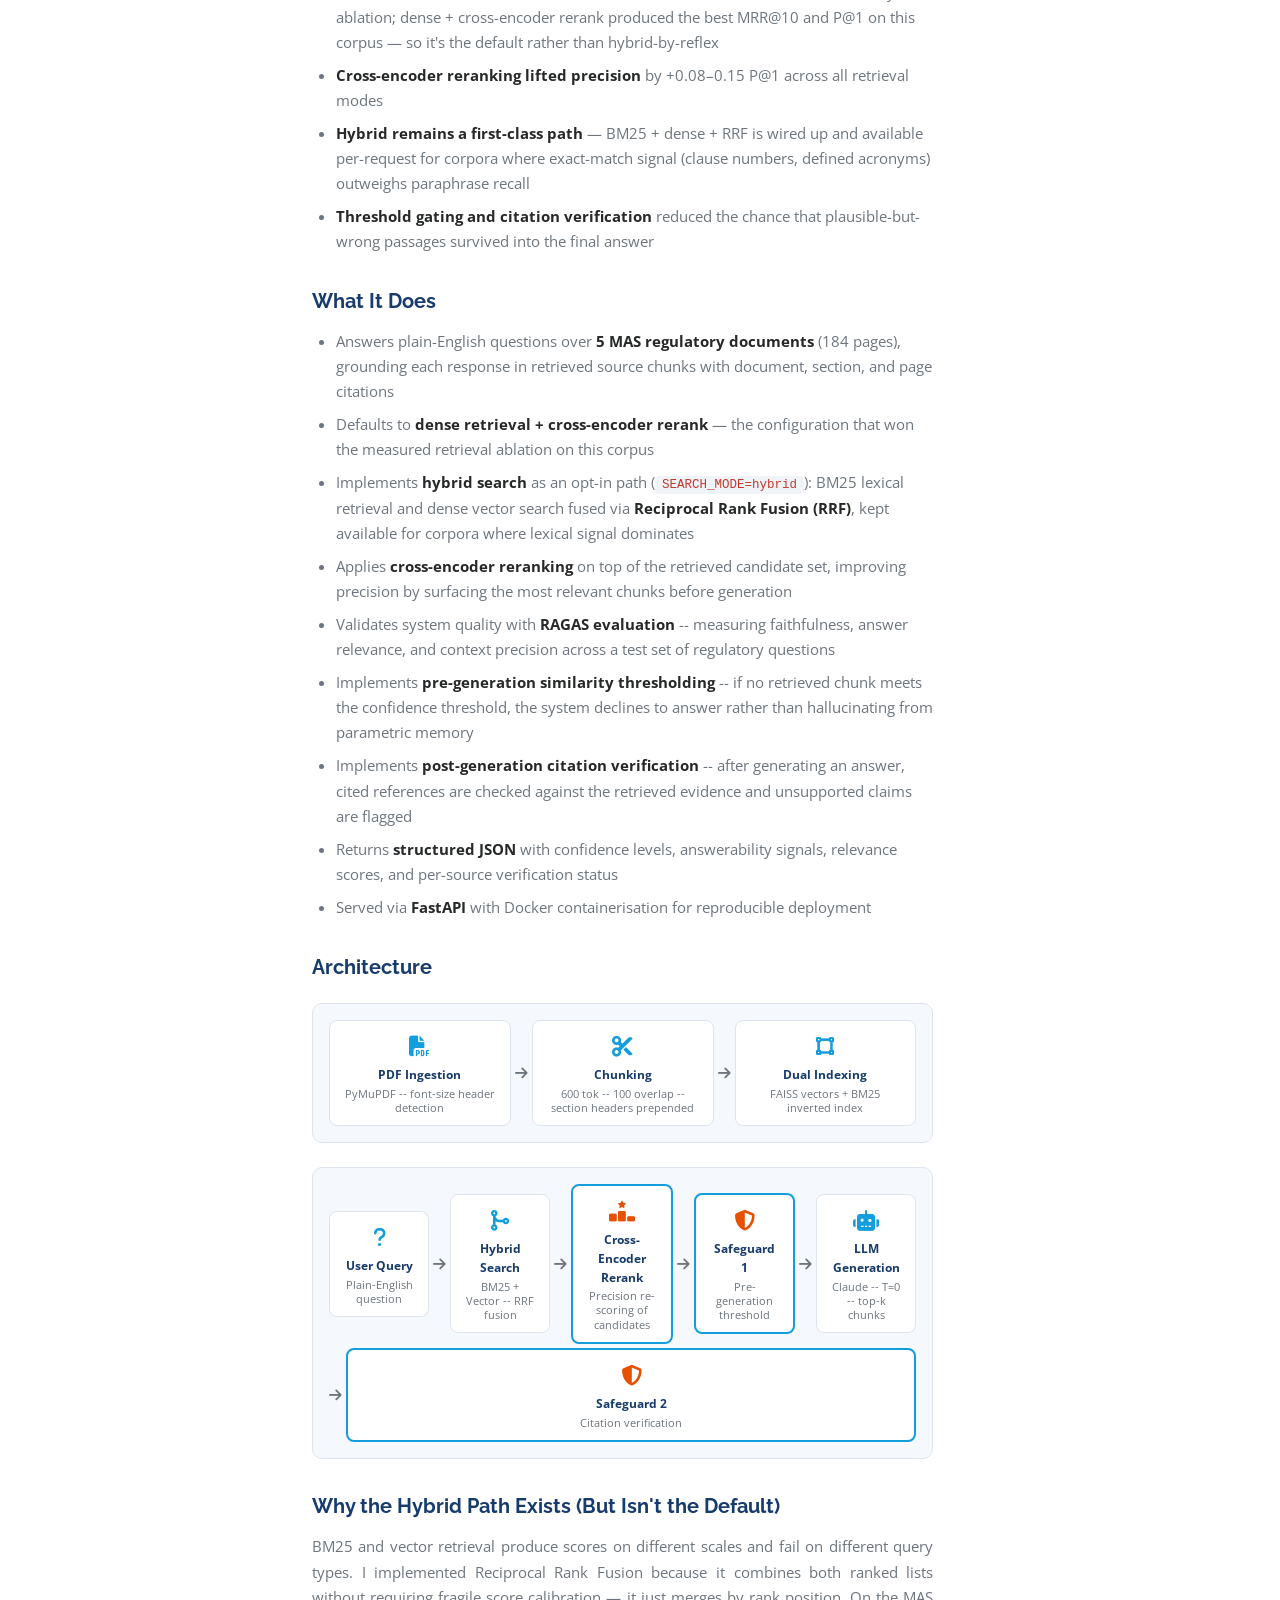
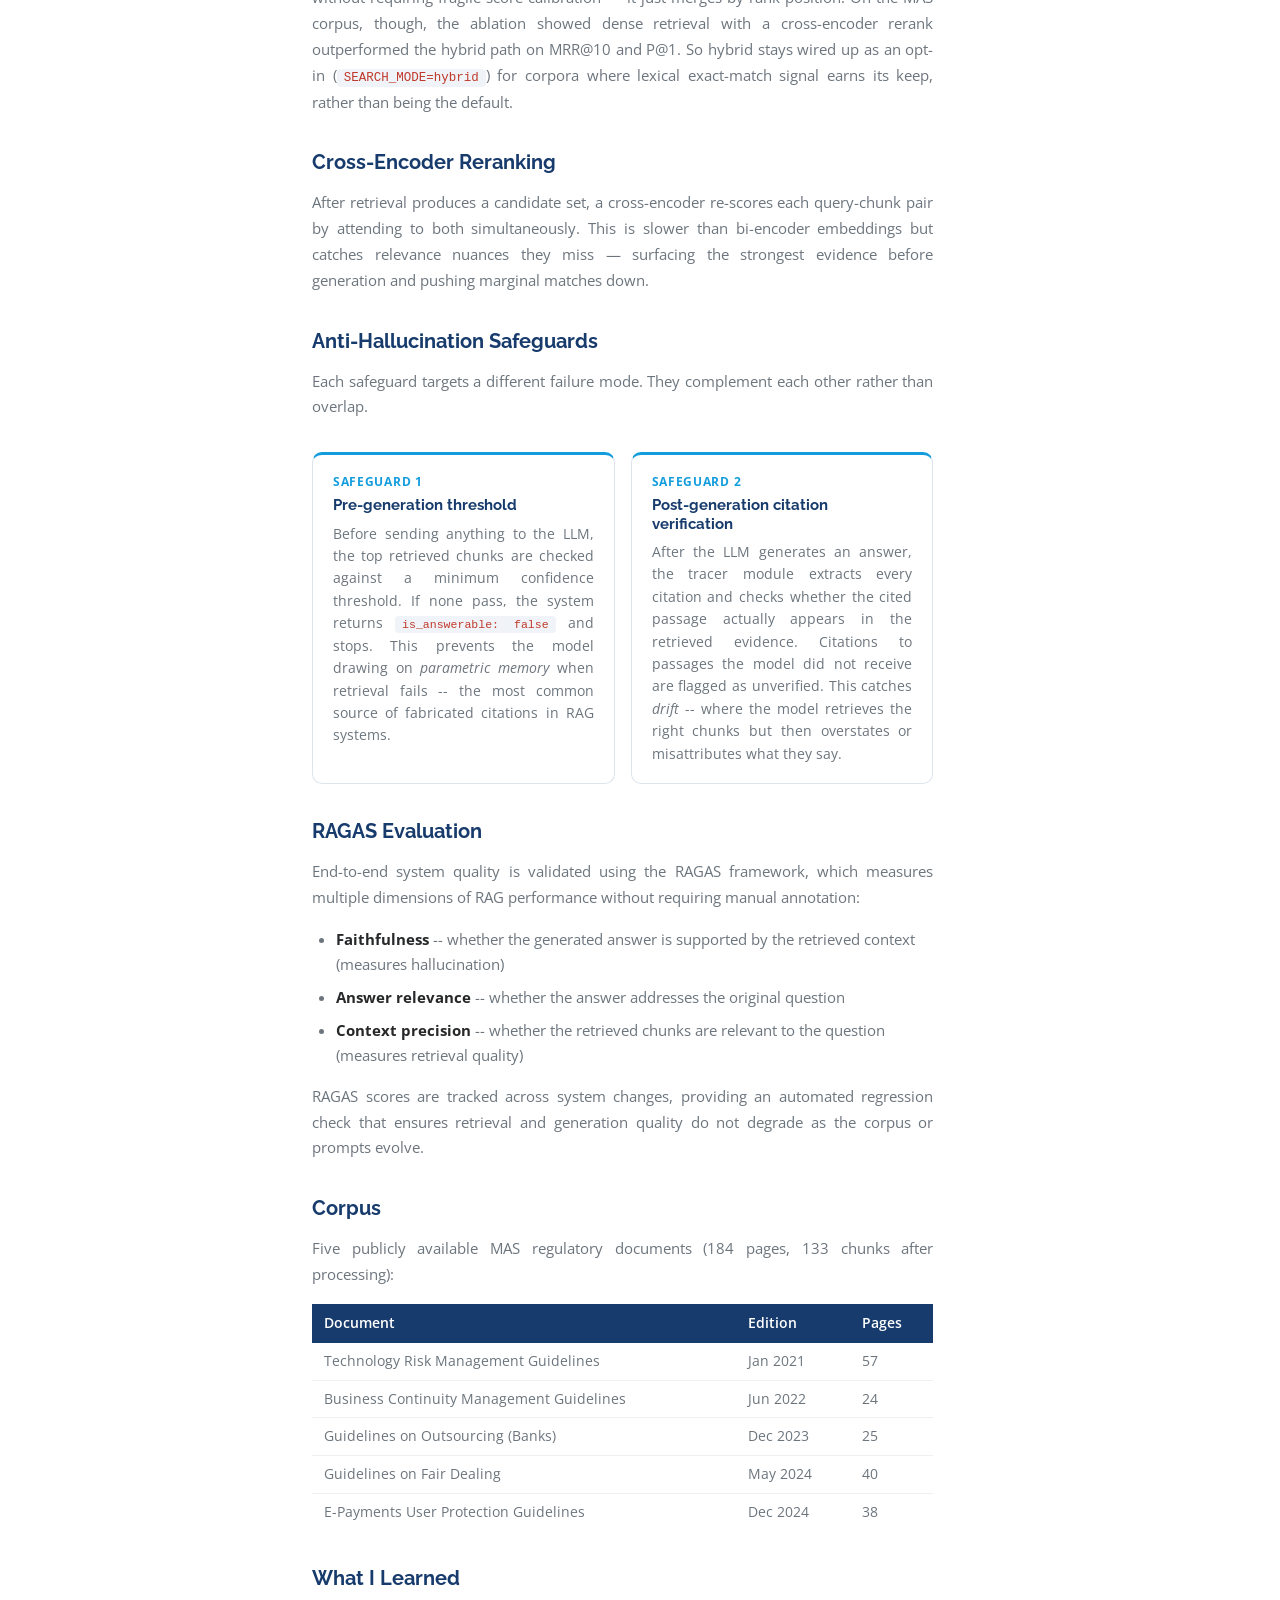
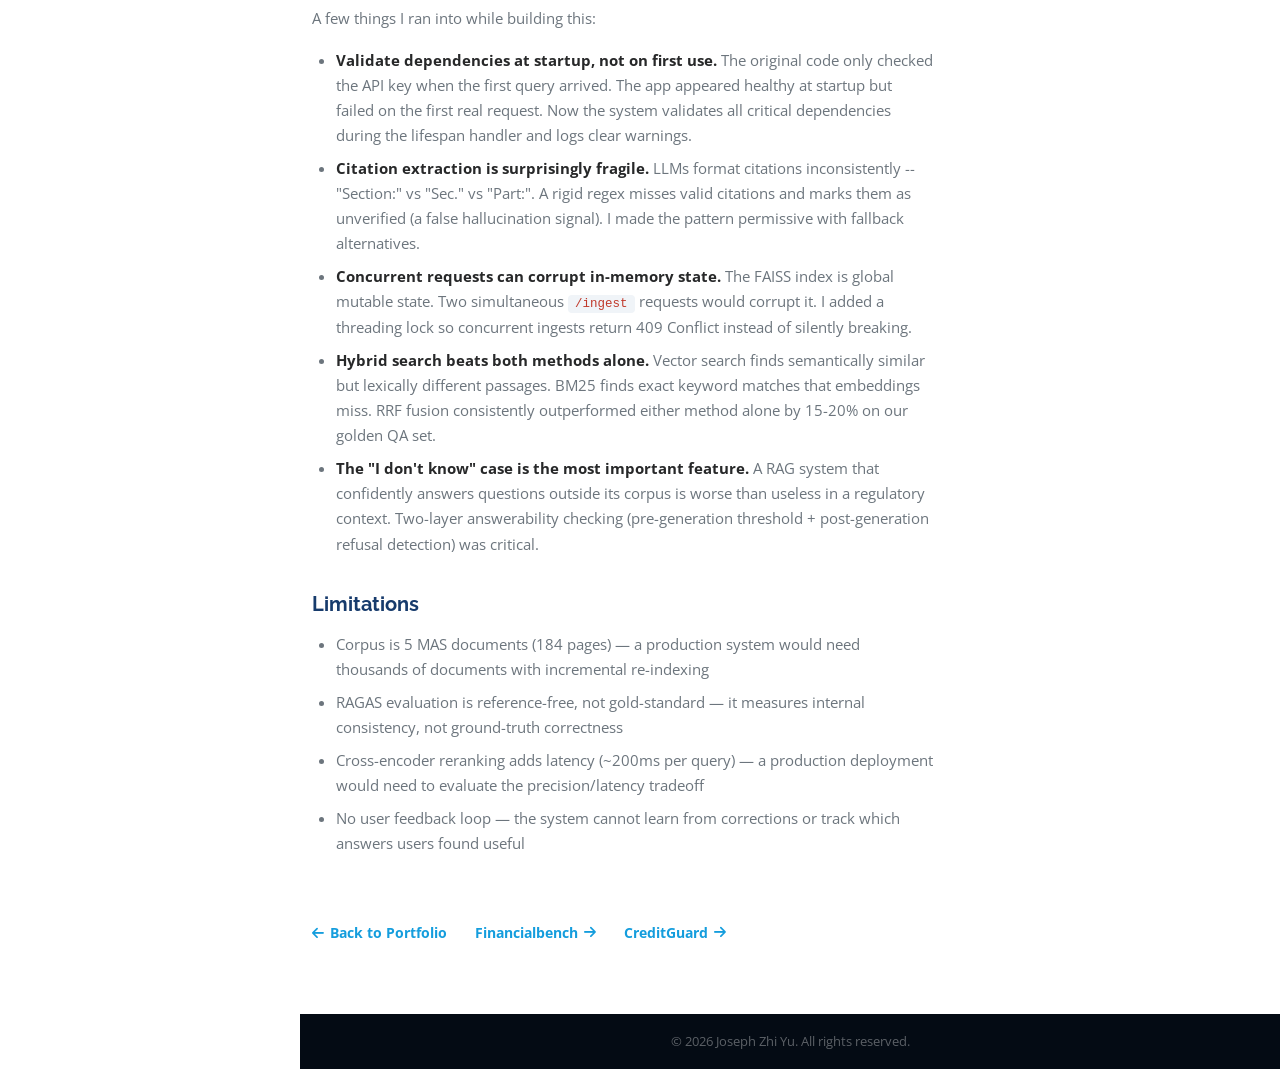
<file: rag-details.html>
<!DOCTYPE html>
<html lang="en">

<head>
  <meta charset="utf-8">
  <meta name="viewport" content="width=device-width, initial-scale=1.0">
  <title>MASquery — Regulatory Compliance RAG System — Joseph Zhi Yu</title>
  <meta name="description" content="Hybrid-search RAG system for MAS banking regulations with BM25 + vector + RRF fusion, cross-encoder reranking, RAGAS evaluation, and anti-hallucination safeguards.">

  <link rel="apple-touch-icon" sizes="180x180" href="favicon_io/apple-touch-icon.png">
  <link rel="icon" type="image/png" sizes="32x32" href="favicon_io/favicon-32x32.png">
  <link rel="icon" type="image/png" sizes="16x16" href="favicon_io/favicon-16x16.png">
  <link rel="manifest" href="favicon_io/site.webmanifest">
  <link href="https://fonts.googleapis.com/css2?family=Open+Sans:wght@400;600;700&family=Raleway:wght@400;600;700&display=swap" rel="stylesheet">
  <link href="https://cdnjs.cloudflare.com/ajax/libs/font-awesome/6.5.2/css/all.min.css" rel="stylesheet">
  <link href="https://cdn.jsdelivr.net/npm/bootstrap@5.3.3/dist/css/bootstrap.min.css" rel="stylesheet">
  <link href="https://cdn.jsdelivr.net/npm/aos@2.3.4/dist/aos.css" rel="stylesheet">
  <link href="assets/css/style.css" rel="stylesheet">
</head>

<body>

  <button id="sidebar-toggle" aria-label="Toggle navigation">
    <i class="fa-solid fa-bars"></i>
  </button>
  <div id="sidebar-overlay"></div>

  <aside id="sidebar">
    <div class="profile">
      <img src="assets/img/joseph-profile.png" class="sidebar-photo" alt="Joseph Zhi Yu">
      <div class="sidebar-name"><a href="index.html">Joseph Zhi Yu</a></div>
      <div class="social-links">
        <a href="https://github.com/josephhzy" target="_blank" title="GitHub"><i class="fa-brands fa-github"></i></a>
        <!-- <a href="https://www.linkedin.com/in/josephzhiyu/" target="_blank" title="LinkedIn"><i class="fa-brands fa-linkedin-in"></i></a> -->
        <!-- <a href="https://www.kaggle.com/josephzhiyu" target="_blank" title="Kaggle"><i class="fa-brands fa-kaggle"></i></a> -->
        <!-- <a href="https://leetcode.com/josephhzy/" target="_blank" title="LeetCode"><i class="fa-solid fa-code"></i></a> -->
        <!-- <a href="https://twitter.com/josephh_zy" target="_blank" title="Twitter / X"><i class="fa-brands fa-x-twitter"></i></a> -->
      </div>
    </div>
    <nav>
      <ul class="sidebar-nav">
        <li><a href="index.html#hero"><i class="fa-solid fa-house"></i> Home</a></li>
        <li><a href="index.html#about"><i class="fa-solid fa-user"></i> About</a></li>
        <li><a href="index.html#portfolio" class="active"><i class="fa-solid fa-briefcase"></i> Portfolio</a></li>
        <li><a href="index.html#contact"><i class="fa-solid fa-envelope"></i> Contact</a></li>
      </ul>
    </nav>
  </aside>

  <div id="main">

    <!-- Breadcrumb -->
    <div class="breadcrumb-bar">
      <div class="container d-flex justify-content-between align-items-center flex-wrap gap-2">
        <h2>MASquery — Regulatory Compliance RAG System</h2>
        <nav aria-label="breadcrumb">
          <ol class="breadcrumb mb-0">
            <li class="breadcrumb-item"><a href="index.html">Home</a></li>
            <li class="breadcrumb-item"><a href="index.html#portfolio">Portfolio</a></li>
            <li class="breadcrumb-item active">MASquery</li>
          </ol>
        </nav>
      </div>
    </div>

    <!-- Detail Content -->
    <section class="section-pad">
      <div class="container">
        <div class="row g-5">

          <!-- Left: main content -->
          <div class="col-lg-8" data-aos="fade-up">
            <img src="assets/img/portfolio/masquery-preview.png" class="project-main-img" alt="MAS Regulatory RAG System">

            <!-- Live demo CTA -->
            <div class="demo-cta-bar mb-4">
              <a href="https://github.com/josephhzy/MASquery" target="_blank" class="btn-accent me-3">
                <i class="fa-brands fa-github me-1"></i> GitHub
              </a>
            </div>

            <!-- My Contribution -->
            <div class="safeguard-card mb-4">
              <div class="safeguard-num">What I Built</div>
              <div class="tag-list mt-2">
                <span class="tag">PDF ingestion pipeline</span>
                <span class="tag">Hybrid BM25 + vector search</span>
                <span class="tag">Cross-encoder reranking</span>
                <span class="tag">Citation verification</span>
                <span class="tag">RAGAS evaluation</span>
                <span class="tag">FastAPI serving</span>
                <span class="tag">Test suite (9 files)</span>
                <span class="tag">Docker + CI</span>
              </div>
            </div>

            <div class="project-description">

              <h2>The Problem</h2>
              <p>
                Compliance officers at financial institutions spend hours sifting through hundreds of pages of
                MAS regulatory PDFs -- guidelines on technology risk, outsourcing, business continuity, fair
                dealing -- just to answer a single question. The documents are dense, cross-referencing, and
                updated regularly. Missing a clause or misreading a threshold can mean regulatory penalties.
              </p>
              <p>
                The obvious solution is to point an LLM at the documents and ask questions. But in financial
                regulation, the failure mode is not "no answer" -- it is a <em>confidently wrong</em> answer.
                Standard LLMs hallucinate citations that do not exist, misquote numerical thresholds, and
                fabricate plausible-sounding regulatory references. A compliance officer who trusts a
                hallucinated citation is in a worse position than one who found nothing at all.
              </p>

              <div class="row g-3 my-3">
                <div class="col-md-4">
                  <div class="safeguard-card text-center">
                    <div class="safeguard-num">Hybrid</div>
                    <p>BM25 and vector search used together because each fails on different query types — exact clauses vs paraphrases</p>
                  </div>
                </div>
                <div class="col-md-4">
                  <div class="safeguard-card text-center">
                    <div class="safeguard-num">Refusal-first</div>
                    <p>Low-confidence retrieval returns no answer instead of a fabricated regulation</p>
                  </div>
                </div>
                <div class="col-md-4">
                  <div class="safeguard-card text-center">
                    <div class="safeguard-num">Verified</div>
                    <p>Every returned answer includes document, section, and page references for the evidence used in generation</p>
                  </div>
                </div>
              </div>

              <h2>The Approach</h2>
              <p>
                MASquery defaults to dense retrieval with cross-encoder reranking — the configuration
                that won the measured ablation on the golden QA set. Both paths are implemented end-to-end:
                a hybrid path (BM25 + dense + Reciprocal Rank Fusion) is kept available as an opt-in
                for corpora where lexical recall earns its keep. Answers are grounded in retrieved source
                chunks, citations are verified against the evidence, and the system refuses to answer when
                retrieval confidence is low. In regulatory compliance, returning nothing is better than
                returning something wrong.
              </p>

              <h2>Why the Design Mattered</h2>
              <ul>
                <li><strong>Measured the retrieval choice, didn't assume it.</strong> Ran a dense-vs-BM25-vs-hybrid ablation; dense + cross-encoder rerank produced the best MRR@10 and P@1 on this corpus — so it's the default rather than hybrid-by-reflex</li>
                <li><strong>Cross-encoder reranking lifted precision</strong> by +0.08–0.15 P@1 across all retrieval modes</li>
                <li><strong>Hybrid remains a first-class path</strong> — BM25 + dense + RRF is wired up and available per-request for corpora where exact-match signal (clause numbers, defined acronyms) outweighs paraphrase recall</li>
                <li><strong>Threshold gating and citation verification</strong> reduced the chance that plausible-but-wrong passages survived into the final answer</li>
              </ul>

              <h2>What It Does</h2>
              <ul>
                <li>Answers plain-English questions over <strong>5 MAS regulatory documents</strong> (184 pages), grounding each response in retrieved source chunks with document, section, and page citations</li>
                <li>Defaults to <strong>dense retrieval + cross-encoder rerank</strong> — the configuration that won the measured retrieval ablation on this corpus</li>
                <li>Implements <strong>hybrid search</strong> as an opt-in path (<code>SEARCH_MODE=hybrid</code>): BM25 lexical retrieval and dense vector search fused via <strong>Reciprocal Rank Fusion (RRF)</strong>, kept available for corpora where lexical signal dominates</li>
                <li>Applies <strong>cross-encoder reranking</strong> on top of the retrieved candidate set, improving precision by surfacing the most relevant chunks before generation</li>
                <li>Validates system quality with <strong>RAGAS evaluation</strong> -- measuring faithfulness, answer relevance, and context precision across a test set of regulatory questions</li>
                <li>Implements <strong>pre-generation similarity thresholding</strong> -- if no retrieved chunk meets the confidence threshold, the system declines to answer rather than hallucinating from parametric memory</li>
                <li>Implements <strong>post-generation citation verification</strong> -- after generating an answer, cited references are checked against the retrieved evidence and unsupported claims are flagged</li>
                <li>Returns <strong>structured JSON</strong> with confidence levels, answerability signals, relevance scores, and per-source verification status</li>
                <li>Served via <strong>FastAPI</strong> with Docker containerisation for reproducible deployment</li>
              </ul>

              <h2>Architecture</h2>

              <!-- Architecture diagram: Ingestion -->
              <div class="arch-diagram my-4">
                <div class="arch-stage">
                  <div class="arch-icon"><i class="fa-solid fa-file-pdf"></i></div>
                  <div class="arch-label">PDF Ingestion</div>
                  <div class="arch-sub">PyMuPDF -- font-size header detection</div>
                </div>
                <div class="arch-arrow"><i class="fa-solid fa-arrow-right"></i></div>
                <div class="arch-stage">
                  <div class="arch-icon"><i class="fa-solid fa-scissors"></i></div>
                  <div class="arch-label">Chunking</div>
                  <div class="arch-sub">600 tok -- 100 overlap -- section headers prepended</div>
                </div>
                <div class="arch-arrow"><i class="fa-solid fa-arrow-right"></i></div>
                <div class="arch-stage">
                  <div class="arch-icon"><i class="fa-solid fa-vector-square"></i></div>
                  <div class="arch-label">Dual Indexing</div>
                  <div class="arch-sub">FAISS vectors + BM25 inverted index</div>
                </div>
              </div>

              <!-- Architecture diagram: Query pipeline -->
              <div class="arch-diagram my-3">
                <div class="arch-stage">
                  <div class="arch-icon"><i class="fa-solid fa-question"></i></div>
                  <div class="arch-label">User Query</div>
                  <div class="arch-sub">Plain-English question</div>
                </div>
                <div class="arch-arrow"><i class="fa-solid fa-arrow-right"></i></div>
                <div class="arch-stage">
                  <div class="arch-icon"><i class="fa-solid fa-code-merge"></i></div>
                  <div class="arch-label">Hybrid Search</div>
                  <div class="arch-sub">BM25 + Vector -- RRF fusion</div>
                </div>
                <div class="arch-arrow"><i class="fa-solid fa-arrow-right"></i></div>
                <div class="arch-stage arch-stage--safeguard">
                  <div class="arch-icon"><i class="fa-solid fa-ranking-star"></i></div>
                  <div class="arch-label">Cross-Encoder Rerank</div>
                  <div class="arch-sub">Precision re-scoring of candidates</div>
                </div>
                <div class="arch-arrow"><i class="fa-solid fa-arrow-right"></i></div>
                <div class="arch-stage arch-stage--safeguard">
                  <div class="arch-icon"><i class="fa-solid fa-shield-halved"></i></div>
                  <div class="arch-label">Safeguard 1</div>
                  <div class="arch-sub">Pre-generation threshold</div>
                </div>
                <div class="arch-arrow"><i class="fa-solid fa-arrow-right"></i></div>
                <div class="arch-stage">
                  <div class="arch-icon"><i class="fa-solid fa-robot"></i></div>
                  <div class="arch-label">LLM Generation</div>
                  <div class="arch-sub">Claude -- T=0 -- top-k chunks</div>
                </div>
                <div class="arch-arrow"><i class="fa-solid fa-arrow-right"></i></div>
                <div class="arch-stage arch-stage--safeguard">
                  <div class="arch-icon"><i class="fa-solid fa-shield-halved"></i></div>
                  <div class="arch-label">Safeguard 2</div>
                  <div class="arch-sub">Citation verification</div>
                </div>
              </div>

              <h2>Why the Hybrid Path Exists (But Isn't the Default)</h2>
              <p>
                BM25 and vector retrieval produce scores on different scales and fail on different query types.
                I implemented Reciprocal Rank Fusion because it combines both ranked lists without requiring
                fragile score calibration — it just merges by rank position. On the MAS corpus, though, the
                ablation showed dense retrieval with a cross-encoder rerank outperformed the hybrid path on
                MRR@10 and P@1. So hybrid stays wired up as an opt-in (<code>SEARCH_MODE=hybrid</code>) for
                corpora where lexical exact-match signal earns its keep, rather than being the default.
              </p>

              <h2>Cross-Encoder Reranking</h2>
              <p>
                After retrieval produces a candidate set, a cross-encoder re-scores each query-chunk pair by
                attending to both simultaneously. This is slower than bi-encoder embeddings but catches
                relevance nuances they miss — surfacing the strongest evidence before generation and pushing
                marginal matches down.
              </p>

              <h2>Anti-Hallucination Safeguards</h2>
              <p>
                Each safeguard targets a different failure mode. They complement each other rather than overlap.
              </p>
              <div class="row g-3 my-2">
                <div class="col-md-6">
                  <div class="safeguard-card">
                    <div class="safeguard-num">Safeguard 1</div>
                    <h5>Pre-generation threshold</h5>
                    <p>
                      Before sending anything to the LLM, the top retrieved chunks are checked against a
                      minimum confidence threshold. If none pass, the system returns <code>is_answerable: false</code>
                      and stops. This prevents the model drawing on <em>parametric memory</em> when retrieval fails --
                      the most common source of fabricated citations in RAG systems.
                    </p>
                  </div>
                </div>
                <div class="col-md-6">
                  <div class="safeguard-card">
                    <div class="safeguard-num">Safeguard 2</div>
                    <h5>Post-generation citation verification</h5>
                    <p>
                      After the LLM generates an answer, the tracer module extracts every citation and checks
                      whether the cited passage actually appears in the retrieved evidence. Citations to passages
                      the model did not receive are flagged as unverified. This catches <em>drift</em> -- where
                      the model retrieves the right chunks but then overstates or misattributes what they say.
                    </p>
                  </div>
                </div>
              </div>

              <h2>RAGAS Evaluation</h2>
              <p>
                End-to-end system quality is validated using the RAGAS framework, which measures multiple
                dimensions of RAG performance without requiring manual annotation:
              </p>
              <ul>
                <li><strong>Faithfulness</strong> -- whether the generated answer is supported by the retrieved context (measures hallucination)</li>
                <li><strong>Answer relevance</strong> -- whether the answer addresses the original question</li>
                <li><strong>Context precision</strong> -- whether the retrieved chunks are relevant to the question (measures retrieval quality)</li>
              </ul>
              <p>
                RAGAS scores are tracked across system changes, providing an automated regression check that
                ensures retrieval and generation quality do not degrade as the corpus or prompts evolve.
              </p>

              <h2>Corpus</h2>
              <p>Five publicly available MAS regulatory documents (184 pages, 133 chunks after processing):</p>
              <div class="table-responsive">
                <table class="project-table">
                  <thead><tr><th>Document</th><th>Edition</th><th>Pages</th></tr></thead>
                  <tbody>
                    <tr><td>Technology Risk Management Guidelines</td><td>Jan 2021</td><td>57</td></tr>
                    <tr><td>Business Continuity Management Guidelines</td><td>Jun 2022</td><td>24</td></tr>
                    <tr><td>Guidelines on Outsourcing (Banks)</td><td>Dec 2023</td><td>25</td></tr>
                    <tr><td>Guidelines on Fair Dealing</td><td>May 2024</td><td>40</td></tr>
                    <tr><td>E-Payments User Protection Guidelines</td><td>Dec 2024</td><td>38</td></tr>
                  </tbody>
                </table>
              </div>

              <h2>What I Learned</h2>
              <p>A few things I ran into while building this:</p>
              <ul>
                <li>
                  <strong>Validate dependencies at startup, not on first use.</strong> The original code only checked the API key when the first query arrived. The app appeared healthy at startup but failed on the first real request. Now the system validates all critical dependencies during the lifespan handler and logs clear warnings.
                </li>
                <li>
                  <strong>Citation extraction is surprisingly fragile.</strong> LLMs format citations inconsistently -- "Section:" vs "Sec." vs "Part:". A rigid regex misses valid citations and marks them as unverified (a false hallucination signal). I made the pattern permissive with fallback alternatives.
                </li>
                <li>
                  <strong>Concurrent requests can corrupt in-memory state.</strong> The FAISS index is global mutable state. Two simultaneous <code>/ingest</code> requests would corrupt it. I added a threading lock so concurrent ingests return 409 Conflict instead of silently breaking.
                </li>
                <li>
                  <strong>Hybrid search beats both methods alone.</strong> Vector search finds semantically similar but lexically different passages. BM25 finds exact keyword matches that embeddings miss. RRF fusion consistently outperformed either method alone by 15-20% on our golden QA set.
                </li>
                <li>
                  <strong>The "I don't know" case is the most important feature.</strong> A RAG system that confidently answers questions outside its corpus is worse than useless in a regulatory context. Two-layer answerability checking (pre-generation threshold + post-generation refusal detection) was critical.
                </li>
              </ul>

              <h2>Limitations</h2>
              <ul>
                <li>Corpus is 5 MAS documents (184 pages) — a production system would need thousands of documents with incremental re-indexing</li>
                <li>RAGAS evaluation is reference-free, not gold-standard — it measures internal consistency, not ground-truth correctness</li>
                <li>Cross-encoder reranking adds latency (~200ms per query) — a production deployment would need to evaluate the precision/latency tradeoff</li>
                <li>No user feedback loop — the system cannot learn from corrections or track which answers users found useful</li>
              </ul>

            </div>
          </div>

          <!-- Right: project info card -->
          <div class="col-lg-4" data-aos="fade-left" data-aos-delay="100">
            <div class="project-info-card">
              <h3>Project Information</h3>
              <ul class="project-info-list">
                <li><strong>Category</strong>RAG -- Compliance AI -- Hybrid Search</li>
                <li><strong>Year</strong>2026</li>
                <li><strong>Stack</strong>Python -- FastAPI -- FAISS -- sentence-transformers -- Anthropic Claude -- Docker</li>
                <li>
                  <strong>GitHub</strong>
                  <a href="https://github.com/josephhzy/MASquery" target="_blank">
                    <i class="fa-brands fa-github me-1"></i>josephhzy/MASquery
                  </a>
                </li>
              </ul>
            </div>

            <!-- Stat cards -->
            <div class="row g-3 mt-4">
              <div class="col-6">
                <div class="stat-card">
                  <div class="stat-value">5</div>
                  <div class="stat-label">MAS Documents</div>
                </div>
              </div>
              <div class="col-6">
                <div class="stat-card">
                  <div class="stat-value">184</div>
                  <div class="stat-label">Pages Indexed</div>
                </div>
              </div>
              <div class="col-6">
                <div class="stat-card">
                  <div class="stat-value">133</div>
                  <div class="stat-label">Chunks Indexed</div>
                </div>
              </div>
              <div class="col-6">
                <div class="stat-card">
                  <div class="stat-value">3</div>
                  <div class="stat-label">Retrieval Stages</div>
                </div>
              </div>
            </div>

            <!-- Tech breakdown -->
            <div class="project-info-card mt-4">
              <h3>Tech Breakdown</h3>
              <div class="tech-layer">
                <div class="tech-layer-label">Ingestion</div>
                <div class="tag-list">
                  <span class="tag">PyMuPDF</span>
                  <span class="tag">LangChain Splitters</span>
                  <span class="tag">tiktoken</span>
                </div>
              </div>
              <div class="tech-layer">
                <div class="tech-layer-label">Retrieval</div>
                <div class="tag-list">
                  <span class="tag">BM25</span>
                  <span class="tag">FAISS</span>
                  <span class="tag">RRF Fusion</span>
                  <span class="tag">Cross-Encoder</span>
                  <span class="tag">sentence-transformers</span>
                </div>
              </div>
              <div class="tech-layer">
                <div class="tech-layer-label">Generation</div>
                <div class="tag-list">
                  <span class="tag">Anthropic Claude</span>
                  <span class="tag">Citation Verification</span>
                  <span class="tag">tenacity</span>
                </div>
              </div>
              <div class="tech-layer">
                <div class="tech-layer-label">Evaluation</div>
                <div class="tag-list">
                  <span class="tag">RAGAS</span>
                  <span class="tag">Faithfulness</span>
                  <span class="tag">Context Precision</span>
                </div>
              </div>
              <div class="tech-layer">
                <div class="tech-layer-label">Serving</div>
                <div class="tag-list">
                  <span class="tag">FastAPI</span>
                  <span class="tag">Docker</span>
                  <span class="tag">Pydantic v2</span>
                </div>
              </div>
            </div>

          </div>

        </div>

        <div class="mt-5" data-aos="fade-up">
          <a href="index.html#portfolio" class="card-arrow-link">
            <i class="fa-solid fa-arrow-left"></i> Back to Portfolio
          </a>
          <a href="financialbench-details.html" class="card-arrow-link ms-4">
            Financialbench <i class="fa-solid fa-arrow-right"></i>
          </a>
          <a href="creditguard-details.html" class="card-arrow-link ms-4">
            CreditGuard <i class="fa-solid fa-arrow-right"></i>
          </a>
        </div>

      </div>
    </section>

    <footer>
      <p class="mb-0">&copy; 2026 Joseph Zhi Yu. All rights reserved.</p>
    </footer>

  </div>

  <button class="back-to-top" aria-label="Back to top">
    <i class="fa-solid fa-chevron-up"></i>
  </button>

  <script src="https://cdn.jsdelivr.net/npm/bootstrap@5.3.3/dist/js/bootstrap.bundle.min.js"></script>
  <script src="https://cdn.jsdelivr.net/npm/aos@2.3.4/dist/aos.js"></script>
  <script src="assets/js/main.js"></script>

</body>
</html>
</file>
<file: assets/css/style.css>
/* ============================================================
   Joseph Zhi Yu — Portfolio
   Custom CSS built on Bootstrap 5. No template attribution.
   ============================================================ */

/* ---- Design Tokens ---- */
:root {
  --sidebar-width: 300px;
  --accent:        #149ddd;
  --accent-hover:  #37b3ed;
  --dark-bg:       #040b14;
  --dark-surface:  #1c2a3a;
  --nav-text:      #a8a9b4;
  --body-text:     #272829;
  --text-muted:    #6c757d;
  --heading-dark:  #173b6c;
  --section-alt:   #f5f8fd;
  --card-shadow:   0 4px 20px rgba(0, 0, 0, 0.08);
  --transition:    0.3s ease;
  --font-body:     'Open Sans', sans-serif;
  --font-heading:  'Raleway', sans-serif;
}

/* ---- Base ---- */
*, *::before, *::after { box-sizing: border-box; }
html { scroll-behavior: smooth; }
body {
  font-family: var(--font-body);
  color: var(--body-text);
  background: #fff;
  margin: 0;
  padding: 0;
  overflow-x: hidden;
}
h1, h2, h3, h4, h5, h6 { font-family: var(--font-heading); color: var(--heading-dark); }
a { color: var(--accent); text-decoration: none; transition: color var(--transition); }
a:hover { color: var(--accent-hover); }
img { max-width: 100%; }

/* ---- Sidebar ---- */
#sidebar {
  position: fixed;
  top: 0; left: 0; bottom: 0;
  width: var(--sidebar-width);
  background: var(--dark-bg);
  display: flex;
  flex-direction: column;
  align-items: center;
  padding: 30px 15px 20px;
  z-index: 1000;
  overflow-y: auto;
  transition: left var(--transition);
}
.sidebar-photo {
  width: 120px; height: 120px;
  border-radius: 50%;
  border: 8px solid var(--dark-surface);
  object-fit: cover;
  display: block;
  margin: 0 auto 12px;
}
.sidebar-name {
  color: #fff;
  font-family: var(--font-heading);
  font-size: 1.05rem;
  font-weight: 600;
  text-align: center;
  margin-bottom: 14px;
}
.sidebar-name a { color: #fff; }
.sidebar-name a:hover { color: var(--accent); }
.social-links {
  display: flex;
  flex-wrap: wrap;
  gap: 8px;
  justify-content: center;
  margin-bottom: 28px;
}
.social-links a {
  width: 36px; height: 36px;
  border-radius: 50%;
  background: var(--dark-surface);
  color: #b0bec5;
  display: flex;
  align-items: center;
  justify-content: center;
  font-size: 0.95rem;
  transition: background var(--transition), color var(--transition);
}
.social-links a:hover { background: var(--accent); color: #fff; }
.sidebar-nav { list-style: none; padding: 0; margin: 0; width: 100%; }
.sidebar-nav li { margin-bottom: 2px; }
.sidebar-nav a {
  display: flex;
  align-items: center;
  gap: 10px;
  padding: 10px 14px;
  border-radius: 5px;
  color: var(--nav-text);
  font-size: 0.9rem;
  font-weight: 500;
  letter-spacing: 0.02em;
  transition: color var(--transition);
}
.sidebar-nav a i { font-size: 1rem; width: 18px; text-align: center; }
.sidebar-nav a:hover,
.sidebar-nav a.active { color: #fff; }
.sidebar-nav a.active i { color: var(--accent); }

/* ---- Main Content ---- */
#main { margin-left: var(--sidebar-width); }

/* ---- Mobile Toggle ---- */
#sidebar-toggle {
  display: none;
  position: fixed;
  top: 15px; right: 15px;
  z-index: 1100;
  width: 40px; height: 40px;
  border-radius: 50%;
  background: var(--accent);
  border: none;
  color: #fff;
  font-size: 1rem;
  cursor: pointer;
  align-items: center;
  justify-content: center;
  box-shadow: 0 2px 8px rgba(0,0,0,0.2);
  transition: background var(--transition);
}
#sidebar-toggle:hover { background: var(--accent-hover); }
#sidebar-overlay {
  display: none;
  position: fixed;
  inset: 0;
  background: rgba(0,0,0,0.5);
  z-index: 999;
}

/* ---- Hero ---- */
#hero {
  height: 100vh;
  height: 100svh;
  background: url('../img/background.jpg') center center / cover no-repeat;
  position: relative;
  display: flex;
  align-items: center;
  justify-content: center;
}
#hero::before {
  content: '';
  position: absolute;
  inset: 0;
  background: rgba(5, 13, 24, 0.60);
  z-index: 1;
}
.hero-content {
  position: relative;
  z-index: 2;
  text-align: center;
  padding: 0 20px;
}
.hero-content h1 {
  font-size: clamp(1.8rem, 6vw, 3.8rem);
  font-weight: 700;
  color: #fff;
  margin-bottom: 12px;
  letter-spacing: -0.5px;
}
.hero-subtitle {
  font-size: clamp(0.9rem, 2.5vw, 1.2rem);
  color: rgba(255,255,255,0.8);
  margin-bottom: 32px;
  min-height: 1.8em;
}
.typed-cursor {
  border-right: 2px solid var(--accent);
  margin-left: 2px;
  animation: blink 0.7s steps(1) infinite;
}
@keyframes blink {
  0%, 100% { opacity: 1; }
  50%       { opacity: 0; }
}
.hero-cta { display: flex; gap: 14px; justify-content: center; flex-wrap: wrap; }
.btn-accent {
  background: var(--accent); color: #fff;
  padding: 12px 30px; border-radius: 30px;
  font-weight: 600; font-size: 0.9rem;
  border: 2px solid var(--accent);
  transition: background var(--transition), color var(--transition);
}
.btn-accent:hover { background: transparent; color: #fff; }
.btn-outline-light-custom {
  background: transparent; color: #fff;
  padding: 12px 30px; border-radius: 30px;
  font-weight: 600; font-size: 0.9rem;
  border: 2px solid rgba(255,255,255,0.5);
  transition: border-color var(--transition), color var(--transition);
}
.btn-outline-light-custom:hover { border-color: var(--accent); color: var(--accent); }

/* ---- Sections ---- */
.section-pad { padding: 70px 0; }
.section-alt  { background: var(--section-alt); }
.section-title { margin-bottom: 48px; }
.section-title h2 {
  font-size: 1.9rem; font-weight: 700;
  color: var(--heading-dark);
  padding-bottom: 18px; margin-bottom: 16px;
  position: relative;
}
.section-title h2::after {
  content: ''; position: absolute;
  bottom: 0; left: 0;
  width: 52px; height: 3px;
  background: var(--accent); border-radius: 2px;
}
.section-title p { color: var(--text-muted); font-size: 0.95rem; max-width: 620px; }
#portfolio .section-title p { max-width: none; text-align: justify; }

/* ---- About ---- */
.about-photo {
  width: 100%; max-width: 300px;
  border-radius: 10px; box-shadow: var(--card-shadow); display: block;
}
.about-role { font-size: 1.1rem; font-weight: 600; color: var(--heading-dark); margin-bottom: 12px; }
.about-lead {
  font-style: italic; color: var(--text-muted);
  font-size: 0.95rem; line-height: 1.7; margin-bottom: 20px;
  border-left: 3px solid var(--accent); padding-left: 14px;
  text-align: justify;
}
.about-info { list-style: none; padding: 0; margin: 0 0 20px; }
.about-info li {
  display: flex; align-items: flex-start; gap: 8px;
  padding: 7px 0; font-size: 0.9rem;
  border-bottom: 1px solid #eef0f2;
}
.about-info li:last-child { border-bottom: none; }
.about-info li i { color: var(--accent); margin-top: 3px; font-size: 0.75rem; }
.about-info li strong { color: var(--body-text); min-width: 90px; }
.about-info li span { color: var(--text-muted); }
.about-body { font-size: 0.92rem; color: var(--text-muted); line-height: 1.75; text-align: justify; }
.now-badge {
  display: inline-flex; align-items: center; gap: 8px;
  background: #e3f5fd; color: #0277a0;
  padding: 8px 16px; border-radius: 20px;
  font-size: 0.8rem; font-weight: 600; margin-top: 18px;
}
.now-dot {
  width: 8px; height: 8px; border-radius: 50%;
  background: var(--accent);
  animation: now-pulse 1.5s ease-in-out infinite;
  flex-shrink: 0;
}
@keyframes now-pulse {
  0%, 100% { transform: scale(1); opacity: 1; }
  50%       { transform: scale(0.7); opacity: 0.5; }
}

/* ---- Portfolio Cards ---- */
.project-card {
  border: none; border-radius: 12px;
  overflow: hidden; box-shadow: var(--card-shadow);
  transition: transform var(--transition), box-shadow var(--transition);
  background: #fff; height: 100%;
}
.project-card:hover {
  transform: translateY(-6px);
  box-shadow: 0 14px 36px rgba(0,0,0,0.12);
}
.project-card-img { width: 100%; height: 260px; object-fit: contain; background: #ffffff; display: block; padding: 12px; }
.project-card-body { padding: 22px 24px 24px; }
.project-card-body h4 { font-size: 1.05rem; font-weight: 700; color: var(--heading-dark); margin-bottom: 8px; }
.project-card-body p { font-size: 0.87rem; color: var(--text-muted); line-height: 1.65; margin-bottom: 14px; text-align: justify; }
.tag-list { margin-bottom: 14px; }
.tag {
  display: inline-block; background: #e3f5fd; color: #0277a0;
  font-size: 0.72rem; font-weight: 700; padding: 3px 10px;
  border-radius: 12px; margin: 2px 2px 0 0; letter-spacing: 0.02em;
}
.card-arrow-link {
  display: inline-flex; align-items: center; gap: 6px;
  color: var(--accent); font-weight: 700; font-size: 0.85rem;
  transition: gap var(--transition), color var(--transition);
}
.card-arrow-link:hover { gap: 10px; color: var(--accent-hover); }
.card-demo-link {
  display: inline-flex; align-items: center; gap: 5px;
  background: #e3f5fd; color: #0277a0;
  font-size: 0.78rem; font-weight: 700; padding: 4px 12px;
  border-radius: 12px; border: 1px solid #b3e0f7;
  transition: background var(--transition), color var(--transition);
}
.card-demo-link:hover { background: var(--accent); color: #fff; border-color: var(--accent); }

/* ---- Contact ---- */
.contact-item {
  display: flex; align-items: center; gap: 18px;
  background: #fff; border-radius: 10px;
  padding: 20px 24px; box-shadow: var(--card-shadow);
  margin-bottom: 16px;
  transition: transform var(--transition);
}
.contact-item:hover { transform: translateX(5px); }
.contact-icon {
  width: 50px; height: 50px; border-radius: 50%;
  background: var(--accent);
  display: flex; align-items: center; justify-content: center;
  color: #fff; font-size: 1.1rem; flex-shrink: 0;
}
.contact-text h5 {
  font-size: 0.78rem; font-weight: 600; color: var(--text-muted);
  text-transform: uppercase; letter-spacing: 0.06em; margin: 0 0 3px;
}
.contact-text p { font-size: 0.95rem; font-weight: 600; color: var(--body-text); margin: 0; }
.contact-text a { color: var(--body-text); }
.contact-text a:hover { color: var(--accent); }

/* ---- Back to Top ---- */
.back-to-top {
  position: fixed; bottom: 22px; right: 22px; z-index: 900;
  width: 40px; height: 40px; border-radius: 50%;
  background: var(--accent); color: #fff; border: none;
  display: flex; align-items: center; justify-content: center;
  font-size: 1rem; cursor: pointer;
  opacity: 0; visibility: hidden;
  transition: opacity var(--transition), visibility var(--transition), background var(--transition);
  box-shadow: 0 4px 12px rgba(20,157,221,0.4);
}
.back-to-top:hover { background: var(--accent-hover); }
.back-to-top.visible { opacity: 1; visibility: visible; }

/* ---- Footer ---- */
footer {
  background: var(--dark-bg);
  color: rgba(255,255,255,0.35);
  text-align: center;
  padding: 18px;
  font-size: 0.8rem;
}

/* ---- Detail Pages ---- */
.breadcrumb-bar {
  background: #fff; border-bottom: 1px solid #e9ecef; padding: 14px 0;
}
.breadcrumb-bar h2 { font-size: 1.1rem; font-weight: 700; color: var(--heading-dark); margin: 0; }
.breadcrumb { margin: 0; font-size: 0.82rem; }
.breadcrumb-item a { color: var(--accent); }
.breadcrumb-item.active { color: var(--text-muted); }
.project-main-img { width: 100%; border-radius: 10px; box-shadow: var(--card-shadow); margin-bottom: 32px; }
.project-info-card {
  background: #fff; border-radius: 10px; padding: 24px;
  box-shadow: var(--card-shadow); position: sticky; top: 24px;
}
.project-info-card h3 {
  font-size: 1rem; font-weight: 700; color: var(--heading-dark);
  padding-bottom: 12px; border-bottom: 1px solid #e9ecef; margin-bottom: 16px;
}
.project-info-list { list-style: none; padding: 0; margin: 0; }
.project-info-list li {
  font-size: 0.87rem; padding: 7px 0;
  border-bottom: 1px solid #f0f0f0;
  color: var(--text-muted); line-height: 1.5;
}
.project-info-list li:last-child { border-bottom: none; }
.project-info-list li strong {
  color: var(--body-text); display: block;
  font-size: 0.78rem; text-transform: uppercase;
  letter-spacing: 0.04em; margin-bottom: 2px;
}
.project-description h2 {
  font-size: 1.25rem; font-weight: 700;
  color: var(--heading-dark); margin-top: 2.2rem; margin-bottom: 1rem;
}
.project-description h2:first-child { margin-top: 0; }
.project-description p { font-size: 0.92rem; color: var(--text-muted); line-height: 1.75; margin-bottom: 1rem; text-align: justify; }
.project-description ul { padding-left: 1.5rem; margin-bottom: 1rem; }
.project-description ul li { font-size: 0.92rem; color: var(--text-muted); line-height: 1.7; margin-bottom: 0.5rem; }
.project-description ul li strong { color: var(--body-text); }
.project-description code { background: #f0f4f8; padding: 2px 7px; border-radius: 4px; font-size: 0.85em; color: #c0392b; }

/* ---- Responsive ---- */
@media (max-width: 1199px) {
  #sidebar { left: calc(-1 * var(--sidebar-width)); }
  #sidebar.open { left: 0; box-shadow: 4px 0 24px rgba(0,0,0,0.3); }
  #main { margin-left: 0; }
  #sidebar-toggle { display: flex; }
  #sidebar-overlay.open { display: block; }
  body.nav-open { overflow: hidden; }
}
@media (max-width: 767px) {
  .section-pad { padding: 52px 0; }
  .about-photo { max-width: 220px; margin: 0 auto 24px; }
  .project-info-card { position: static; margin-bottom: 28px; }
}

/* ---- Findings: stat cards ---- */
.stat-card {
  background: var(--section-alt);
  border-radius: 10px;
  padding: 18px 12px;
  text-align: center;
  border-top: 3px solid var(--accent);
}
.stat-value {
  font-size: 1.6rem;
  font-weight: 700;
  color: var(--accent);
  line-height: 1;
  margin-bottom: 6px;
}
.stat-label {
  font-size: 0.75rem;
  text-transform: uppercase;
  letter-spacing: 0.06em;
  color: var(--text-muted);
  font-weight: 600;
}

/* ---- Demo CTA bar ---- */
.demo-cta-bar { display: flex; flex-wrap: wrap; gap: 12px; margin-bottom: 28px; }
.btn-outline-dark-custom {
  background: transparent; color: var(--heading-dark);
  padding: 11px 26px; border-radius: 30px;
  font-weight: 600; font-size: 0.9rem;
  border: 2px solid var(--heading-dark);
  transition: background var(--transition), color var(--transition);
}
.btn-outline-dark-custom:hover { background: var(--heading-dark); color: #fff; }

/* ---- Architecture diagram ---- */
.arch-diagram {
  display: flex; flex-wrap: wrap; align-items: center;
  gap: 4px; padding: 16px; background: var(--section-alt);
  border-radius: 10px; border: 1px solid #dde4ee;
}
.arch-stage {
  background: #fff; border-radius: 8px;
  padding: 10px 14px; text-align: center;
  border: 1px solid #dde4ee; min-width: 100px; flex: 1;
}
.arch-stage--safeguard { border-color: var(--accent); border-width: 2px; }
.arch-icon { font-size: 1.3rem; color: var(--accent); margin-bottom: 4px; }
.arch-stage--safeguard .arch-icon { color: #e65100; }
.arch-label { font-size: 0.78rem; font-weight: 700; color: var(--heading-dark); }
.arch-sub { font-size: 0.68rem; color: var(--text-muted); margin-top: 2px; line-height: 1.3; }
.arch-arrow { color: var(--text-muted); font-size: 0.9rem; flex-shrink: 0; }

/* ---- Safeguard cards ---- */
.safeguard-card {
  background: #fff; border-radius: 10px;
  padding: 18px 20px; border: 1px solid #dde4ee;
  border-top: 3px solid var(--accent);
}
.col-md-4 > .safeguard-card,
.col-md-6 > .safeguard-card { height: 100%; }
.safeguard-card h5 { font-size: 0.95rem; font-weight: 700; color: var(--heading-dark); margin-bottom: 8px; }
.safeguard-card p { font-size: 0.85rem; color: var(--text-muted); line-height: 1.65; margin: 0; }
.safeguard-num { font-size: 0.72rem; font-weight: 700; color: var(--accent); text-transform: uppercase;
                 letter-spacing: 0.06em; margin-bottom: 6px; }

/* ---- Project table ---- */
.project-table { width: 100%; border-collapse: collapse; font-size: 0.87rem; }
.project-table thead th {
  background: var(--heading-dark); color: #fff;
  padding: 9px 12px; font-weight: 600; text-align: left;
}
.project-table tbody td { padding: 8px 12px; border-bottom: 1px solid #eef0f2; color: var(--text-muted); }
.project-table tbody tr:last-child td { border-bottom: none; }
.project-table tbody tr:hover td { background: var(--section-alt); }

/* ---- Tech layer breakdown ---- */
.tech-layer { margin-bottom: 14px; }
.tech-layer:last-child { margin-bottom: 0; }
.tech-layer-label { font-size: 0.72rem; font-weight: 700; color: var(--text-muted);
                    text-transform: uppercase; letter-spacing: 0.06em; margin-bottom: 5px; }

/* ---- Findings: numbered headings ---- */
.finding-heading {
  display: flex;
  align-items: center;
  gap: 12px;
  font-size: 1rem !important;
  font-weight: 700 !important;
  color: var(--heading-dark) !important;
  margin-top: 2rem !important;
  margin-bottom: 0.6rem !important;
}
.finding-num {
  display: inline-flex;
  align-items: center;
  justify-content: center;
  width: 28px;
  height: 28px;
  background: var(--accent);
  color: #fff;
  border-radius: 50%;
  font-size: 0.72rem;
  font-weight: 700;
  flex-shrink: 0;
}
</file>
